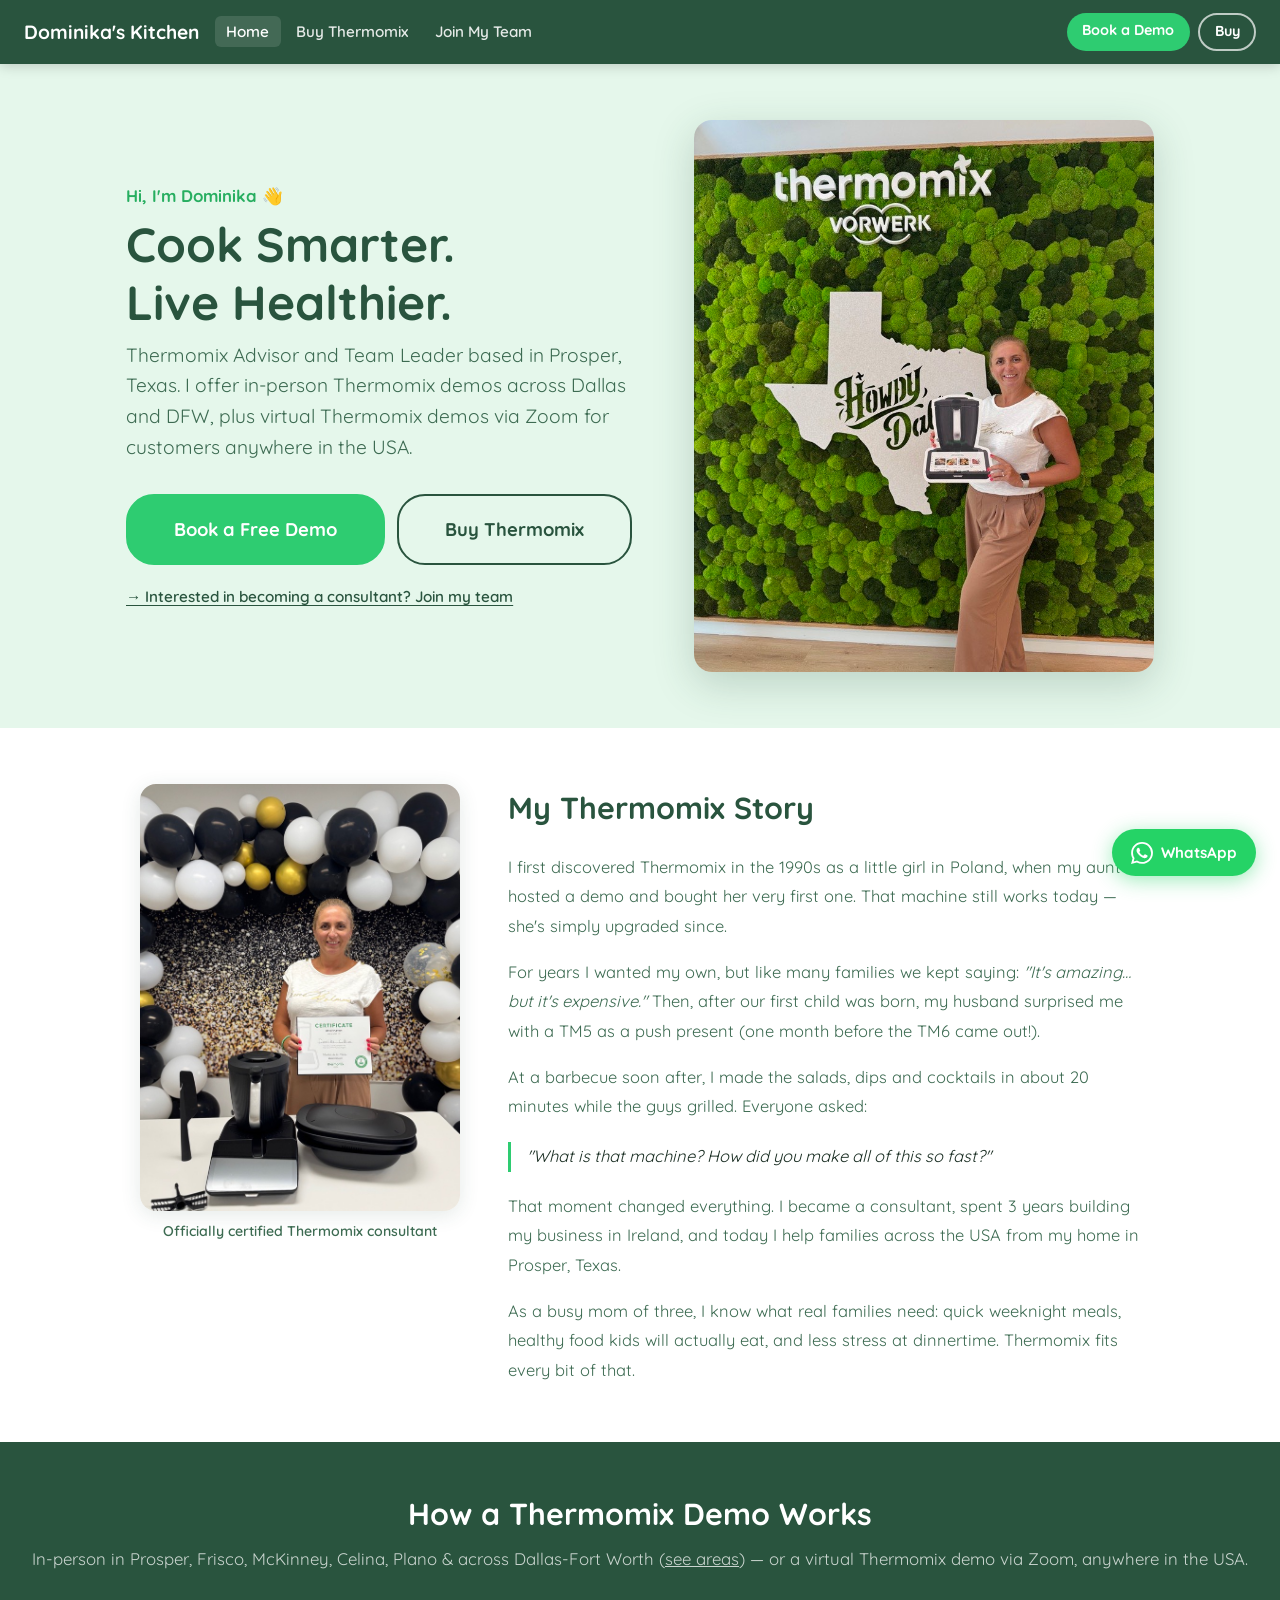
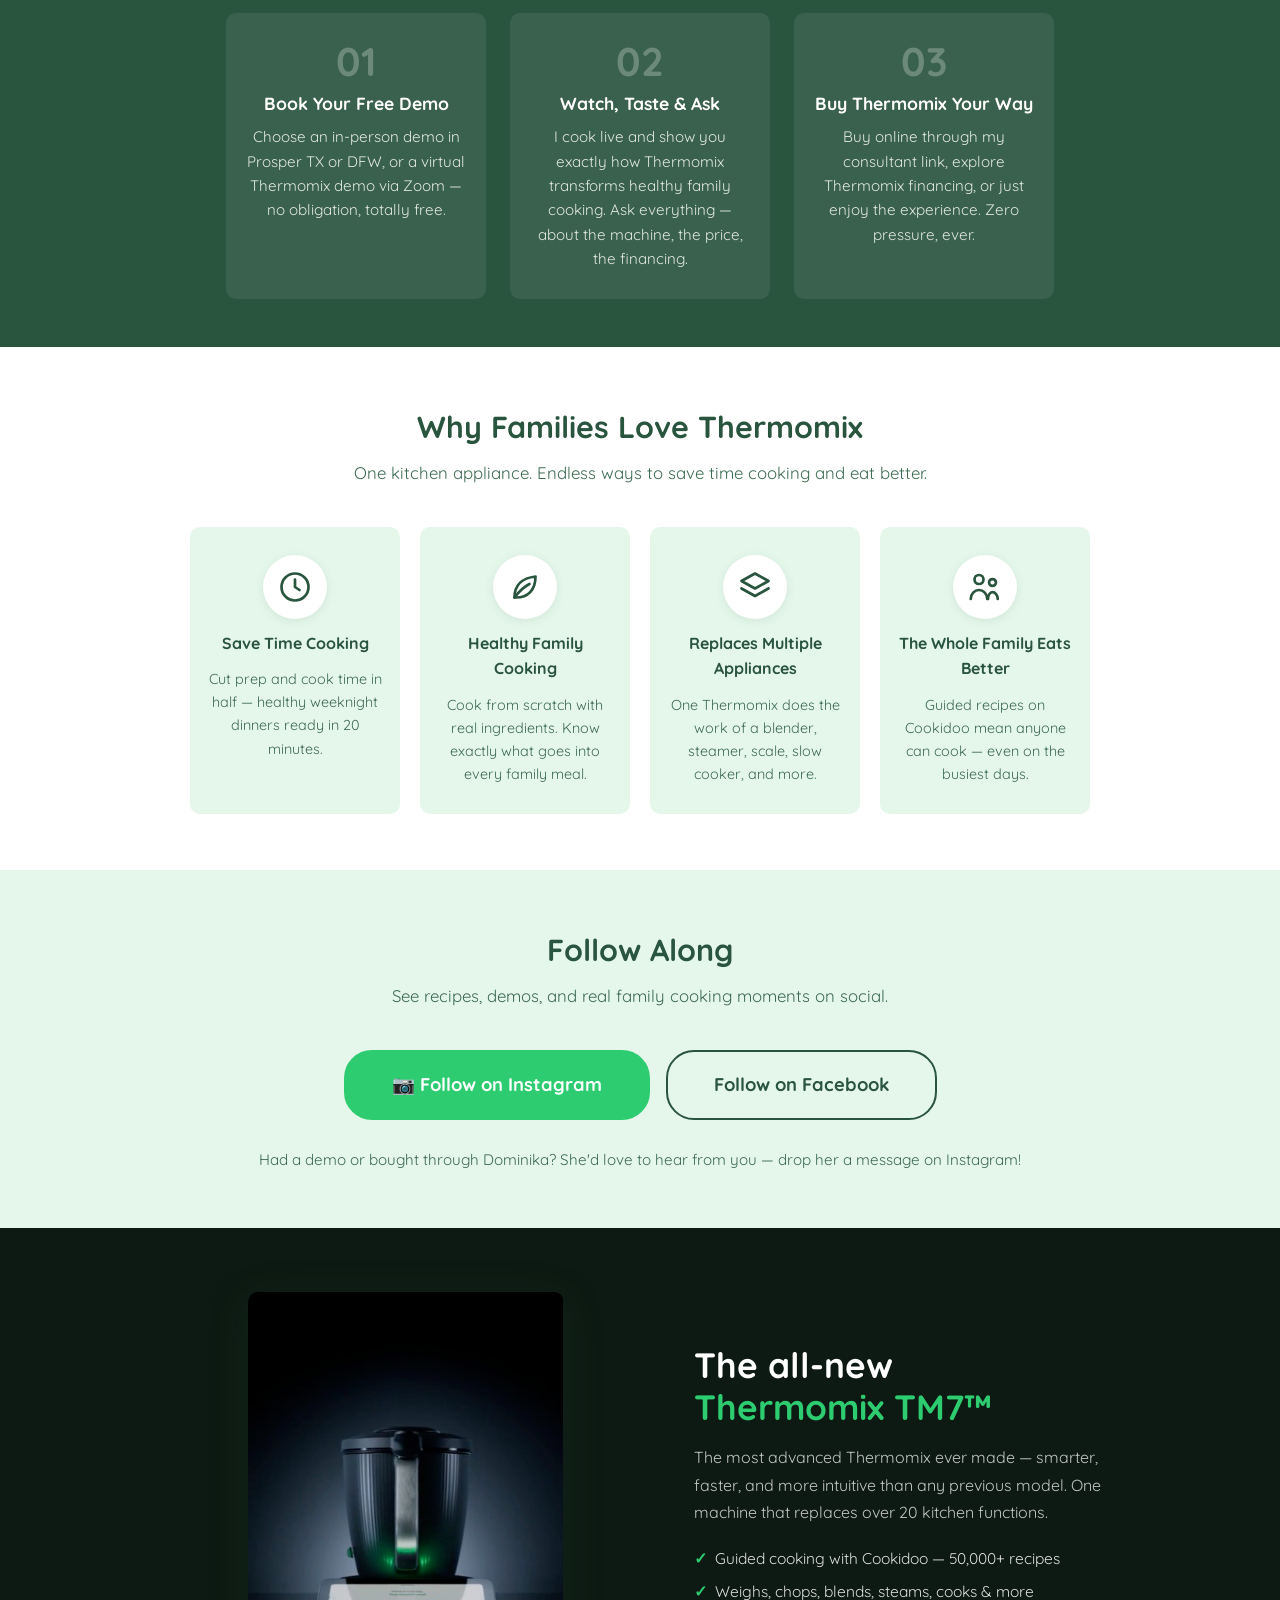
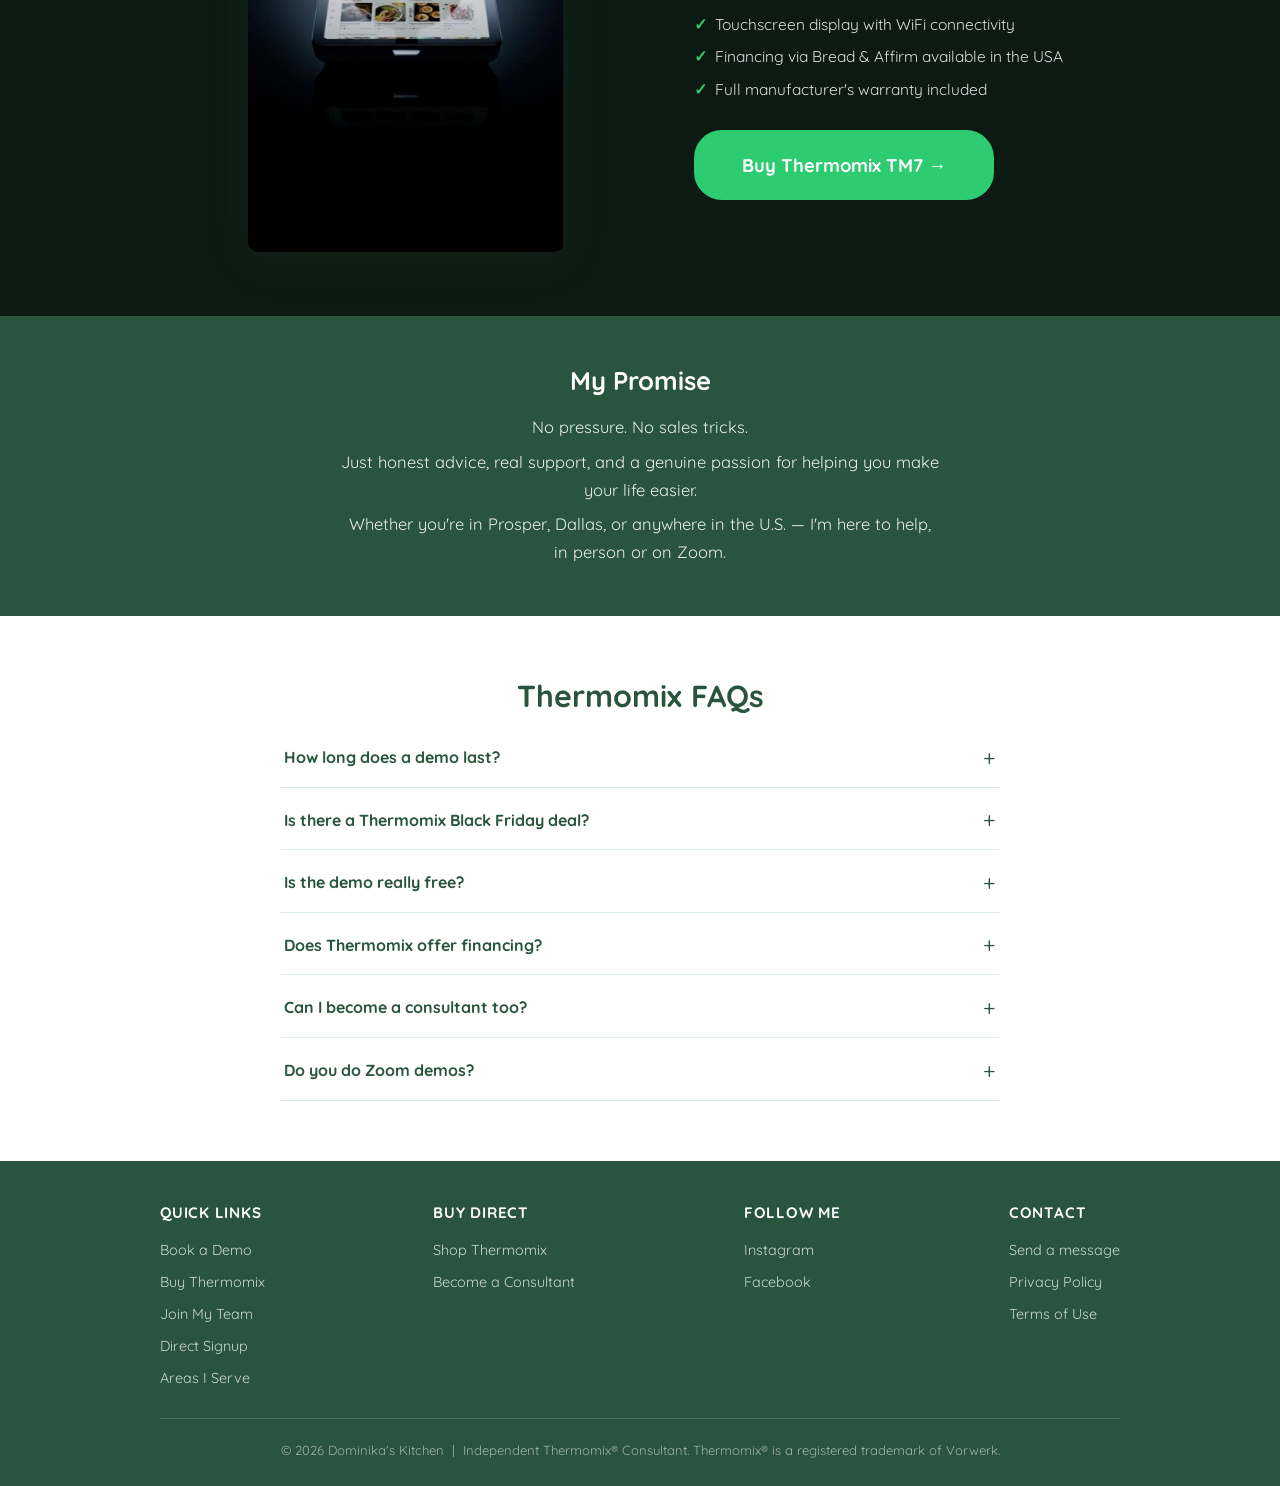
<file: index.html>
<!DOCTYPE html>
<html lang="en">
<head>
  <meta charset="UTF-8">
  <meta name="viewport" content="width=device-width, initial-scale=1">
  <title>Thermomix Advisor in Prosper TX &amp; Dallas | Free Demo | Dominika's Kitchen</title>
  <meta name="description" content="Looking for a Thermomix demo near you? Book a free in-person or virtual Thermomix demo with Dominika — Thermomix consultant based in Prosper, TX, serving Dallas, DFW, and all of the USA via Zoom.">
  <link rel="canonical" href="https://dominikas-kitchen.com/">

  <!-- Open Graph -->
  <meta property="og:type" content="website">
  <meta property="og:url" content="https://dominikas-kitchen.com/">
  <meta property="og:title" content="Dominika's Kitchen | Thermomix Advisor in Prosper TX &amp; DFW">
  <meta property="og:description" content="Book a free Thermomix TM7 demo with Dominika — healthy cooking, family dinners, and kitchen appliance expert. Serving Prosper, Dallas, DFW, and nationwide via Zoom.">
  <meta property="og:image" content="https://dominikas-kitchen.com/img1.jpg">
  <meta property="og:site_name" content="Dominika's Kitchen">
  <meta property="og:locale" content="en_US">

  <!-- Twitter Card -->
  <meta name="twitter:card" content="summary_large_image">
  <meta name="twitter:title" content="Dominika's Kitchen | Thermomix Advisor Prosper TX &amp; DFW">
  <meta name="twitter:description" content="Book a free Thermomix TM7 demo with Dominika — healthy cooking, family dinners, and kitchen appliance expert in Dallas-Fort Worth.">
  <meta name="twitter:image" content="https://dominikas-kitchen.com/img1.jpg">

  <!-- Structured Data -->
  <script type="application/ld+json">
  {
    "@context": "https://schema.org",
    "@graph": [
      {
        "@type": "LocalBusiness",
        "name": "Dominika's Kitchen",
        "description": "Independent Thermomix Advisor and Team Leader offering free TM7 and TM6 cooking demos, healthy family recipes, Thermomix sales, and consultant training in Prosper TX, Dallas-Fort Worth, and nationwide via Zoom.",
        "url": "https://dominikas-kitchen.com/",
        "image": "https://dominikas-kitchen.com/img1.jpg",
        "address": {
          "@type": "PostalAddress",
          "addressLocality": "Prosper",
          "addressRegion": "TX",
          "postalCode": "75078",
          "addressCountry": "US"
        },
        "areaServed": [
          "Prosper, TX", "Dallas, TX", "Dallas-Fort Worth", "Frisco, TX",
          "Plano, TX", "McKinney, TX", "Celina, TX", "Allen, TX", "Texas", "United States"
        ],
        "sameAs": [
          "https://www.instagram.com/dominikas_kitchen",
          "https://www.facebook.com/share/1LTe2RwdQE/"
        ],
        "serviceType": ["Thermomix Demo", "Thermomix Sales", "Healthy Cooking Classes", "Consultant Training"]
      },
      {
        "@type": "Person",
        "name": "Dominika Culliton",
        "jobTitle": "Thermomix Team Leader",
        "description": "Thermomix Team Leader based in Prosper, TX, serving DFW and customers across the United States. Specialist in healthy cooking, family meals, TM7 and TM6 demonstrations.",
        "address": {
          "@type": "PostalAddress",
          "addressLocality": "Prosper",
          "addressRegion": "TX",
          "addressCountry": "US"
        },
        "url": "https://dominikas-kitchen.com/",
        "sameAs": [
          "https://www.instagram.com/dominikas_kitchen",
          "https://www.facebook.com/share/1LTe2RwdQE/"
        ]
      }
    ]
  }
  </script>

  <link rel="preconnect" href="https://fonts.googleapis.com">
  <link rel="preconnect" href="https://fonts.gstatic.com" crossorigin>
  <link href="https://fonts.googleapis.com/css2?family=Quicksand:wght@400;500;600;700&display=swap" rel="stylesheet">
  <link rel="stylesheet" href="styles.css">

  <!-- Google tag (gtag.js) -->
  <script async src="https://www.googletagmanager.com/gtag/js?id=G-20V0VRV7GB"></script>
  <script>
    window.dataLayer = window.dataLayer || [];
    function gtag(){dataLayer.push(arguments);}
    gtag('js', new Date());
    gtag('config', 'G-20V0VRV7GB');
  </script>
</head>
<body>

  <!-- ===== STICKY NAV ===== -->
  <nav class="site-nav">
    <a class="nav-logo" href="index.html">Dominika's Kitchen</a>

    <input type="checkbox" id="nav-toggle" class="nav-toggle">
    <label for="nav-toggle" class="nav-hamburger" aria-label="Toggle menu">&#9776;</label>

    <div class="nav-menu">
      <ul class="nav-links">
        <li><a href="index.html" class="active">Home</a></li>
        <li><a href="buy.html">Buy Thermomix</a></li>
        <li><a href="join-team.html">Join My Team</a></li>
      </ul>
      <div class="nav-cta">
        <a href="book-demo.html" class="btn-primary">Book a Demo</a>
        <a href="buy.html" class="btn-outline">Buy</a>
      </div>
    </div>
  </nav>

  <!-- ===== HERO ===== -->
  <section class="hero hero-split">
    <div class="hero-photo">
      <img src="dominika-dallas.jpg" width="1000" height="750" fetchpriority="high" alt="Dominika Culliton holding a Thermomix TM7 in front of the Thermomix Howdy Dallas wall — Thermomix Advisor in Prosper, TX serving DFW and the USA">
    </div>
    <div class="hero-copy">
    <p class="hero-hello">Hi, I'm Dominika &#128075;</p>
    <h1>Cook Smarter.<br>Live Healthier.</h1>
    <p class="hero-sub">Thermomix Advisor and Team Leader based in Prosper, Texas. I offer in-person Thermomix demos across Dallas and DFW, plus virtual Thermomix demos via Zoom for customers anywhere in the USA.</p>
    <div class="hero-btns">
      <a href="book-demo.html" class="btn btn-green btn-lg">Book a Free Demo</a>
      <a href="buy.html" class="btn btn-green-outline btn-lg">Buy Thermomix</a>
    </div>
    <div class="hero-secondary">
      <a href="join-team.html">&#8594; Interested in becoming a consultant? Join my team</a>
    </div>
    </div>
  </section>

  <!-- ===== NOVEMBER OFFER (hidden automatically by offer.js after Nov 30) ===== -->
  <section class="offer-section" id="november-offer" data-offer="nov-2026">
    <p class="offer-eyebrow">Black Friday Deal &middot; November 1&ndash;30, 2026</p>
    <h2>Get a 2nd Mixing Bowl for Just $100 &mdash; Save $199</h2>
    <p>Order a Thermomix&reg; TM7&trade; ($1,699) this November and add a second Mixing Bowl for only $100 more. Cook two dishes back-to-back without washing up in between &mdash; perfect for holiday hosting.</p>
    <ul class="offer-points">
      <li>&#10003; 2nd TM7 Mixing Bowl for $100 (normally $299)</li>
      <li>&#10003; 0% APR financing on 3, 6, 12 &amp; 18-month plans*</li>
      <li>&#10003; Personal onboarding &amp; support from Dominika</li>
    </ul>
    <div class="hero-btns">
      <a href="https://shop.thermomix.com/consultant/104720" target="_blank" rel="noopener" class="btn btn-green btn-lg">Claim the Offer &#8594;</a>
      <a href="book-demo.html" class="btn btn-green-outline btn-lg">Book a Demo First</a>
    </div>
    <p class="offer-terms">Offer valid Nov 1, 2026 6:00am PT &ndash; Nov 30, 2026 11:59pm PT or while supplies last. Cannot be combined with other promotions. *0% APR for those who qualify, subject to credit approval. Full terms on thermomix.com.</p>
  </section>

  <!-- ===== MY STORY ===== -->
  <section class="story-strip">
    <div class="story-wrap story-split">
      <figure class="story-photo">
        <img src="dominika-certificate.jpg" width="675" height="900" loading="lazy" alt="Dominika Culliton holding her official Thermomix consultant certificate next to a Thermomix TM7">
        <figcaption>Officially certified Thermomix consultant</figcaption>
      </figure>
      <div class="story-text">
      <h2 class="section-title">My Thermomix Story</h2>
      <div class="story-body">
        <p>I first discovered Thermomix in the 1990s as a little girl in Poland, when my aunt hosted a demo and bought her very first one. That machine still works today &mdash; she's simply upgraded since.</p>
        <p>For years I wanted my own, but like many families we kept saying: <em>"It's amazing&hellip; but it's expensive."</em> Then, after our first child was born, my husband surprised me with a TM5 as a push present (one month before the TM6 came out!).</p>
        <p>At a barbecue soon after, I made the salads, dips and cocktails in about 20 minutes while the guys grilled. Everyone asked:</p>
        <blockquote>"What is that machine? How did you make all of this so fast?"</blockquote>
        <p>That moment changed everything. I became a consultant, spent 3 years building my business in Ireland, and today I help families across the USA from my home in Prosper, Texas.</p>
        <p>As a busy mom of three, I know what real families need: quick weeknight meals, healthy food kids will actually eat, and less stress at dinnertime. Thermomix fits every bit of that.</p>
      </div>
      </div>
    </div>
  </section>

  <!-- ===== HOW IT WORKS ===== -->
  <section class="steps-strip">
    <h2 class="section-title">How a Thermomix Demo Works</h2>
    <p class="section-sub">In-person in Prosper, Frisco, McKinney, Celina, Plano &amp; across Dallas-Fort Worth (<a href="areas.html" style="text-decoration:underline;">see areas</a>) — or a virtual Thermomix demo via Zoom, anywhere in the USA.</p>
    <div class="steps-grid">
      <div class="step-card">
        <div class="step-num">01</div>
        <h3>Book Your Free Demo</h3>
        <p>Choose an in-person demo in Prosper TX or DFW, or a virtual Thermomix demo via Zoom — no obligation, totally free.</p>
      </div>
      <div class="step-card">
        <div class="step-num">02</div>
        <h3>Watch, Taste &amp; Ask</h3>
        <p>I cook live and show you exactly how Thermomix transforms healthy family cooking. Ask everything — about the machine, the price, the financing.</p>
      </div>
      <div class="step-card">
        <div class="step-num">03</div>
        <h3>Buy Thermomix Your Way</h3>
        <p>Buy online through my consultant link, explore Thermomix financing, or just enjoy the experience. Zero pressure, ever.</p>
      </div>
    </div>
  </section>

  <!-- ===== BENEFITS ===== -->
  <section class="benefits-strip">
    <h2 class="section-title">Why Families Love Thermomix</h2>
    <p class="section-sub">One kitchen appliance. Endless ways to save time cooking and eat better.</p>
    <div class="benefits-grid">
      <div class="benefit-tile">
        <div class="benefit-icon"><svg viewBox="0 0 24 24" width="36" height="36" fill="none" stroke="currentColor" stroke-width="1.8" stroke-linecap="round" stroke-linejoin="round" aria-hidden="true"><circle cx="12" cy="12" r="9"/><path d="M12 7v5l3 2"/></svg></div>
        <h3>Save Time Cooking</h3>
        <p>Cut prep and cook time in half — healthy weeknight dinners ready in 20 minutes.</p>
      </div>
      <div class="benefit-tile">
        <div class="benefit-icon"><svg viewBox="0 0 24 24" width="36" height="36" fill="none" stroke="currentColor" stroke-width="1.8" stroke-linecap="round" stroke-linejoin="round" aria-hidden="true"><path d="M5 19c0-8 5-13 14-14 0 9-5 14-13 14"/><path d="M5 19c3-4 6-7 10-9"/></svg></div>
        <h3>Healthy Family Cooking</h3>
        <p>Cook from scratch with real ingredients. Know exactly what goes into every family meal.</p>
      </div>
      <div class="benefit-tile">
        <div class="benefit-icon"><svg viewBox="0 0 24 24" width="36" height="36" fill="none" stroke="currentColor" stroke-width="1.8" stroke-linecap="round" stroke-linejoin="round" aria-hidden="true"><path d="M12 3l9 5-9 5-9-5 9-5z"/><path d="M3 13l9 5 9-5"/></svg></div>
        <h3>Replaces Multiple Appliances</h3>
        <p>One Thermomix does the work of a blender, steamer, scale, slow cooker, and more.</p>
      </div>
      <div class="benefit-tile">
        <div class="benefit-icon"><svg viewBox="0 0 24 24" width="36" height="36" fill="none" stroke="currentColor" stroke-width="1.8" stroke-linecap="round" stroke-linejoin="round" aria-hidden="true"><circle cx="8" cy="7" r="3"/><circle cx="17" cy="9" r="2.3"/><path d="M2.5 20c0-3.3 2.5-6 5.5-6s5.5 2.7 5.5 6"/><path d="M14 20c0-2.5 1.3-4.6 3-4.6s3.5 2 3.5 4.6"/></svg></div>
        <h3>The Whole Family Eats Better</h3>
        <p>Guided recipes on Cookidoo mean anyone can cook — even on the busiest days.</p>
      </div>
    </div>
  </section>

  <!-- ===== SOCIAL PROOF ===== -->
  <section class="testimonials-strip">
    <h2 class="section-title">Follow Along</h2>
    <p class="section-sub">See recipes, demos, and real family cooking moments on social.</p>
    <div style="display:flex;flex-wrap:wrap;gap:1rem;justify-content:center;margin-top:0.5rem;">
      <a href="https://www.instagram.com/dominikas_kitchen?igsh=MXEwbjd0YnpvM283cw%3D%3D&utm_source=qr"
         target="_blank" rel="noopener" class="btn btn-green btn-lg">
        &#128247; Follow on Instagram
      </a>
      <a href="https://www.facebook.com/share/1LTe2RwdQE/?mibextid=wwXIfr"
         target="_blank" rel="noopener" class="btn btn-green-outline btn-lg">
        Follow on Facebook
      </a>
    </div>
    <p style="margin-top:1.75rem;font-size:0.95rem;color:var(--text-mid);">
      Had a demo or bought through Dominika? She'd love to hear from you — drop her a message on Instagram!
    </p>
  </section>

  <!-- ===== TM7 PRODUCT SECTION ===== -->
  <section class="tm7-section">
    <div class="tm7-image tm7-video">
      <video class="video-player" autoplay muted loop playsinline preload="metadata" poster="video-poster.jpg" aria-label="The all-new Thermomix TM7 in action">
        <source src="demo-video.mp4#t=4" type="video/mp4">
      </video>
    </div>
    <div class="tm7-text">
      <h2>The all-new<br><span>Thermomix TM7™</span></h2>
      <p>The most advanced Thermomix ever made — smarter, faster, and more intuitive than any previous model. One machine that replaces over 20 kitchen functions.</p>
      <ul>
        <li>Guided cooking with Cookidoo — 50,000+ recipes</li>
        <li>Weighs, chops, blends, steams, cooks &amp; more</li>
        <li>Touchscreen display with WiFi connectivity</li>
        <li>Financing via Bread &amp; Affirm available in the USA</li>
        <li>Full manufacturer's warranty included</li>
      </ul>
      <a href="buy.html" class="btn btn-green btn-lg">Buy Thermomix TM7 →</a>
    </div>
  </section>

  <!-- ===== MY PROMISE ===== -->
  <section class="promise-strip">
    <h2>My Promise</h2>
    <p>No pressure. No sales tricks.</p>
    <p>Just honest advice, real support, and a genuine passion for helping you make your life easier.</p>
    <p>Whether you're in Prosper, Dallas, or anywhere in the U.S. — I'm here to help, in person or on Zoom.</p>
  </section>

  <!-- ===== FAQ ===== -->
  <section class="faq-strip">
    <h2 class="section-title">Thermomix FAQs</h2>
    <div class="faq-wrap">

      <details class="faq-item">
        <summary>How long does a demo last?</summary>
        <div class="faq-answer">
          Most demos run about 60–90 minutes. We cook a couple of dishes together, I walk you through the features, and you get to ask as many questions as you like. No rush, no pressure.
        </div>
      </details>

      <details class="faq-item">
        <summary>Is there a Thermomix Black Friday deal?</summary>
        <div class="faq-answer">
          Yes! From November 1&ndash;30, 2026, when you order a Thermomix TM7 you can add a second Mixing Bowl for just $100 (a $199 saving), plus 0% APR financing for up to 18 months for those who qualify. <a href="buy.html#november-offer" style="color:var(--green-dark);font-weight:600;">See the November offer</a>.
        </div>
      </details>

      <details class="faq-item">
        <summary>Is the demo really free?</summary>
        <div class="faq-answer">
          Absolutely. There is zero cost and zero obligation. I love showing off Thermomix — whether you buy or not, I hope you leave inspired!
        </div>
      </details>

      <details class="faq-item">
        <summary>Does Thermomix offer financing?</summary>
        <div class="faq-answer">
          Yes! Thermomix partners with third-party financing providers <strong>Bread</strong> and <strong>Affirm</strong> to offer flexible payment plans, so you can spread the cost comfortably. Options are shown at checkout on the official Thermomix site. <strong>Through November 30, 2026, 0% APR is available on 3, 6, 12 and 18-month plans</strong> for those who qualify. Ask me during your demo and I'll walk you through it.
        </div>
      </details>

      <details class="faq-item">
        <summary>Can I become a consultant too?</summary>
        <div class="faq-answer">
          Yes, and I'd love to have you on my team! Visit the <a href="join-team.html" style="color:var(--green-dark);font-weight:600;">Join My Team</a> page to learn more about the opportunity and how I support every person I bring on board.
        </div>
      </details>

      <details class="faq-item">
        <summary>Do you do Zoom demos?</summary>
        <div class="faq-answer">
          Yes! Zoom demos are a great option if you're not local or prefer to watch from home. They're just as interactive — and I'll still be cooking live on camera.
        </div>
      </details>

    </div>
  </section>

  <!-- ===== FOOTER ===== -->
  <footer class="site-footer">
    <div class="footer-grid">
      <div class="footer-col">
        <h4>Quick Links</h4>
        <ul>
          <li><a href="book-demo.html">Book a Demo</a></li>
          <li><a href="buy.html">Buy Thermomix</a></li>
          <li><a href="join-team.html">Join My Team</a></li>
          <li><a href="direct-signup.html">Direct Signup</a></li>
          <li><a href="areas.html">Areas I Serve</a></li>
        </ul>
      </div>
      <div class="footer-col">
        <h4>Buy Direct</h4>
        <ul>
          <li><a href="https://shop.thermomix.com/consultant/104720" target="_blank" rel="noopener">Shop Thermomix</a></li>
          <li><a href="https://register.thermomix.com/104720" target="_blank" rel="noopener">Become a Consultant</a></li>
        </ul>
      </div>
      <div class="footer-col">
        <h4>Follow Me</h4>
        <ul>
          <li><a href="https://www.instagram.com/dominikas_kitchen?igsh=MXEwbjd0YnpvM283cw%3D%3D&utm_source=qr" target="_blank" rel="noopener">Instagram</a></li>
          <li><a href="https://www.facebook.com/share/1LTe2RwdQE/?mibextid=wwXIfr" target="_blank" rel="noopener">Facebook</a></li>
        </ul>
      </div>
      <div class="footer-col">
        <h4>Contact</h4>
        <ul>
          <li><a href="book-demo.html">Send a message</a></li>
          <li><a href="privacy.html">Privacy Policy</a></li>
          <li><a href="terms.html">Terms of Use</a></li>
        </ul>
      </div>
    </div>
    <div class="footer-bottom">
      <p>&copy; 2026 Dominika's Kitchen &nbsp;|&nbsp; Independent Thermomix&reg; Consultant. Thermomix&reg; is a registered trademark of Vorwerk.</p>
    </div>
  </footer>

  <a href="https://wa.me/19452746679" class="whatsapp-float" target="_blank" rel="noopener" aria-label="Chat with Dominika on WhatsApp">
    <svg xmlns="http://www.w3.org/2000/svg" width="22" height="22" viewBox="0 0 24 24" fill="white"><path d="M17.472 14.382c-.297-.149-1.758-.867-2.03-.967-.273-.099-.471-.148-.67.15-.197.297-.767.966-.94 1.164-.173.199-.347.223-.644.075-.297-.15-1.255-.463-2.39-1.475-.883-.788-1.48-1.761-1.653-2.059-.173-.297-.018-.458.13-.606.134-.133.298-.347.446-.52.149-.174.198-.298.298-.497.099-.198.05-.371-.025-.52-.075-.149-.669-1.612-.916-2.207-.242-.579-.487-.5-.669-.51-.173-.008-.371-.01-.57-.01-.198 0-.52.074-.792.372-.272.297-1.04 1.016-1.04 2.479 0 1.462 1.065 2.875 1.213 3.074.149.198 2.096 3.2 5.077 4.487.709.306 1.262.489 1.694.625.712.227 1.36.195 1.871.118.571-.085 1.758-.719 2.006-1.413.248-.694.248-1.289.173-1.413-.074-.124-.272-.198-.57-.347m-5.421 7.403h-.004a9.87 9.87 0 01-5.031-1.378l-.361-.214-3.741.982.998-3.648-.235-.374a9.86 9.86 0 01-1.51-5.26c.001-5.45 4.436-9.884 9.888-9.884 2.64 0 5.122 1.03 6.988 2.898a9.825 9.825 0 012.893 6.994c-.003 5.45-4.437 9.884-9.885 9.884m8.413-18.297A11.815 11.815 0 0012.05 0C5.495 0 .16 5.335.157 11.892c0 2.096.547 4.142 1.588 5.945L.057 24l6.305-1.654a11.882 11.882 0 005.683 1.448h.005c6.554 0 11.89-5.335 11.893-11.893a11.821 11.821 0 00-3.48-8.413z"/></svg>
    <span>WhatsApp</span>
  </a>
  <script src="offer.js" defer></script>
</body>
</html>
</file>
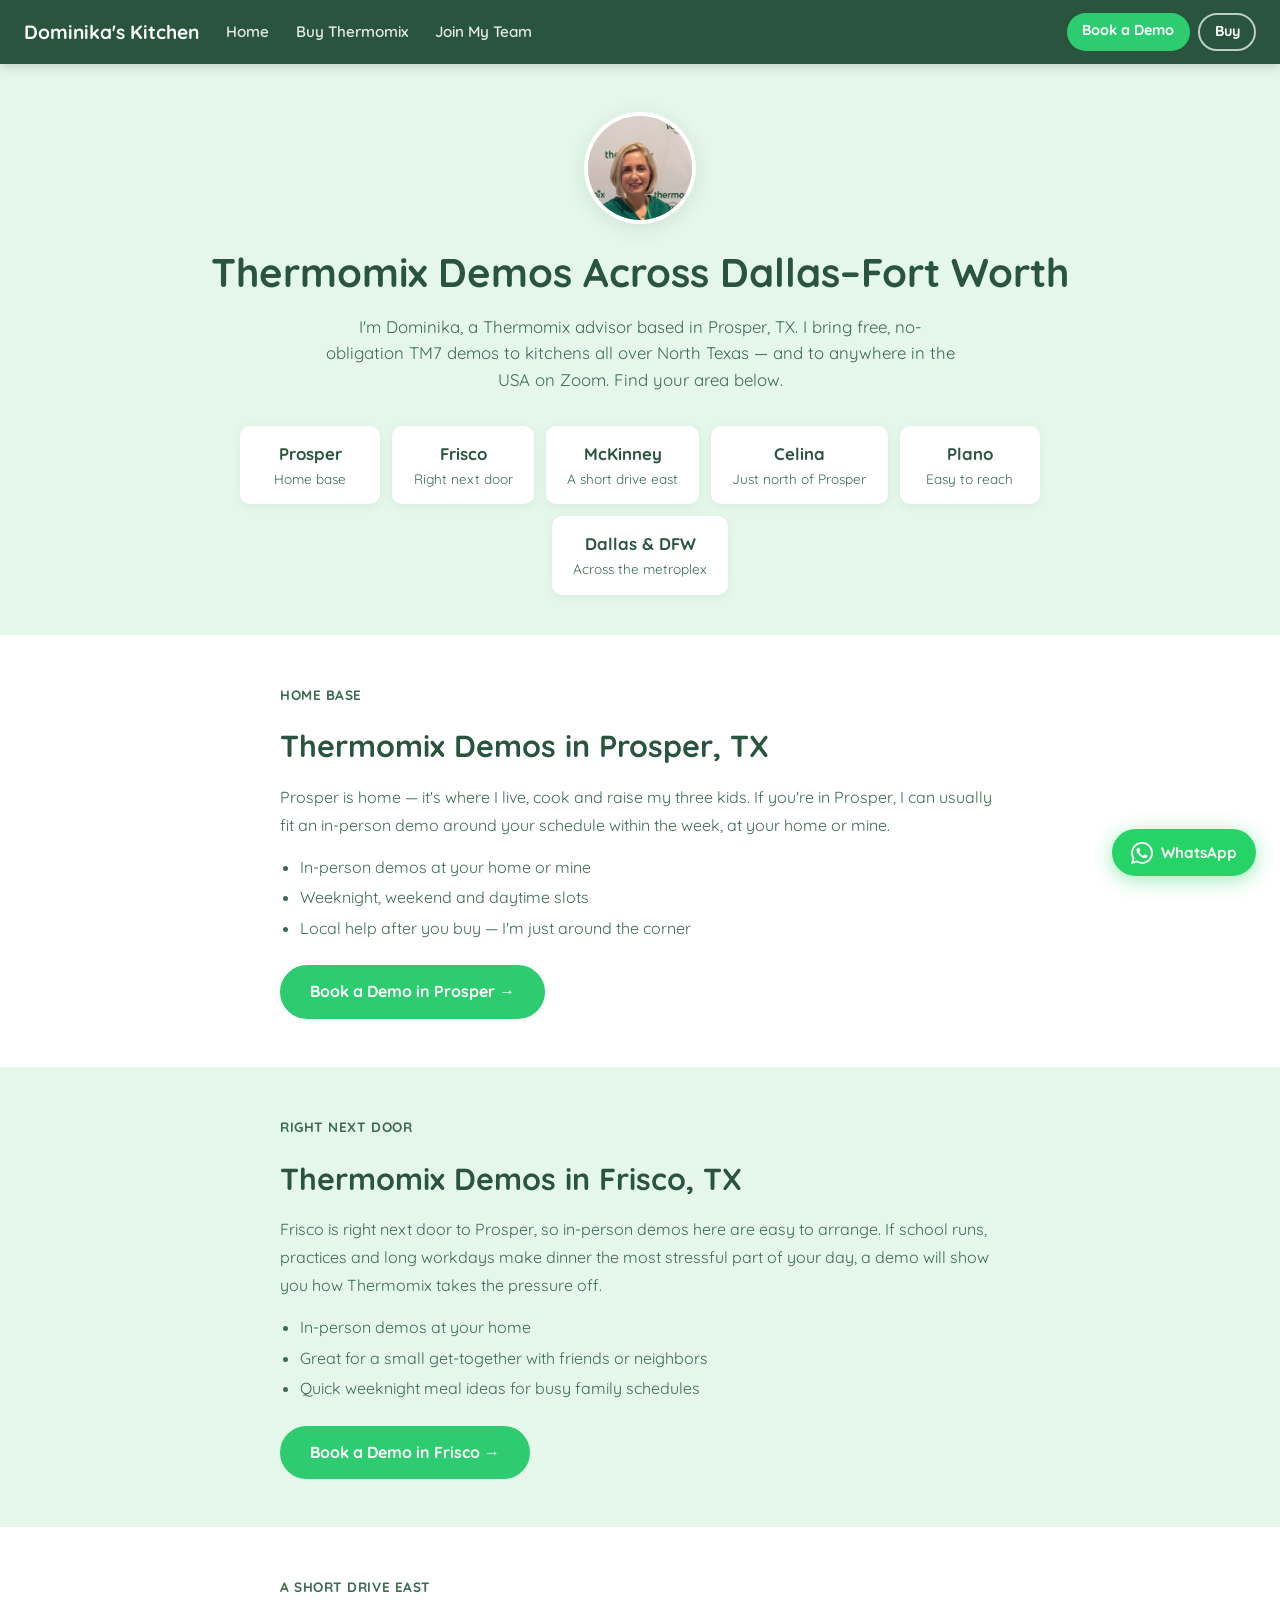
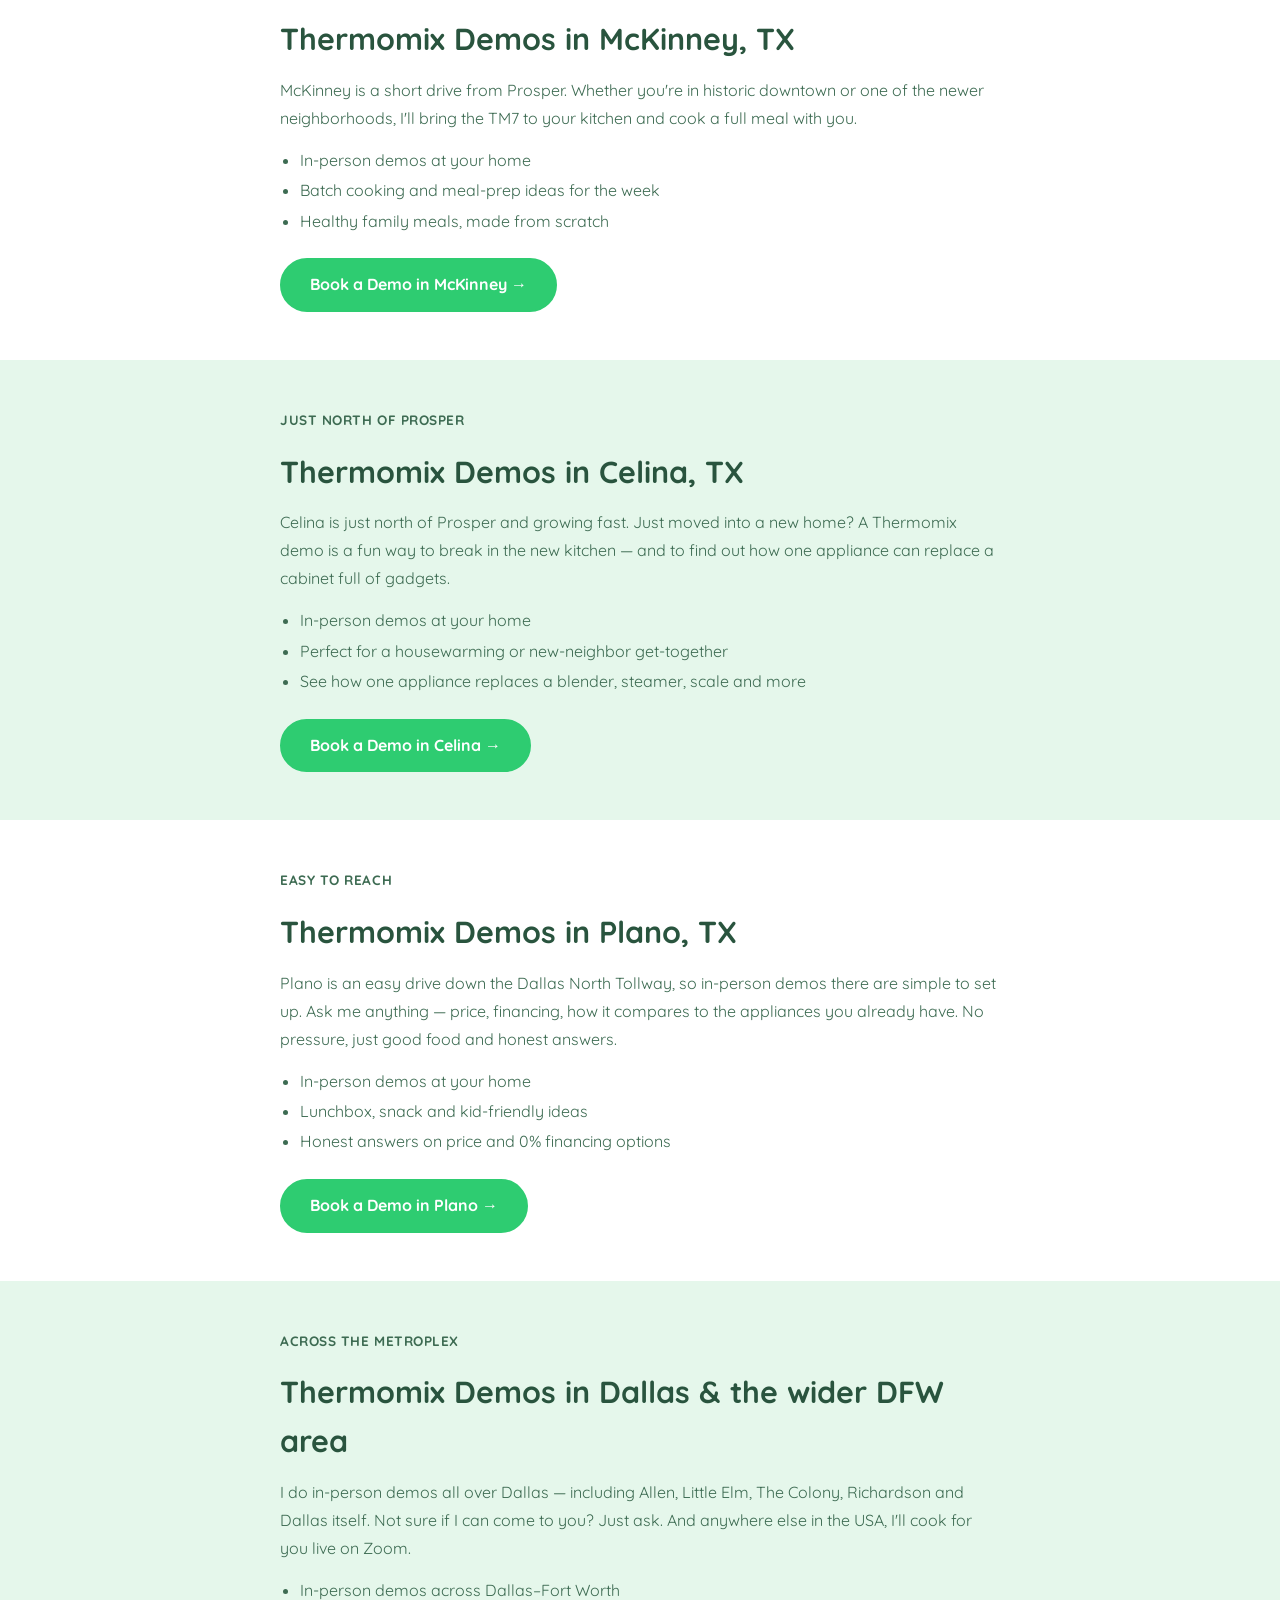
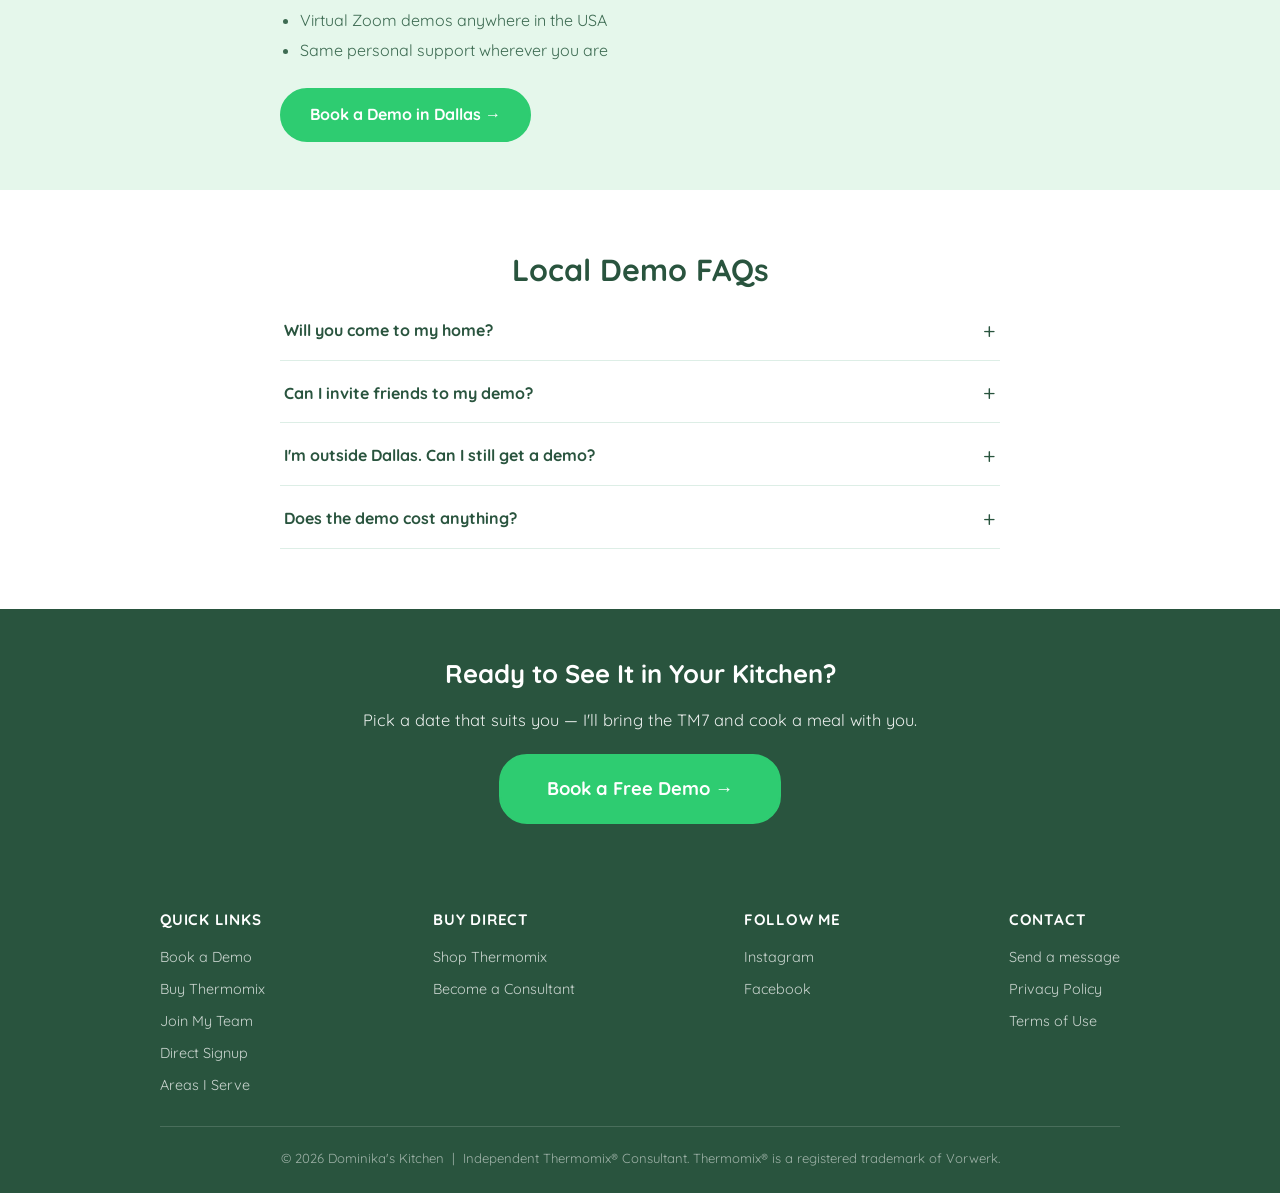
<file: areas.html>
<!DOCTYPE html>
<html lang="en">
<head>
  <meta charset="UTF-8">
  <meta name="viewport" content="width=device-width, initial-scale=1">
  <title>Thermomix Demo Near Me | Prosper, Frisco, McKinney, Celina &amp; Plano TX</title>
  <meta name="description" content="Free in-person Thermomix TM7 demos in Prosper, Frisco, McKinney, Celina, Plano and across Dallas–Fort Worth with Dominika, your local Thermomix advisor. Zoom demos USA-wide.">
  <link rel="canonical" href="https://dominikas-kitchen.com/areas.html">

  <!-- Open Graph -->
  <meta property="og:type" content="website">
  <meta property="og:url" content="https://dominikas-kitchen.com/areas.html">
  <meta property="og:title" content="Thermomix Demos Across Dallas–Fort Worth | Dominika's Kitchen">
  <meta property="og:description" content="Free in-person Thermomix TM7 demos in Prosper, Frisco, McKinney, Celina, Plano and across Dallas–Fort Worth with Dominika, your local Thermomix advisor. Zoom demos USA-wide.">
  <meta property="og:image" content="https://dominikas-kitchen.com/img1.jpg">
  <meta property="og:site_name" content="Dominika's Kitchen">
  <meta property="og:locale" content="en_US">

  <!-- Structured Data -->
  <script type="application/ld+json">
{
  "@context": "https://schema.org",
  "@type": "Service",
  "name": "Free Thermomix TM7 Demo",
  "serviceType": "Thermomix Demo",
  "provider": {
    "@type": "LocalBusiness",
    "name": "Dominika's Kitchen",
    "url": "https://dominikas-kitchen.com/",
    "address": {
      "@type": "PostalAddress",
      "addressLocality": "Prosper",
      "addressRegion": "TX",
      "postalCode": "75078",
      "addressCountry": "US"
    }
  },
  "areaServed": [
    {
      "@type": "City",
      "name": "Prosper, TX"
    },
    {
      "@type": "City",
      "name": "Frisco, TX"
    },
    {
      "@type": "City",
      "name": "McKinney, TX"
    },
    {
      "@type": "City",
      "name": "Celina, TX"
    },
    {
      "@type": "City",
      "name": "Plano, TX"
    },
    {
      "@type": "City",
      "name": "Dallas, TX"
    },
    {
      "@type": "City",
      "name": "Allen, TX"
    },
    {
      "@type": "City",
      "name": "Little Elm, TX"
    },
    {
      "@type": "Country",
      "name": "United States"
    }
  ],
  "offers": {
    "@type": "Offer",
    "price": "0",
    "priceCurrency": "USD",
    "description": "Free, no-obligation in-person or Zoom demo"
  }
}
  </script>

  <link rel="preconnect" href="https://fonts.googleapis.com">
  <link rel="preconnect" href="https://fonts.gstatic.com" crossorigin>
  <link href="https://fonts.googleapis.com/css2?family=Quicksand:wght@400;500;600;700&display=swap" rel="stylesheet">
  <link rel="stylesheet" href="styles.css">

  <!-- Google tag (gtag.js) -->
  <script async src="https://www.googletagmanager.com/gtag/js?id=G-20V0VRV7GB"></script>
  <script>
    window.dataLayer = window.dataLayer || [];
    function gtag(){dataLayer.push(arguments);}
    gtag('js', new Date());
    gtag('config', 'G-20V0VRV7GB');
  </script>
</head>
<body>

  <!-- ===== STICKY NAV ===== -->
  <nav class="site-nav">
    <a class="nav-logo" href="index.html">Dominika's Kitchen</a>

    <input type="checkbox" id="nav-toggle" class="nav-toggle">
    <label for="nav-toggle" class="nav-hamburger" aria-label="Toggle menu">&#9776;</label>

    <div class="nav-menu">
      <ul class="nav-links">
        <li><a href="index.html">Home</a></li>
        <li><a href="buy.html">Buy Thermomix</a></li>
        <li><a href="join-team.html">Join My Team</a></li>
      </ul>
      <div class="nav-cta">
        <a href="book-demo.html" class="btn-primary">Book a Demo</a>
        <a href="buy.html" class="btn-outline">Buy</a>
      </div>
    </div>
  </nav>

  <!-- ===== PAGE HERO ===== -->
  <div class="page-hero">
    <img class="hero-avatar" src="dominika-avatar.jpg" width="120" height="120" alt="Dominika Culliton, Thermomix Advisor in Prosper, TX">
    <h1>Thermomix Demos Across Dallas&ndash;Fort Worth</h1>
    <p>I'm Dominika, a Thermomix advisor based in Prosper, TX. I bring free, no-obligation TM7 demos to kitchens all over North Texas &mdash; and to anywhere in the USA on Zoom. Find your area below.</p>
    <nav class="area-cards" aria-label="Areas served">
      <a class="area-card" href="#prosper"><strong>Prosper</strong><span>Home base</span></a>
      <a class="area-card" href="#frisco"><strong>Frisco</strong><span>Right next door</span></a>
      <a class="area-card" href="#mckinney"><strong>McKinney</strong><span>A short drive east</span></a>
      <a class="area-card" href="#celina"><strong>Celina</strong><span>Just north of Prosper</span></a>
      <a class="area-card" href="#plano"><strong>Plano</strong><span>Easy to reach</span></a>
      <a class="area-card" href="#dallas"><strong>Dallas &amp; DFW</strong><span>Across the metroplex</span></a>
    </nav>
  </div>

  <section class="area-section" id="prosper">
    <div class="area-wrap">
      <p class="area-tag">Home base</p>
      <h2>Thermomix Demos in Prosper, TX</h2>
      <p>Prosper is home &mdash; it's where I live, cook and raise my three kids. If you're in Prosper, I can usually fit an in-person demo around your schedule within the week, at your home or mine.</p>
      <ul>
          <li>In-person demos at your home or mine</li>
          <li>Weeknight, weekend and daytime slots</li>
          <li>Local help after you buy &mdash; I'm just around the corner</li>
      </ul>
      <a href="book-demo.html?city=Prosper" class="btn btn-green">Book a Demo in Prosper &#8594;</a>
    </div>
  </section>
  <section class="area-section area-alt" id="frisco">
    <div class="area-wrap">
      <p class="area-tag">Right next door</p>
      <h2>Thermomix Demos in Frisco, TX</h2>
      <p>Frisco is right next door to Prosper, so in-person demos here are easy to arrange. If school runs, practices and long workdays make dinner the most stressful part of your day, a demo will show you how Thermomix takes the pressure off.</p>
      <ul>
          <li>In-person demos at your home</li>
          <li>Great for a small get-together with friends or neighbors</li>
          <li>Quick weeknight meal ideas for busy family schedules</li>
      </ul>
      <a href="book-demo.html?city=Frisco" class="btn btn-green">Book a Demo in Frisco &#8594;</a>
    </div>
  </section>
  <section class="area-section" id="mckinney">
    <div class="area-wrap">
      <p class="area-tag">A short drive east</p>
      <h2>Thermomix Demos in McKinney, TX</h2>
      <p>McKinney is a short drive from Prosper. Whether you're in historic downtown or one of the newer neighborhoods, I'll bring the TM7 to your kitchen and cook a full meal with you.</p>
      <ul>
          <li>In-person demos at your home</li>
          <li>Batch cooking and meal-prep ideas for the week</li>
          <li>Healthy family meals, made from scratch</li>
      </ul>
      <a href="book-demo.html?city=McKinney" class="btn btn-green">Book a Demo in McKinney &#8594;</a>
    </div>
  </section>
  <section class="area-section area-alt" id="celina">
    <div class="area-wrap">
      <p class="area-tag">Just north of Prosper</p>
      <h2>Thermomix Demos in Celina, TX</h2>
      <p>Celina is just north of Prosper and growing fast. Just moved into a new home? A Thermomix demo is a fun way to break in the new kitchen &mdash; and to find out how one appliance can replace a cabinet full of gadgets.</p>
      <ul>
          <li>In-person demos at your home</li>
          <li>Perfect for a housewarming or new-neighbor get-together</li>
          <li>See how one appliance replaces a blender, steamer, scale and more</li>
      </ul>
      <a href="book-demo.html?city=Celina" class="btn btn-green">Book a Demo in Celina &#8594;</a>
    </div>
  </section>
  <section class="area-section" id="plano">
    <div class="area-wrap">
      <p class="area-tag">Easy to reach</p>
      <h2>Thermomix Demos in Plano, TX</h2>
      <p>Plano is an easy drive down the Dallas North Tollway, so in-person demos there are simple to set up. Ask me anything &mdash; price, financing, how it compares to the appliances you already have. No pressure, just good food and honest answers.</p>
      <ul>
          <li>In-person demos at your home</li>
          <li>Lunchbox, snack and kid-friendly ideas</li>
          <li>Honest answers on price and 0% financing options</li>
      </ul>
      <a href="book-demo.html?city=Plano" class="btn btn-green">Book a Demo in Plano &#8594;</a>
    </div>
  </section>
  <section class="area-section area-alt" id="dallas">
    <div class="area-wrap">
      <p class="area-tag">Across the metroplex</p>
      <h2>Thermomix Demos in Dallas &amp; the wider DFW area</h2>
      <p>I do in-person demos all over Dallas &mdash; including Allen, Little Elm, The Colony, Richardson and Dallas itself. Not sure if I can come to you? Just ask. And anywhere else in the USA, I'll cook for you live on Zoom.</p>
      <ul>
          <li>In-person demos across Dallas&ndash;Fort Worth</li>
          <li>Virtual Zoom demos anywhere in the USA</li>
          <li>Same personal support wherever you are</li>
      </ul>
      <a href="book-demo.html?city=Dallas" class="btn btn-green">Book a Demo in Dallas &#8594;</a>
    </div>
  </section>

  <!-- ===== FAQ ===== -->
  <section class="faq-strip">
    <h2 class="section-title">Local Demo FAQs</h2>
    <div class="faq-wrap">
      <details class="faq-item">
        <summary>Will you come to my home?</summary>
        <div class="faq-answer">Yes! I do in-person demos in homes across Prosper, Frisco, McKinney, Celina, Plano and the wider Dallas area. Tell me your city or ZIP when you book and I'll confirm.</div>
      </details>
      <details class="faq-item">
        <summary>Can I invite friends to my demo?</summary>
        <div class="faq-answer">Absolutely &mdash; demos are even more fun with a few friends or neighbors. Just let me know roughly how many people when you book.</div>
      </details>
      <details class="faq-item">
        <summary>I'm outside Dallas. Can I still get a demo?</summary>
        <div class="faq-answer">Yes. I cook live on Zoom for customers anywhere in the USA, and you'll get the same personal support after you buy.</div>
      </details>
      <details class="faq-item">
        <summary>Does the demo cost anything?</summary>
        <div class="faq-answer">No. Demos are completely free with zero obligation to buy.</div>
      </details>
    </div>
  </section>

  <section class="promise-strip">
    <h2>Ready to See It in Your Kitchen?</h2>
    <p>Pick a date that suits you &mdash; I'll bring the TM7 and cook a meal with you.</p>
    <div style="margin-top:1.25rem;"><a href="book-demo.html" class="btn btn-green btn-lg">Book a Free Demo &#8594;</a></div>
  </section>

  <!-- ===== FOOTER ===== -->
  <footer class="site-footer">
    <div class="footer-grid">
      <div class="footer-col">
        <h4>Quick Links</h4>
        <ul>
          <li><a href="book-demo.html">Book a Demo</a></li>
          <li><a href="buy.html">Buy Thermomix</a></li>
          <li><a href="join-team.html">Join My Team</a></li>
          <li><a href="direct-signup.html">Direct Signup</a></li>
          <li><a href="areas.html">Areas I Serve</a></li>
        </ul>
      </div>
      <div class="footer-col">
        <h4>Buy Direct</h4>
        <ul>
          <li><a href="https://shop.thermomix.com/consultant/104720" target="_blank" rel="noopener">Shop Thermomix</a></li>
          <li><a href="https://register.thermomix.com/104720" target="_blank" rel="noopener">Become a Consultant</a></li>
        </ul>
      </div>
      <div class="footer-col">
        <h4>Follow Me</h4>
        <ul>
          <li><a href="https://www.instagram.com/dominikas_kitchen?igsh=MXEwbjd0YnpvM283cw%3D%3D&utm_source=qr" target="_blank" rel="noopener">Instagram</a></li>
          <li><a href="https://www.facebook.com/share/1LTe2RwdQE/?mibextid=wwXIfr" target="_blank" rel="noopener">Facebook</a></li>
        </ul>
      </div>
      <div class="footer-col">
        <h4>Contact</h4>
        <ul>
          <li><a href="book-demo.html">Send a message</a></li>
          <li><a href="privacy.html">Privacy Policy</a></li>
          <li><a href="terms.html">Terms of Use</a></li>
        </ul>
      </div>
    </div>
    <div class="footer-bottom">
      <p>&copy; 2026 Dominika's Kitchen &nbsp;|&nbsp; Independent Thermomix&reg; Consultant. Thermomix&reg; is a registered trademark of Vorwerk.</p>
    </div>
  </footer>

  <a href="https://wa.me/19452746679" class="whatsapp-float" target="_blank" rel="noopener" aria-label="Chat with Dominika on WhatsApp">
    <svg xmlns="http://www.w3.org/2000/svg" width="22" height="22" viewBox="0 0 24 24" fill="white"><path d="M17.472 14.382c-.297-.149-1.758-.867-2.03-.967-.273-.099-.471-.148-.67.15-.197.297-.767.966-.94 1.164-.173.199-.347.223-.644.075-.297-.15-1.255-.463-2.39-1.475-.883-.788-1.48-1.761-1.653-2.059-.173-.297-.018-.458.13-.606.134-.133.298-.347.446-.52.149-.174.198-.298.298-.497.099-.198.05-.371-.025-.52-.075-.149-.669-1.612-.916-2.207-.242-.579-.487-.5-.669-.51-.173-.008-.371-.01-.57-.01-.198 0-.52.074-.792.372-.272.297-1.04 1.016-1.04 2.479 0 1.462 1.065 2.875 1.213 3.074.149.198 2.096 3.2 5.077 4.487.709.306 1.262.489 1.694.625.712.227 1.36.195 1.871.118.571-.085 1.758-.719 2.006-1.413.248-.694.248-1.289.173-1.413-.074-.124-.272-.198-.57-.347m-5.421 7.403h-.004a9.87 9.87 0 01-5.031-1.378l-.361-.214-3.741.982.998-3.648-.235-.374a9.86 9.86 0 01-1.51-5.26c.001-5.45 4.436-9.884 9.888-9.884 2.64 0 5.122 1.03 6.988 2.898a9.825 9.825 0 012.893 6.994c-.003 5.45-4.437 9.884-9.885 9.884m8.413-18.297A11.815 11.815 0 0012.05 0C5.495 0 .16 5.335.157 11.892c0 2.096.547 4.142 1.588 5.945L.057 24l6.305-1.654a11.882 11.882 0 005.683 1.448h.005c6.554 0 11.89-5.335 11.893-11.893a11.821 11.821 0 00-3.48-8.413z"/></svg>
    <span>WhatsApp</span>
  </a>
  <script src="offer.js" defer></script>
</body>
</html>
</file>
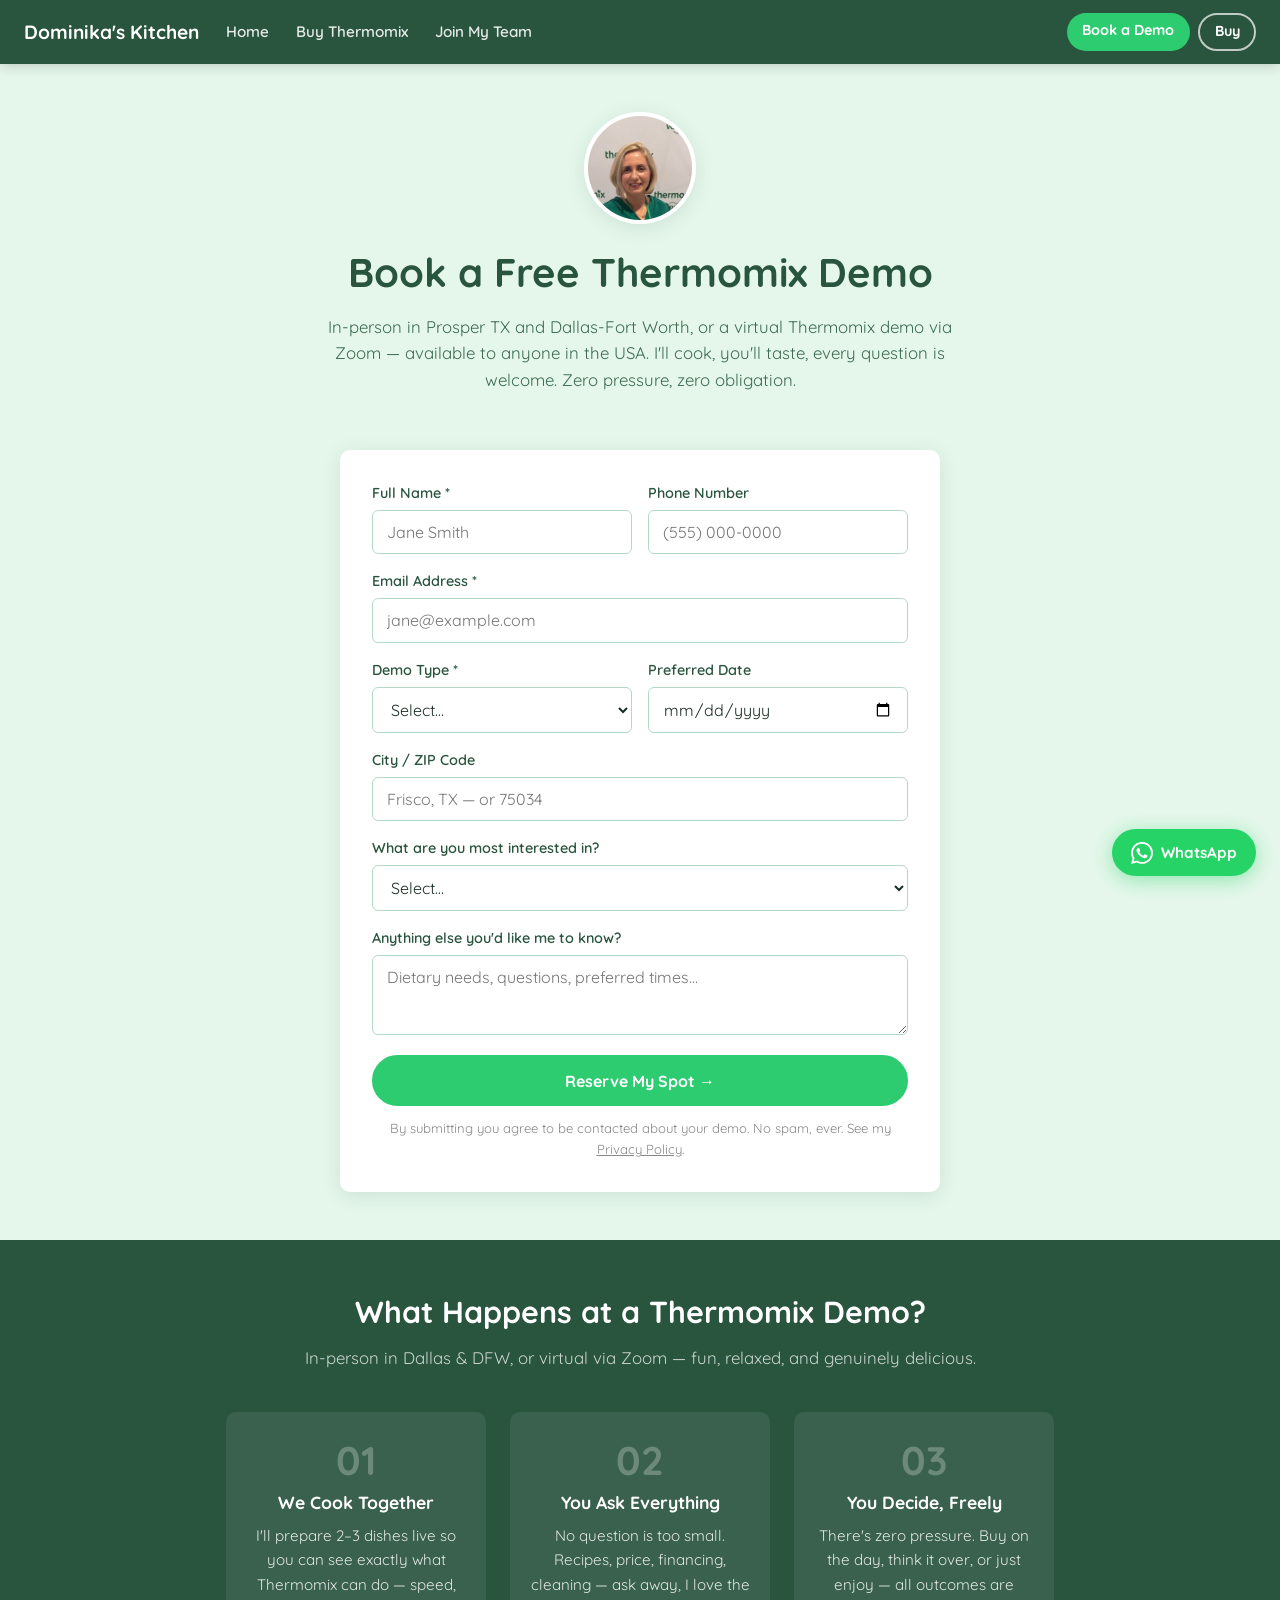
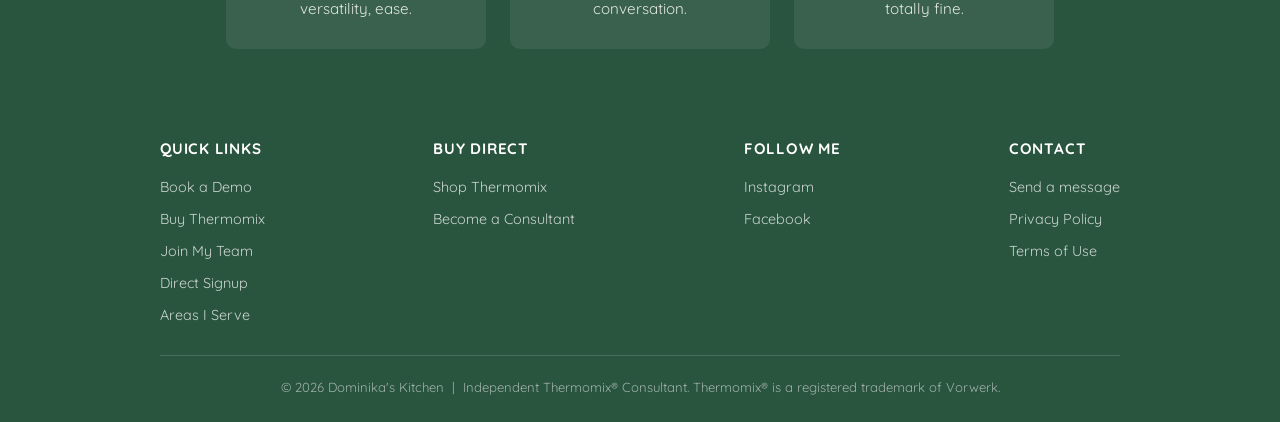
<file: book-demo.html>
<!DOCTYPE html>
<html lang="en">
<head>
  <meta charset="UTF-8">
  <meta name="viewport" content="width=device-width, initial-scale=1">
  <title>Free Thermomix Demo | Virtual &amp; In-Person | Prosper TX, Dallas, DFW</title>
  <meta name="description" content="Book a free Thermomix demo — in-person in Prosper TX and Dallas-Fort Worth, or a virtual Thermomix demo via Zoom anywhere in the USA. No obligation. Healthy family cooking starts here.">
  <link rel="canonical" href="https://dominikas-kitchen.com/book-demo.html">

  <!-- Open Graph -->
  <meta property="og:type" content="website">
  <meta property="og:url" content="https://dominikas-kitchen.com/book-demo.html">
  <meta property="og:title" content="Book a Free Thermomix Demo | Prosper TX, DFW &amp; Zoom">
  <meta property="og:description" content="See the Thermomix TM7 in action — book a free in-person or Zoom demo with Dominika. Healthy cooking, family meals, no pressure.">
  <meta property="og:image" content="https://dominikas-kitchen.com/img1.jpg">
  <meta property="og:site_name" content="Dominika's Kitchen">
  <meta property="og:locale" content="en_US">

  <!-- Twitter Card -->
  <meta name="twitter:card" content="summary_large_image">
  <meta name="twitter:title" content="Book a Free Thermomix Demo | DFW &amp; Zoom">
  <meta name="twitter:description" content="Free Thermomix TM7 cooking demo with Dominika — in Prosper TX, DFW, or via Zoom. No obligation.">
  <meta name="twitter:image" content="https://dominikas-kitchen.com/img1.jpg">

  <!-- Structured Data -->
  <script type="application/ld+json">
  {
    "@context": "https://schema.org",
    "@type": "Service",
    "name": "Free Thermomix Cooking Demo",
    "description": "A free, no-obligation Thermomix TM7 cooking demonstration hosted by Dominika Culliton, Thermomix Team Leader in Prosper, TX. Available in-person in the Dallas-Fort Worth area or via Zoom nationwide.",
    "provider": {
      "@type": "Person",
      "name": "Dominika Culliton",
      "url": "https://dominikas-kitchen.com/"
    },
    "areaServed": ["Prosper, TX", "Dallas, TX", "Dallas-Fort Worth", "Texas", "United States"],
    "url": "https://dominikas-kitchen.com/book-demo.html",
    "offers": {
      "@type": "Offer",
      "price": "0",
      "priceCurrency": "USD",
      "description": "Free Thermomix cooking demonstration"
    }
  }
  </script>

  <link rel="preconnect" href="https://fonts.googleapis.com">
  <link rel="preconnect" href="https://fonts.gstatic.com" crossorigin>
  <link href="https://fonts.googleapis.com/css2?family=Quicksand:wght@400;500;600;700&display=swap" rel="stylesheet">
  <link rel="stylesheet" href="styles.css">

  <!-- Google tag (gtag.js) -->
  <script async src="https://www.googletagmanager.com/gtag/js?id=G-20V0VRV7GB"></script>
  <script>
    window.dataLayer = window.dataLayer || [];
    function gtag(){dataLayer.push(arguments);}
    gtag('js', new Date());
    gtag('config', 'G-20V0VRV7GB');
  </script>
</head>
<body>

  <!-- ===== STICKY NAV ===== -->
  <nav class="site-nav">
    <a class="nav-logo" href="index.html">Dominika's Kitchen</a>

    <input type="checkbox" id="nav-toggle" class="nav-toggle">
    <label for="nav-toggle" class="nav-hamburger" aria-label="Toggle menu">&#9776;</label>

    <div class="nav-menu">
      <ul class="nav-links">
        <li><a href="index.html">Home</a></li>
        <li><a href="buy.html">Buy Thermomix</a></li>
        <li><a href="join-team.html">Join My Team</a></li>
      </ul>
      <div class="nav-cta">
        <a href="book-demo.html" class="btn-primary" aria-current="page">Book a Demo</a>
        <a href="buy.html" class="btn-outline">Buy</a>
      </div>
    </div>
  </nav>

  <!-- ===== PAGE HERO ===== -->
  <div class="page-hero">
    <img class="hero-avatar" src="dominika-avatar.jpg" width="120" height="120" alt="Dominika Culliton, Thermomix Advisor">
    <h1>Book a Free Thermomix Demo</h1>
    <p>In-person in Prosper TX and Dallas-Fort Worth, or a virtual Thermomix demo via Zoom — available to anyone in the USA. I'll cook, you'll taste, every question is welcome. Zero pressure, zero obligation.</p>
    <p class="offer-inline" data-offer="nov-2026">&#127873; <strong>Book in November:</strong> demo guests can still claim the Black Friday deal &mdash; a 2nd Mixing Bowl for $100 + 0% APR up to 18 months, until Nov 30. <a href="buy.html#november-offer">Details</a></p>
  </div>

  <!-- ===== BOOKING FORM ===== -->
  <section class="form-section">
    <div class="form-wrap">

      <!-- Thank-you state (hidden until submit) -->
      <div class="thank-you" id="thank-you">
        <div style="font-size:3rem;margin-bottom:0.5rem;">&#9989;</div>
        <h3>Request submitted!</h3>
        <p>Thank you for your interest! Dominika will review your request and get back to you shortly — usually within 24 hours.</p>
        <p><strong>What to expect next:</strong> Dominika will reach out to confirm the date, time, and format that works best for you.</p>
        <p style="margin-top:1.25rem;">In the meantime, follow along for recipes and tips:</p>
        <div style="display:flex;gap:1rem;justify-content:center;margin-top:0.75rem;flex-wrap:wrap;">
          <a href="https://www.instagram.com/dominikas_kitchen?igsh=MXEwbjd0YnpvM283cw%3D%3D&utm_source=qr" class="btn btn-green" target="_blank" rel="noopener">Instagram</a>
          <a href="https://www.facebook.com/share/1LTe2RwdQE/?mibextid=wwXIfr" class="btn btn-green-outline" target="_blank" rel="noopener">Facebook</a>
        </div>
      </div>

      <!-- Booking Form -->
      <form id="book-form"
            action="https://api.web3forms.com/submit"
            method="POST">
        <input type="hidden" name="access_key" value="f3735acd-8509-4ec0-9644-85bd108948ff">
        <input type="hidden" name="subject" value="New Thermomix Demo Booking">
        <input type="hidden" name="redirect" value="false">
        <input type="hidden" name="source_page" id="source-page" value="">

        <div class="form-group">
          <div class="form-row">
            <div class="form-field">
              <label for="name">Full Name *</label>
              <input type="text" id="name" name="name" placeholder="Jane Smith" required>
            </div>
            <div class="form-field">
              <label for="phone">Phone Number</label>
              <input type="tel" id="phone" name="phone" placeholder="(555) 000-0000">
            </div>
          </div>

          <div class="form-field">
            <label for="email">Email Address *</label>
            <input type="email" id="email" name="email" placeholder="jane@example.com" required>
          </div>

          <div class="form-row">
            <div class="form-field">
              <label for="demo-type">Demo Type *</label>
              <select id="demo-type" name="demo_type" required>
                <option value="" disabled selected>Select…</option>
                <option value="zoom">Zoom (online)</option>
                <option value="inperson">In-Person (DFW area)</option>
                <option value="unsure">Not sure yet</option>
              </select>
            </div>
            <div class="form-field">
              <label for="pref-date">Preferred Date</label>
              <input type="date" id="pref-date" name="preferred_date">
            </div>
          </div>

          <div class="form-field">
            <label for="city">City / ZIP Code</label>
            <input type="text" id="city" name="city_zip" placeholder="Frisco, TX — or 75034">
          </div>

          <div class="form-field">
            <label for="interest">What are you most interested in?</label>
            <select id="interest" name="interest">
              <option value="" disabled selected>Select…</option>
              <option value="save_time">Save time in the kitchen</option>
              <option value="save_money">Save money on food &amp; appliances</option>
              <option value="cook_healthier">Cook healthier meals for my family</option>
              <option value="weight_loss">Weight management &amp; diet goals</option>
              <option value="baby_food">Baby &amp; toddler food</option>
              <option value="meal_prep">Meal prep &amp; batch cooking</option>
              <option value="variety">Cook more variety &amp; new recipes</option>
              <option value="less_stress">Less stress around dinner time</option>
              <option value="business">Explore the consultant opportunity</option>
              <option value="november_offer">The November Black Friday offer</option>
              <option value="general">Just curious about Thermomix!</option>
            </select>
          </div>

          <div class="form-field">
            <label for="message">Anything else you'd like me to know?</label>
            <textarea id="message" name="message" placeholder="Dietary needs, questions, preferred times…"></textarea>
          </div>
        </div>

        <div class="form-submit">
          <button type="submit" class="btn btn-green" style="width:100%;padding:0.85em;">Reserve My Spot &#8594;</button>
        </div>

        <p style="font-size:0.82rem;color:#888;text-align:center;margin-top:0.75rem;">
          By submitting you agree to be contacted about your demo. No spam, ever. See my <a href="privacy.html" style="text-decoration:underline;">Privacy Policy</a>.
        </p>
      </form>
    </div>
  </section>

  <!-- ===== WHAT TO EXPECT ===== -->
  <section class="steps-strip">
    <h2 class="section-title">What Happens at a Thermomix Demo?</h2>
    <p class="section-sub">In-person in Dallas &amp; DFW, or virtual via Zoom — fun, relaxed, and genuinely delicious.</p>
    <div class="steps-grid">
      <div class="step-card">
        <div class="step-num">01</div>
        <h3>We Cook Together</h3>
        <p>I'll prepare 2–3 dishes live so you can see exactly what Thermomix can do — speed, versatility, ease.</p>
      </div>
      <div class="step-card">
        <div class="step-num">02</div>
        <h3>You Ask Everything</h3>
        <p>No question is too small. Recipes, price, financing, cleaning — ask away, I love the conversation.</p>
      </div>
      <div class="step-card">
        <div class="step-num">03</div>
        <h3>You Decide, Freely</h3>
        <p>There's zero pressure. Buy on the day, think it over, or just enjoy — all outcomes are totally fine.</p>
      </div>
    </div>
  </section>

  <!-- ===== FOOTER ===== -->
  <footer class="site-footer">
    <div class="footer-grid">
      <div class="footer-col">
        <h4>Quick Links</h4>
        <ul>
          <li><a href="book-demo.html">Book a Demo</a></li>
          <li><a href="buy.html">Buy Thermomix</a></li>
          <li><a href="join-team.html">Join My Team</a></li>
          <li><a href="direct-signup.html">Direct Signup</a></li>
          <li><a href="areas.html">Areas I Serve</a></li>
        </ul>
      </div>
      <div class="footer-col">
        <h4>Buy Direct</h4>
        <ul>
          <li><a href="https://shop.thermomix.com/consultant/104720" target="_blank" rel="noopener">Shop Thermomix</a></li>
          <li><a href="https://register.thermomix.com/104720" target="_blank" rel="noopener">Become a Consultant</a></li>
        </ul>
      </div>
      <div class="footer-col">
        <h4>Follow Me</h4>
        <ul>
          <li><a href="https://www.instagram.com/dominikas_kitchen?igsh=MXEwbjd0YnpvM283cw%3D%3D&utm_source=qr" target="_blank" rel="noopener">Instagram</a></li>
          <li><a href="https://www.facebook.com/share/1LTe2RwdQE/?mibextid=wwXIfr" target="_blank" rel="noopener">Facebook</a></li>
        </ul>
      </div>
      <div class="footer-col">
        <h4>Contact</h4>
        <ul>
          <li><a href="book-demo.html">Send a message</a></li>
          <li><a href="privacy.html">Privacy Policy</a></li>
          <li><a href="terms.html">Terms of Use</a></li>
        </ul>
      </div>
    </div>
    <div class="footer-bottom">
      <p>&copy; 2026 Dominika's Kitchen &nbsp;|&nbsp; Independent Thermomix&reg; Consultant. Thermomix&reg; is a registered trademark of Vorwerk.</p>
    </div>
  </footer>

  <!-- ===== FORM JS (inline thank-you) ===== -->
  <script>
    // Pre-fill the city when coming from the Areas page (book-demo.html?city=Frisco)
    const params = new URLSearchParams(location.search);
    const cityParam = params.get('city');
    if (cityParam) document.getElementById('city').value = cityParam + ', TX';
    document.getElementById('source-page').value = document.referrer || 'direct';

    const form = document.getElementById('book-form');
    const thankYou = document.getElementById('thank-you');

    form.addEventListener('submit', async function(e) {
      e.preventDefault();
      const data = new FormData(form);
      const action = form.getAttribute('action');


      try {
        const res = await fetch(action, {
          method: 'POST',
          body: data,
          headers: { 'Accept': 'application/json' }
        });
        if (res.ok) {
          showThankYou();
        } else {
          alert('Something went wrong. Please try again or contact me directly.');
        }
      } catch(err) {
        showThankYou(); // Still show thank-you if offline/test
      }
    });

    function showThankYou() {
      form.style.display = 'none';
      thankYou.style.display = 'block';
      thankYou.scrollIntoView({ behavior: 'smooth', block: 'center' });
    }
  </script>

  <a href="https://wa.me/19452746679" class="whatsapp-float" target="_blank" rel="noopener" aria-label="Chat with Dominika on WhatsApp">
    <svg xmlns="http://www.w3.org/2000/svg" width="22" height="22" viewBox="0 0 24 24" fill="white"><path d="M17.472 14.382c-.297-.149-1.758-.867-2.03-.967-.273-.099-.471-.148-.67.15-.197.297-.767.966-.94 1.164-.173.199-.347.223-.644.075-.297-.15-1.255-.463-2.39-1.475-.883-.788-1.48-1.761-1.653-2.059-.173-.297-.018-.458.13-.606.134-.133.298-.347.446-.52.149-.174.198-.298.298-.497.099-.198.05-.371-.025-.52-.075-.149-.669-1.612-.916-2.207-.242-.579-.487-.5-.669-.51-.173-.008-.371-.01-.57-.01-.198 0-.52.074-.792.372-.272.297-1.04 1.016-1.04 2.479 0 1.462 1.065 2.875 1.213 3.074.149.198 2.096 3.2 5.077 4.487.709.306 1.262.489 1.694.625.712.227 1.36.195 1.871.118.571-.085 1.758-.719 2.006-1.413.248-.694.248-1.289.173-1.413-.074-.124-.272-.198-.57-.347m-5.421 7.403h-.004a9.87 9.87 0 01-5.031-1.378l-.361-.214-3.741.982.998-3.648-.235-.374a9.86 9.86 0 01-1.51-5.26c.001-5.45 4.436-9.884 9.888-9.884 2.64 0 5.122 1.03 6.988 2.898a9.825 9.825 0 012.893 6.994c-.003 5.45-4.437 9.884-9.885 9.884m8.413-18.297A11.815 11.815 0 0012.05 0C5.495 0 .16 5.335.157 11.892c0 2.096.547 4.142 1.588 5.945L.057 24l6.305-1.654a11.882 11.882 0 005.683 1.448h.005c6.554 0 11.89-5.335 11.893-11.893a11.821 11.821 0 00-3.48-8.413z"/></svg>
    <span>WhatsApp</span>
  </a>
  <script src="offer.js" defer></script>
</body>
</html>
</file>
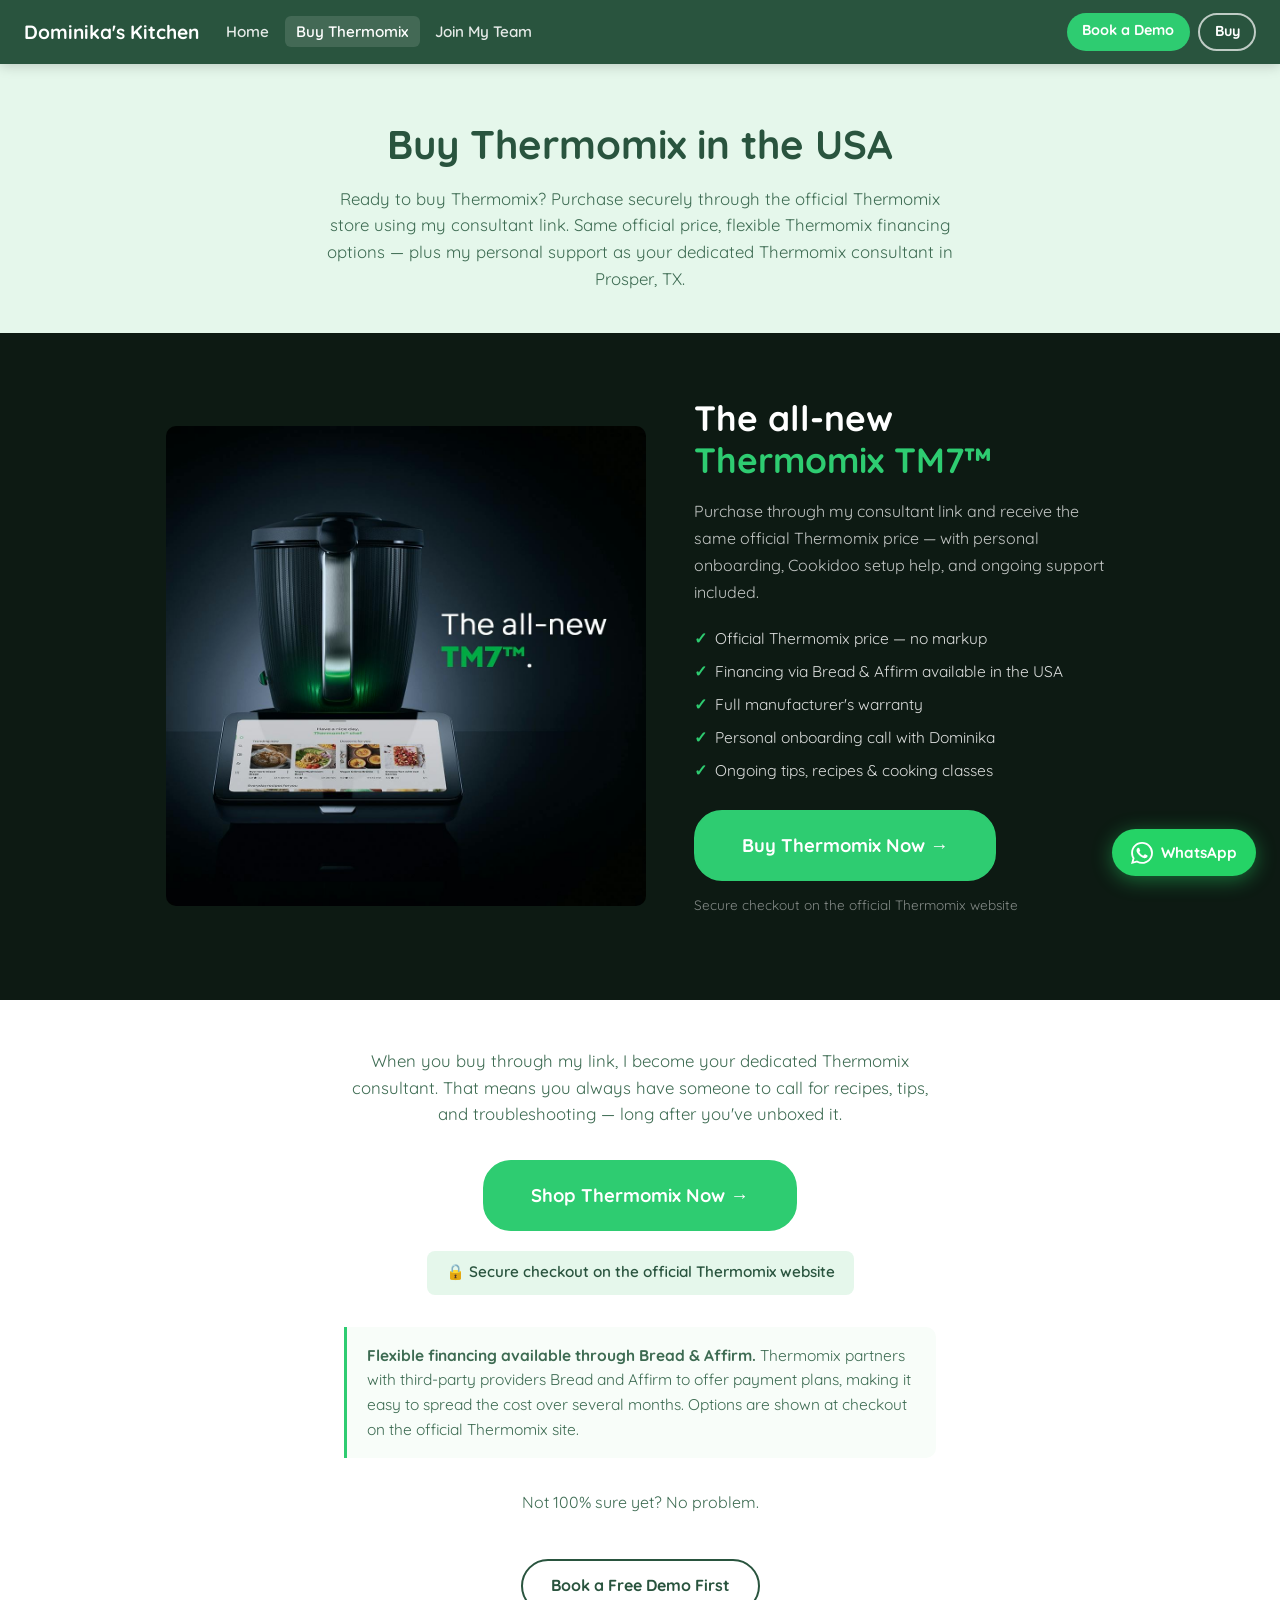
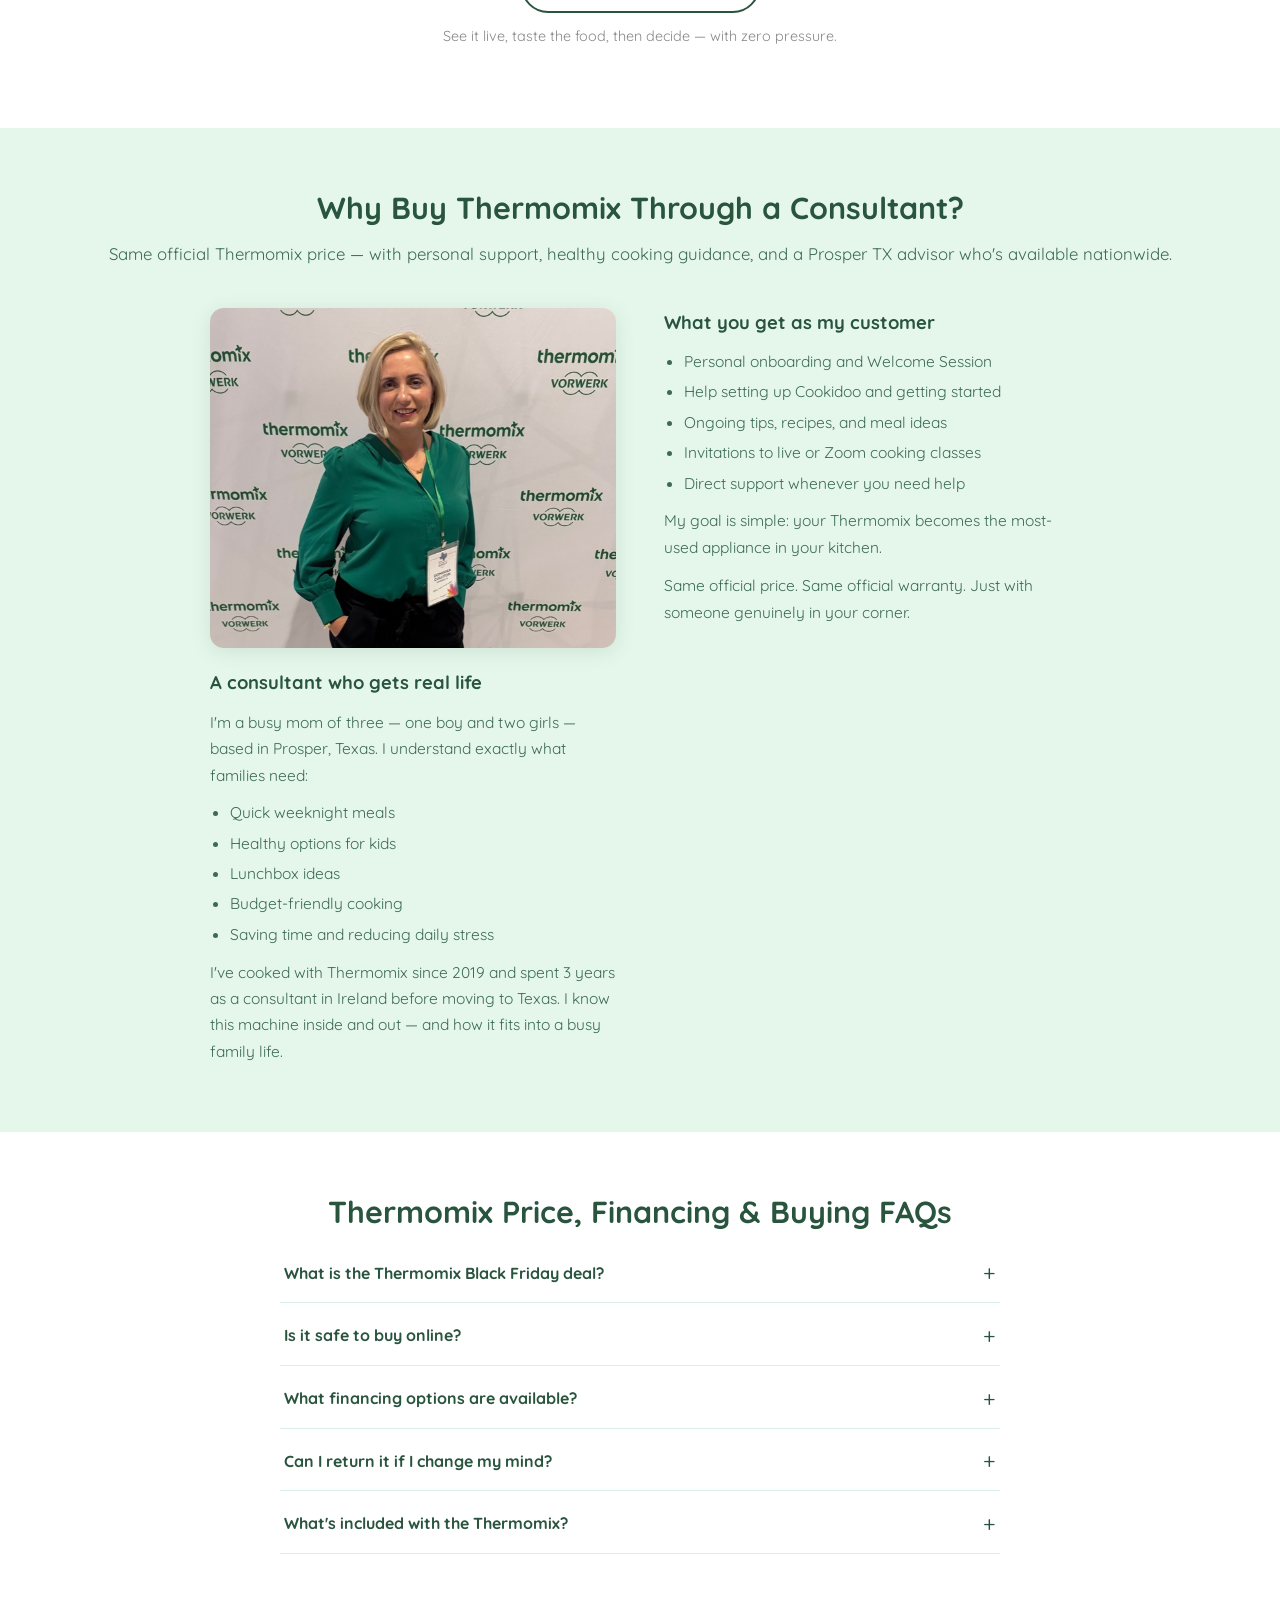
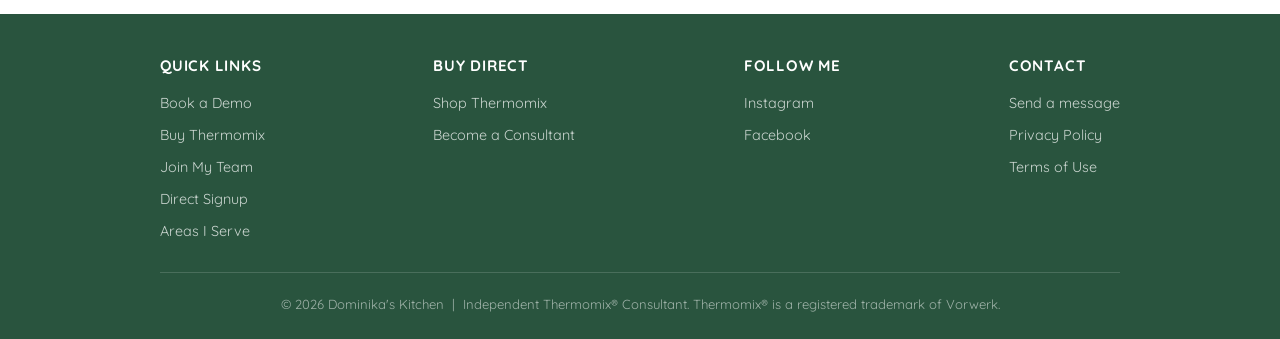
<file: buy.html>
<!DOCTYPE html>
<html lang="en">
<head>
  <meta charset="UTF-8">
  <meta name="viewport" content="width=device-width, initial-scale=1">
  <title>Buy Thermomix TM7 USA | Black Friday Deal &amp; 0% Financing | Prosper TX</title>
  <meta name="description" content="Thermomix Black Friday deal: add a 2nd TM7 Mixing Bowl for $100 (save $199) + 0% APR for up to 18 months, through Nov 30. Get official Thermomix pricing and financing options through Dominika — Thermomix consultant in Prosper, TX, serving Dallas, DFW, and all of the United States.">
  <link rel="canonical" href="https://dominikas-kitchen.com/buy.html">

  <!-- Open Graph -->
  <meta property="og:type" content="website">
  <meta property="og:url" content="https://dominikas-kitchen.com/buy.html">
  <meta property="og:title" content="Buy Thermomix TM7 | Official Consultant in Prosper TX &amp; DFW">
  <meta property="og:description" content="Purchase your Thermomix TM7 through Dominika's official link. Flexible financing, personal support, and healthy cooking expertise for families in Dallas-Fort Worth and across the US.">
  <meta property="og:image" content="https://dominikas-kitchen.com/img1.jpg">
  <meta property="og:site_name" content="Dominika's Kitchen">
  <meta property="og:locale" content="en_US">

  <!-- Twitter Card -->
  <meta name="twitter:card" content="summary_large_image">
  <meta name="twitter:title" content="Buy Thermomix TM7 | Prosper TX &amp; DFW Consultant">
  <meta name="twitter:description" content="Official Thermomix TM7 purchase through Dominika's consultant link. Financing available. Personal support included.">
  <meta name="twitter:image" content="https://dominikas-kitchen.com/img1.jpg">

  <!-- Structured Data -->
  <script type="application/ld+json">
  {
    "@context": "https://schema.org",
    "@type": "Product",
    "name": "Thermomix TM7",
    "description": "The Thermomix TM7 is an all-in-one smart cooking appliance and kitchen aid that replaces multiple devices. Buy through Dominika's consultant link and receive personal onboarding, Cookidoo setup, healthy recipe guidance, and ongoing support.",
    "brand": {
      "@type": "Brand",
      "name": "Thermomix by Vorwerk"
    },
    "offers": {
      "@type": "Offer",
      "url": "https://shop.thermomix.com/consultant/104720",
      "price": "1699.00",
      "priceCurrency": "USD",
      "availability": "https://schema.org/InStock",
      "seller": {
        "@type": "Person",
        "name": "Dominika Culliton",
        "url": "https://dominikas-kitchen.com/"
      }
    }
  }
  </script>

  <link rel="preconnect" href="https://fonts.googleapis.com">
  <link rel="preconnect" href="https://fonts.gstatic.com" crossorigin>
  <link href="https://fonts.googleapis.com/css2?family=Quicksand:wght@400;500;600;700&display=swap" rel="stylesheet">
  <link rel="stylesheet" href="styles.css">

  <!-- Google tag (gtag.js) -->
  <script async src="https://www.googletagmanager.com/gtag/js?id=G-20V0VRV7GB"></script>
  <script>
    window.dataLayer = window.dataLayer || [];
    function gtag(){dataLayer.push(arguments);}
    gtag('js', new Date());
    gtag('config', 'G-20V0VRV7GB');
  </script>
</head>
<body>

  <!-- ===== STICKY NAV ===== -->
  <nav class="site-nav">
    <a class="nav-logo" href="index.html">Dominika's Kitchen</a>

    <input type="checkbox" id="nav-toggle" class="nav-toggle">
    <label for="nav-toggle" class="nav-hamburger" aria-label="Toggle menu">&#9776;</label>

    <div class="nav-menu">
      <ul class="nav-links">
        <li><a href="index.html">Home</a></li>
        <li><a href="buy.html" class="active">Buy Thermomix</a></li>
        <li><a href="join-team.html">Join My Team</a></li>
      </ul>
      <div class="nav-cta">
        <a href="book-demo.html" class="btn-primary">Book a Demo</a>
        <a href="buy.html" class="btn-outline">Buy</a>
      </div>
    </div>
  </nav>

  <!-- ===== PAGE HERO ===== -->
  <div class="page-hero">
    <h1>Buy Thermomix in the USA</h1>
    <p>Ready to buy Thermomix? Purchase securely through the official Thermomix store using my consultant link. Same official price, flexible Thermomix financing options — plus my personal support as your dedicated Thermomix consultant in Prosper, TX.</p>
  </div>

  <!-- ===== NOVEMBER OFFER (hidden automatically by offer.js after Nov 30) ===== -->
  <section class="offer-section" id="november-offer" data-offer="nov-2026">
    <p class="offer-eyebrow">Black Friday Deal &middot; November 1&ndash;30, 2026</p>
    <h2>Get a 2nd Mixing Bowl for Just $100 &mdash; Save $199</h2>
    <p>Order a Thermomix&reg; TM7&trade; ($1,699) this November and add a second Mixing Bowl for only $100 more. Cook two dishes back-to-back without washing up in between &mdash; perfect for holiday hosting.</p>
    <ul class="offer-points">
      <li>&#10003; 2nd TM7 Mixing Bowl for $100 (normally $299)</li>
      <li>&#10003; 0% APR financing on 3, 6, 12 &amp; 18-month plans*</li>
      <li>&#10003; Personal onboarding &amp; support from Dominika</li>
    </ul>
    <div class="hero-btns">
      <a href="https://shop.thermomix.com/consultant/104720" target="_blank" rel="noopener" class="btn btn-green btn-lg">Claim the Offer &#8594;</a>
      <a href="book-demo.html" class="btn btn-green-outline btn-lg">Book a Demo First</a>
    </div>
    <p class="offer-terms">Offer valid Nov 1, 2026 6:00am PT &ndash; Nov 30, 2026 11:59pm PT or while supplies last. Cannot be combined with other promotions. *0% APR for those who qualify, subject to credit approval. Full terms on thermomix.com.</p>
  </section>

  <!-- ===== TM7 IMAGE + BUY CTA ===== -->
  <section class="tm7-section">
    <div class="tm7-image">
      <img src="Image-1.jpg" alt="The all-new Thermomix TM7 — buy through Dominika's consultant link in Prosper TX, Dallas, DFW" loading="lazy">
    </div>
    <div class="tm7-text">
      <h2>The all-new<br><span>Thermomix TM7™</span></h2>
      <p>Purchase through my consultant link and receive the same official Thermomix price — with personal onboarding, Cookidoo setup help, and ongoing support included.</p>
      <ul>
        <li>Official Thermomix price — no markup</li>
        <li>Financing via Bread &amp; Affirm available in the USA</li>
        <li>Full manufacturer's warranty</li>
        <li>Personal onboarding call with Dominika</li>
        <li>Ongoing tips, recipes &amp; cooking classes</li>
      </ul>
      <a href="https://shop.thermomix.com/consultant/104720" target="_blank" rel="noopener" class="btn btn-green btn-lg">Buy Thermomix Now →</a>
      <p style="margin-top:0.75rem;font-size:0.85rem;opacity:0.65;">Secure checkout on the official Thermomix website</p>
    </div>
  </section>

  <!-- ===== BUY BLOCK ===== -->
  <div class="buy-block">
    <p>When you buy through my link, I become your dedicated Thermomix consultant. That means you always have someone to call for recipes, tips, and troubleshooting — long after you've unboxed it.</p>

    <a href="https://shop.thermomix.com/consultant/104720"
       target="_blank"
       rel="noopener"
       class="btn btn-green btn-lg">
      Shop Thermomix Now &#8594;
    </a>

    <div>
      <span class="trust-badge">&#128274; Secure checkout on the official Thermomix website</span>
    </div>

    <div class="financing-note">
      <strong>Flexible financing available through Bread &amp; Affirm.</strong> Thermomix partners with third-party providers Bread and Affirm to offer payment plans, making it easy to spread the cost over several months. Options are shown at checkout on the official Thermomix site.
    </div>

    <div class="spacer"></div>

    <p style="color:var(--text-mid);font-size:1rem;">Not 100% sure yet? No problem.</p>
    <a href="book-demo.html" class="btn btn-green-outline" style="margin-top:0.75rem;">
      Book a Free Demo First
    </a>
    <p style="margin-top:0.75rem;font-size:0.9rem;color:#888;">See it live, taste the food, then decide — with zero pressure.</p>
  </div>

  <!-- ===== WHY BUY WITH ME ===== -->
  <section class="why-buy-section">
    <h2 class="section-title">Why Buy Thermomix Through a Consultant?</h2>
    <p class="section-sub" style="margin-bottom:2.5rem;">Same official Thermomix price — with personal support, healthy cooking guidance, and a Prosper TX advisor who's available nationwide.</p>
    <div class="why-buy-wrap">
      <div class="why-buy-col">
        <img class="why-buy-photo" src="dominika-portrait.jpg" width="629" height="900" loading="lazy" alt="Dominika Culliton, Thermomix Team Leader, at a Thermomix event">
        <h3>A consultant who gets real life</h3>
        <p>I'm a busy mom of three — one boy and two girls — based in Prosper, Texas. I understand exactly what families need:</p>
        <ul>
          <li>Quick weeknight meals</li>
          <li>Healthy options for kids</li>
          <li>Lunchbox ideas</li>
          <li>Budget-friendly cooking</li>
          <li>Saving time and reducing daily stress</li>
        </ul>
        <p style="margin-top:0.75rem;">I've cooked with Thermomix since 2019 and spent 3 years as a consultant in Ireland before moving to Texas. I know this machine inside and out &mdash; and how it fits into a busy family life.</p>
      </div>
      <div class="why-buy-col">
        <h3>What you get as my customer</h3>
        <ul>
          <li>Personal onboarding and Welcome Session</li>
          <li>Help setting up Cookidoo and getting started</li>
          <li>Ongoing tips, recipes, and meal ideas</li>
          <li>Invitations to live or Zoom cooking classes</li>
          <li>Direct support whenever you need help</li>
        </ul>
        <p style="margin-top:0.75rem;">My goal is simple: your Thermomix becomes the most-used appliance in your kitchen.</p>
        <p>Same official price. Same official warranty. Just with someone genuinely in your corner.</p>
      </div>
    </div>
  </section>

  <!-- ===== FAQ ===== -->
  <section class="faq-strip">
    <h2 class="section-title">Thermomix Price, Financing &amp; Buying FAQs</h2>
    <div class="faq-wrap">

      <details class="faq-item">
        <summary>What is the Thermomix Black Friday deal?</summary>
        <div class="faq-answer">
          From November 1&ndash;30, 2026, order a Thermomix TM7 ($1,699) and add a second Mixing Bowl for only $100 &mdash; a $199 saving. It can't be combined with other promotions and runs while supplies last.
        </div>
      </details>

      <details class="faq-item">
        <summary>Is it safe to buy online?</summary>
        <div class="faq-answer">
          Yes. My link goes directly to the official Thermomix shop (thermomix.com), which uses industry-standard encryption and secure payment processing. Your details are in safe hands.
        </div>
      </details>

      <details class="faq-item">
        <summary>What financing options are available?</summary>
        <div class="faq-answer">
          Thermomix partners with <strong>Bread</strong> and <strong>Affirm</strong> — two trusted third-party financing providers — to offer flexible payment plans. Options are shown at checkout on the official site. <strong>Through November 30, 2026, 0% APR is available on 3, 6, 12 and 18-month plans</strong> for those who qualify (rates 0&ndash;36% APR based on credit). Book a demo and I'll walk you through what's currently available.
        </div>
      </details>

      <details class="faq-item">
        <summary>Can I return it if I change my mind?</summary>
        <div class="faq-answer">
          Thermomix offers a return policy in line with consumer protection law. Full details are on the official site. That said, most customers are converts from day one!
        </div>
      </details>

      <details class="faq-item">
        <summary>What's included with the Thermomix?</summary>
        <div class="faq-answer">
          The TM7 (current model) comes with the main unit, blade cover, measuring cup, spatula, Varoma steamer, and access to the Cookidoo recipe platform. Book a demo and I'll show you everything in detail.
        </div>
      </details>

    </div>
  </section>

  <!-- ===== FOOTER ===== -->
  <footer class="site-footer">
    <div class="footer-grid">
      <div class="footer-col">
        <h4>Quick Links</h4>
        <ul>
          <li><a href="book-demo.html">Book a Demo</a></li>
          <li><a href="buy.html">Buy Thermomix</a></li>
          <li><a href="join-team.html">Join My Team</a></li>
          <li><a href="direct-signup.html">Direct Signup</a></li>
          <li><a href="areas.html">Areas I Serve</a></li>
        </ul>
      </div>
      <div class="footer-col">
        <h4>Buy Direct</h4>
        <ul>
          <li><a href="https://shop.thermomix.com/consultant/104720" target="_blank" rel="noopener">Shop Thermomix</a></li>
          <li><a href="https://register.thermomix.com/104720" target="_blank" rel="noopener">Become a Consultant</a></li>
        </ul>
      </div>
      <div class="footer-col">
        <h4>Follow Me</h4>
        <ul>
          <li><a href="https://www.instagram.com/dominikas_kitchen?igsh=MXEwbjd0YnpvM283cw%3D%3D&utm_source=qr" target="_blank" rel="noopener">Instagram</a></li>
          <li><a href="https://www.facebook.com/share/1LTe2RwdQE/?mibextid=wwXIfr" target="_blank" rel="noopener">Facebook</a></li>
        </ul>
      </div>
      <div class="footer-col">
        <h4>Contact</h4>
        <ul>
          <li><a href="book-demo.html">Send a message</a></li>
          <li><a href="privacy.html">Privacy Policy</a></li>
          <li><a href="terms.html">Terms of Use</a></li>
        </ul>
      </div>
    </div>
    <div class="footer-bottom">
      <p>&copy; 2026 Dominika's Kitchen &nbsp;|&nbsp; Independent Thermomix&reg; Consultant. Thermomix&reg; is a registered trademark of Vorwerk.</p>
    </div>
  </footer>

  <a href="https://wa.me/19452746679" class="whatsapp-float" target="_blank" rel="noopener" aria-label="Chat with Dominika on WhatsApp">
    <svg xmlns="http://www.w3.org/2000/svg" width="22" height="22" viewBox="0 0 24 24" fill="white"><path d="M17.472 14.382c-.297-.149-1.758-.867-2.03-.967-.273-.099-.471-.148-.67.15-.197.297-.767.966-.94 1.164-.173.199-.347.223-.644.075-.297-.15-1.255-.463-2.39-1.475-.883-.788-1.48-1.761-1.653-2.059-.173-.297-.018-.458.13-.606.134-.133.298-.347.446-.52.149-.174.198-.298.298-.497.099-.198.05-.371-.025-.52-.075-.149-.669-1.612-.916-2.207-.242-.579-.487-.5-.669-.51-.173-.008-.371-.01-.57-.01-.198 0-.52.074-.792.372-.272.297-1.04 1.016-1.04 2.479 0 1.462 1.065 2.875 1.213 3.074.149.198 2.096 3.2 5.077 4.487.709.306 1.262.489 1.694.625.712.227 1.36.195 1.871.118.571-.085 1.758-.719 2.006-1.413.248-.694.248-1.289.173-1.413-.074-.124-.272-.198-.57-.347m-5.421 7.403h-.004a9.87 9.87 0 01-5.031-1.378l-.361-.214-3.741.982.998-3.648-.235-.374a9.86 9.86 0 01-1.51-5.26c.001-5.45 4.436-9.884 9.888-9.884 2.64 0 5.122 1.03 6.988 2.898a9.825 9.825 0 012.893 6.994c-.003 5.45-4.437 9.884-9.885 9.884m8.413-18.297A11.815 11.815 0 0012.05 0C5.495 0 .16 5.335.157 11.892c0 2.096.547 4.142 1.588 5.945L.057 24l6.305-1.654a11.882 11.882 0 005.683 1.448h.005c6.554 0 11.89-5.335 11.893-11.893a11.821 11.821 0 00-3.48-8.413z"/></svg>
    <span>WhatsApp</span>
  </a>
  <script src="offer.js" defer></script>
</body>
</html>
</file>
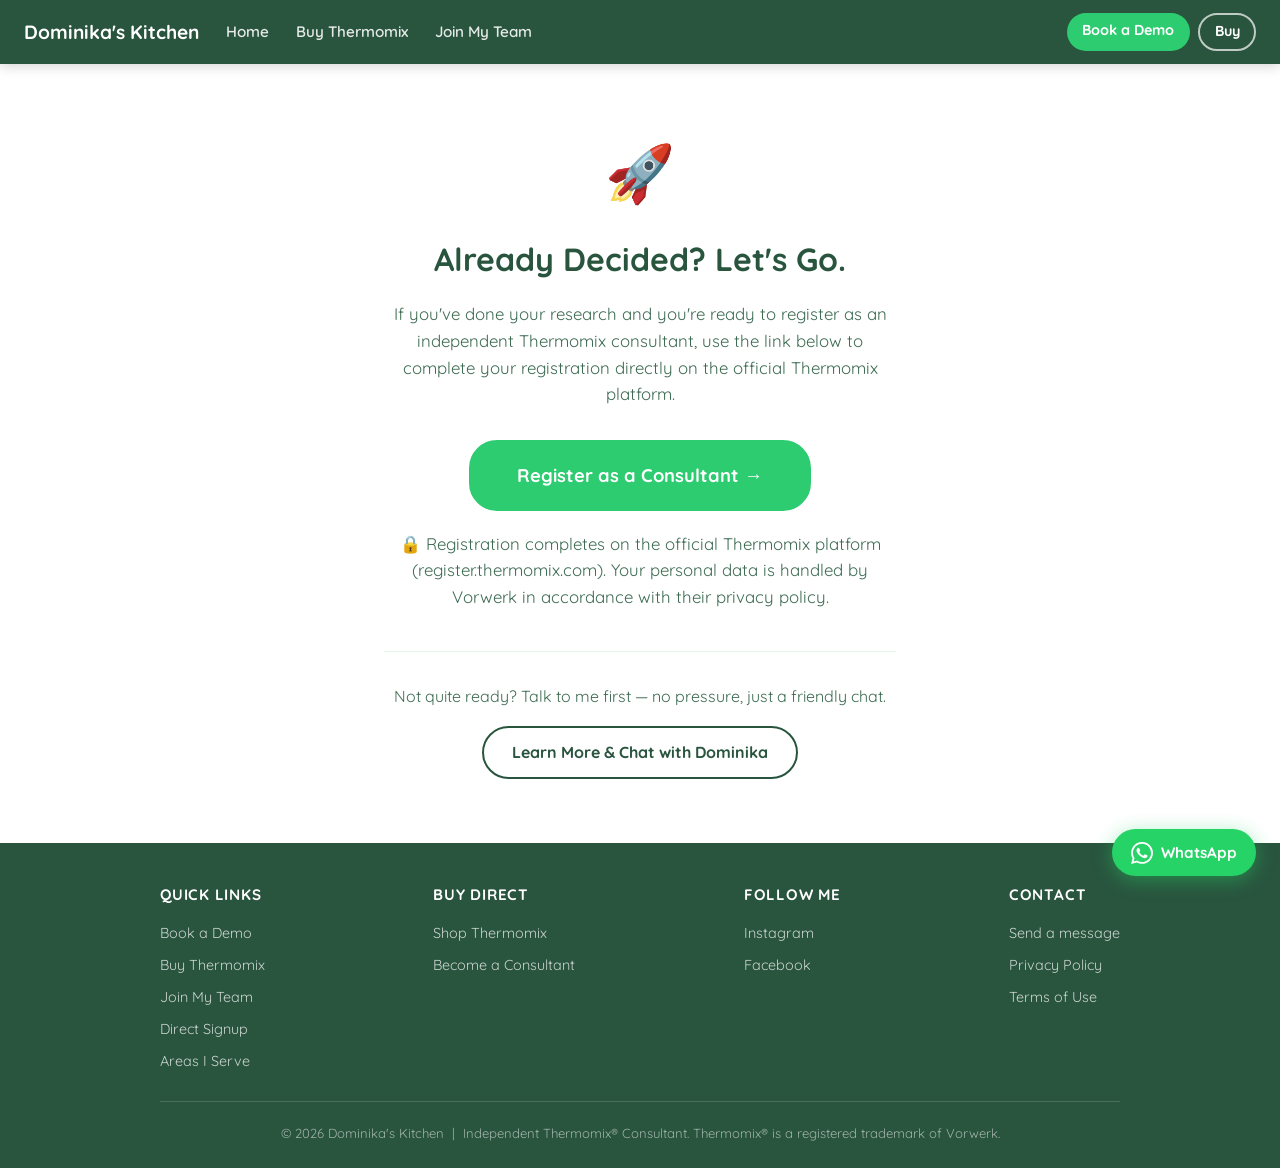
<file: direct-signup.html>
<!DOCTYPE html>
<html lang="en">
<head>
  <meta charset="UTF-8">
  <meta name="viewport" content="width=device-width, initial-scale=1">
  <title>Become a Thermomix Consultant | Direct Signup | Dominika's Kitchen</title>
  <meta name="description" content="Already decided to become a Thermomix consultant? Register directly through Dominika's official link. Prosper TX — serving the whole USA.">
  <link rel="canonical" href="https://dominikas-kitchen.com/direct-signup.html">

  <!-- Open Graph -->
  <meta property="og:type" content="website">
  <meta property="og:url" content="https://dominikas-kitchen.com/direct-signup.html">
  <meta property="og:title" content="Thermomix Consultant Registration | Dominika's Kitchen">
  <meta property="og:description" content="Register as a Thermomix consultant through Dominika's official link. Fast, easy, and done on the official Thermomix platform.">
  <meta property="og:image" content="https://dominikas-kitchen.com/img1.jpg">
  <meta property="og:site_name" content="Dominika's Kitchen">
  <meta property="og:locale" content="en_US">

  <!-- Twitter Card -->
  <meta name="twitter:card" content="summary_large_image">
  <meta name="twitter:title" content="Thermomix Consultant Registration | Direct Signup">
  <meta name="twitter:description" content="Register as a Thermomix consultant through Dominika's official link. Prosper TX — serving the whole US.">
  <meta name="twitter:image" content="https://dominikas-kitchen.com/img1.jpg">

  <link rel="preconnect" href="https://fonts.googleapis.com">
  <link rel="preconnect" href="https://fonts.gstatic.com" crossorigin>
  <link href="https://fonts.googleapis.com/css2?family=Quicksand:wght@400;500;600;700&display=swap" rel="stylesheet">
  <link rel="stylesheet" href="styles.css">

  <!-- Google tag (gtag.js) -->
  <script async src="https://www.googletagmanager.com/gtag/js?id=G-20V0VRV7GB"></script>
  <script>
    window.dataLayer = window.dataLayer || [];
    function gtag(){dataLayer.push(arguments);}
    gtag('js', new Date());
    gtag('config', 'G-20V0VRV7GB');
  </script>
</head>
<body>

  <!-- ===== STICKY NAV ===== -->
  <nav class="site-nav">
    <a class="nav-logo" href="index.html">Dominika's Kitchen</a>

    <input type="checkbox" id="nav-toggle" class="nav-toggle">
    <label for="nav-toggle" class="nav-hamburger" aria-label="Toggle menu">&#9776;</label>

    <div class="nav-menu">
      <ul class="nav-links">
        <li><a href="index.html">Home</a></li>
        <li><a href="buy.html">Buy Thermomix</a></li>
        <li><a href="join-team.html">Join My Team</a></li>
      </ul>
      <div class="nav-cta">
        <a href="book-demo.html" class="btn-primary">Book a Demo</a>
        <a href="buy.html" class="btn-outline">Buy</a>
      </div>
    </div>
  </nav>

  <!-- ===== DIRECT SIGNUP BLOCK ===== -->
  <div class="direct-block">
    <div style="font-size:3.5rem;margin-bottom:1rem;">&#128640;</div>
    <h1>Already Decided? Let's Go.</h1>
    <p>If you've done your research and you're ready to register as an independent Thermomix consultant, use the link below to complete your registration directly on the official Thermomix platform.</p>

    <a href="https://register.thermomix.com/104720"
       target="_blank"
       rel="noopener"
       class="btn btn-green btn-lg">
      Register as a Consultant &#8594;
    </a>

    <p class="trust-note">
      &#128274; Registration completes on the official Thermomix platform (register.thermomix.com). Your personal data is handled by Vorwerk in accordance with their privacy policy.
    </p>

    <div style="margin-top:2.5rem;padding-top:2rem;border-top:1px solid var(--green-light);">
      <p style="color:var(--text-mid);font-size:1rem;margin-bottom:1rem;">Not quite ready? Talk to me first — no pressure, just a friendly chat.</p>
      <a href="join-team.html" class="btn btn-green-outline">
        Learn More &amp; Chat with Dominika
      </a>
    </div>
  </div>

  <!-- ===== FOOTER ===== -->
  <footer class="site-footer">
    <div class="footer-grid">
      <div class="footer-col">
        <h4>Quick Links</h4>
        <ul>
          <li><a href="book-demo.html">Book a Demo</a></li>
          <li><a href="buy.html">Buy Thermomix</a></li>
          <li><a href="join-team.html">Join My Team</a></li>
          <li><a href="direct-signup.html">Direct Signup</a></li>
          <li><a href="areas.html">Areas I Serve</a></li>
        </ul>
      </div>
      <div class="footer-col">
        <h4>Buy Direct</h4>
        <ul>
          <li><a href="https://shop.thermomix.com/consultant/104720" target="_blank" rel="noopener">Shop Thermomix</a></li>
          <li><a href="https://register.thermomix.com/104720" target="_blank" rel="noopener">Become a Consultant</a></li>
        </ul>
      </div>
      <div class="footer-col">
        <h4>Follow Me</h4>
        <ul>
          <li><a href="https://www.instagram.com/dominikas_kitchen?igsh=MXEwbjd0YnpvM283cw%3D%3D&utm_source=qr" target="_blank" rel="noopener">Instagram</a></li>
          <li><a href="https://www.facebook.com/share/1LTe2RwdQE/?mibextid=wwXIfr" target="_blank" rel="noopener">Facebook</a></li>
        </ul>
      </div>
      <div class="footer-col">
        <h4>Contact</h4>
        <ul>
          <li><a href="book-demo.html">Send a message</a></li>
          <li><a href="privacy.html">Privacy Policy</a></li>
          <li><a href="terms.html">Terms of Use</a></li>
        </ul>
      </div>
    </div>
    <div class="footer-bottom">
      <p>&copy; 2026 Dominika's Kitchen &nbsp;|&nbsp; Independent Thermomix&reg; Consultant. Thermomix&reg; is a registered trademark of Vorwerk.</p>
    </div>
  </footer>

  <a href="https://wa.me/19452746679" class="whatsapp-float" target="_blank" rel="noopener" aria-label="Chat with Dominika on WhatsApp">
    <svg xmlns="http://www.w3.org/2000/svg" width="22" height="22" viewBox="0 0 24 24" fill="white"><path d="M17.472 14.382c-.297-.149-1.758-.867-2.03-.967-.273-.099-.471-.148-.67.15-.197.297-.767.966-.94 1.164-.173.199-.347.223-.644.075-.297-.15-1.255-.463-2.39-1.475-.883-.788-1.48-1.761-1.653-2.059-.173-.297-.018-.458.13-.606.134-.133.298-.347.446-.52.149-.174.198-.298.298-.497.099-.198.05-.371-.025-.52-.075-.149-.669-1.612-.916-2.207-.242-.579-.487-.5-.669-.51-.173-.008-.371-.01-.57-.01-.198 0-.52.074-.792.372-.272.297-1.04 1.016-1.04 2.479 0 1.462 1.065 2.875 1.213 3.074.149.198 2.096 3.2 5.077 4.487.709.306 1.262.489 1.694.625.712.227 1.36.195 1.871.118.571-.085 1.758-.719 2.006-1.413.248-.694.248-1.289.173-1.413-.074-.124-.272-.198-.57-.347m-5.421 7.403h-.004a9.87 9.87 0 01-5.031-1.378l-.361-.214-3.741.982.998-3.648-.235-.374a9.86 9.86 0 01-1.51-5.26c.001-5.45 4.436-9.884 9.888-9.884 2.64 0 5.122 1.03 6.988 2.898a9.825 9.825 0 012.893 6.994c-.003 5.45-4.437 9.884-9.885 9.884m8.413-18.297A11.815 11.815 0 0012.05 0C5.495 0 .16 5.335.157 11.892c0 2.096.547 4.142 1.588 5.945L.057 24l6.305-1.654a11.882 11.882 0 005.683 1.448h.005c6.554 0 11.89-5.335 11.893-11.893a11.821 11.821 0 00-3.48-8.413z"/></svg>
    <span>WhatsApp</span>
  </a>
  <script src="offer.js" defer></script>
</body>
</html>
</file>
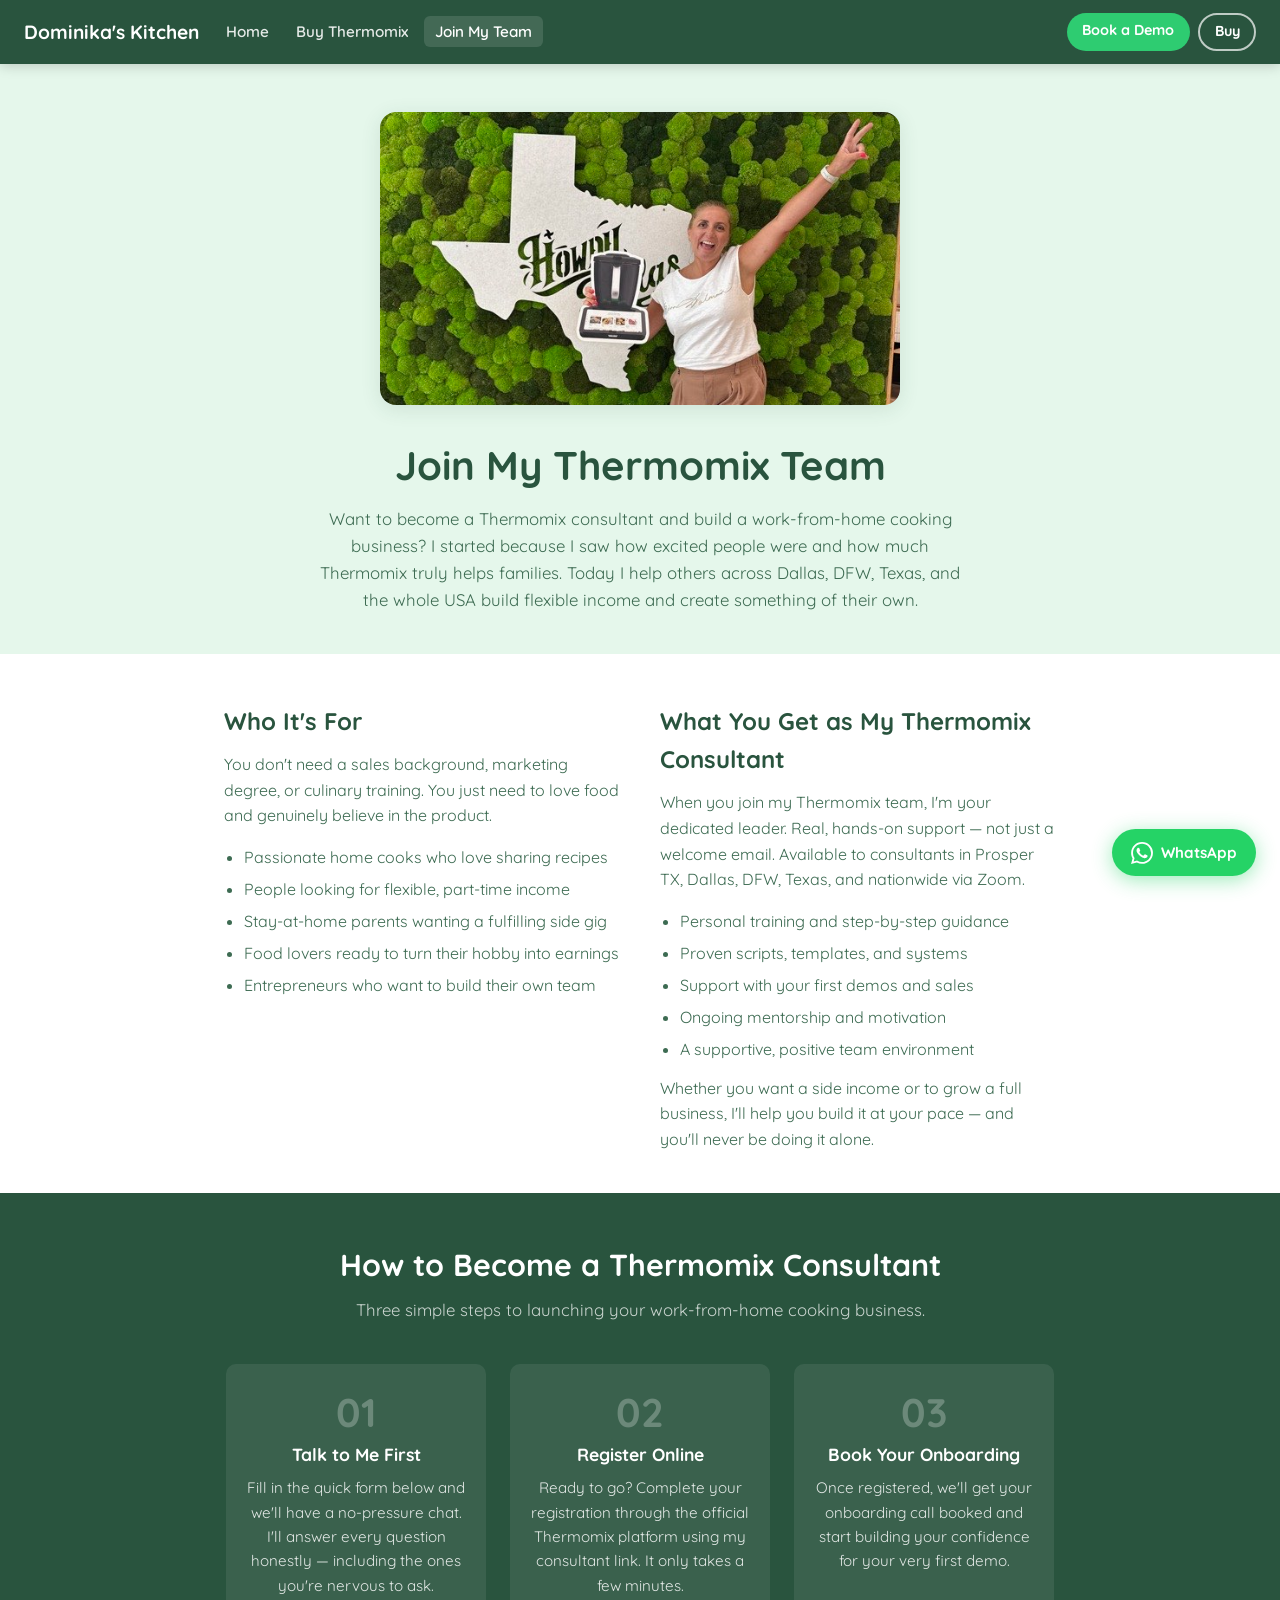
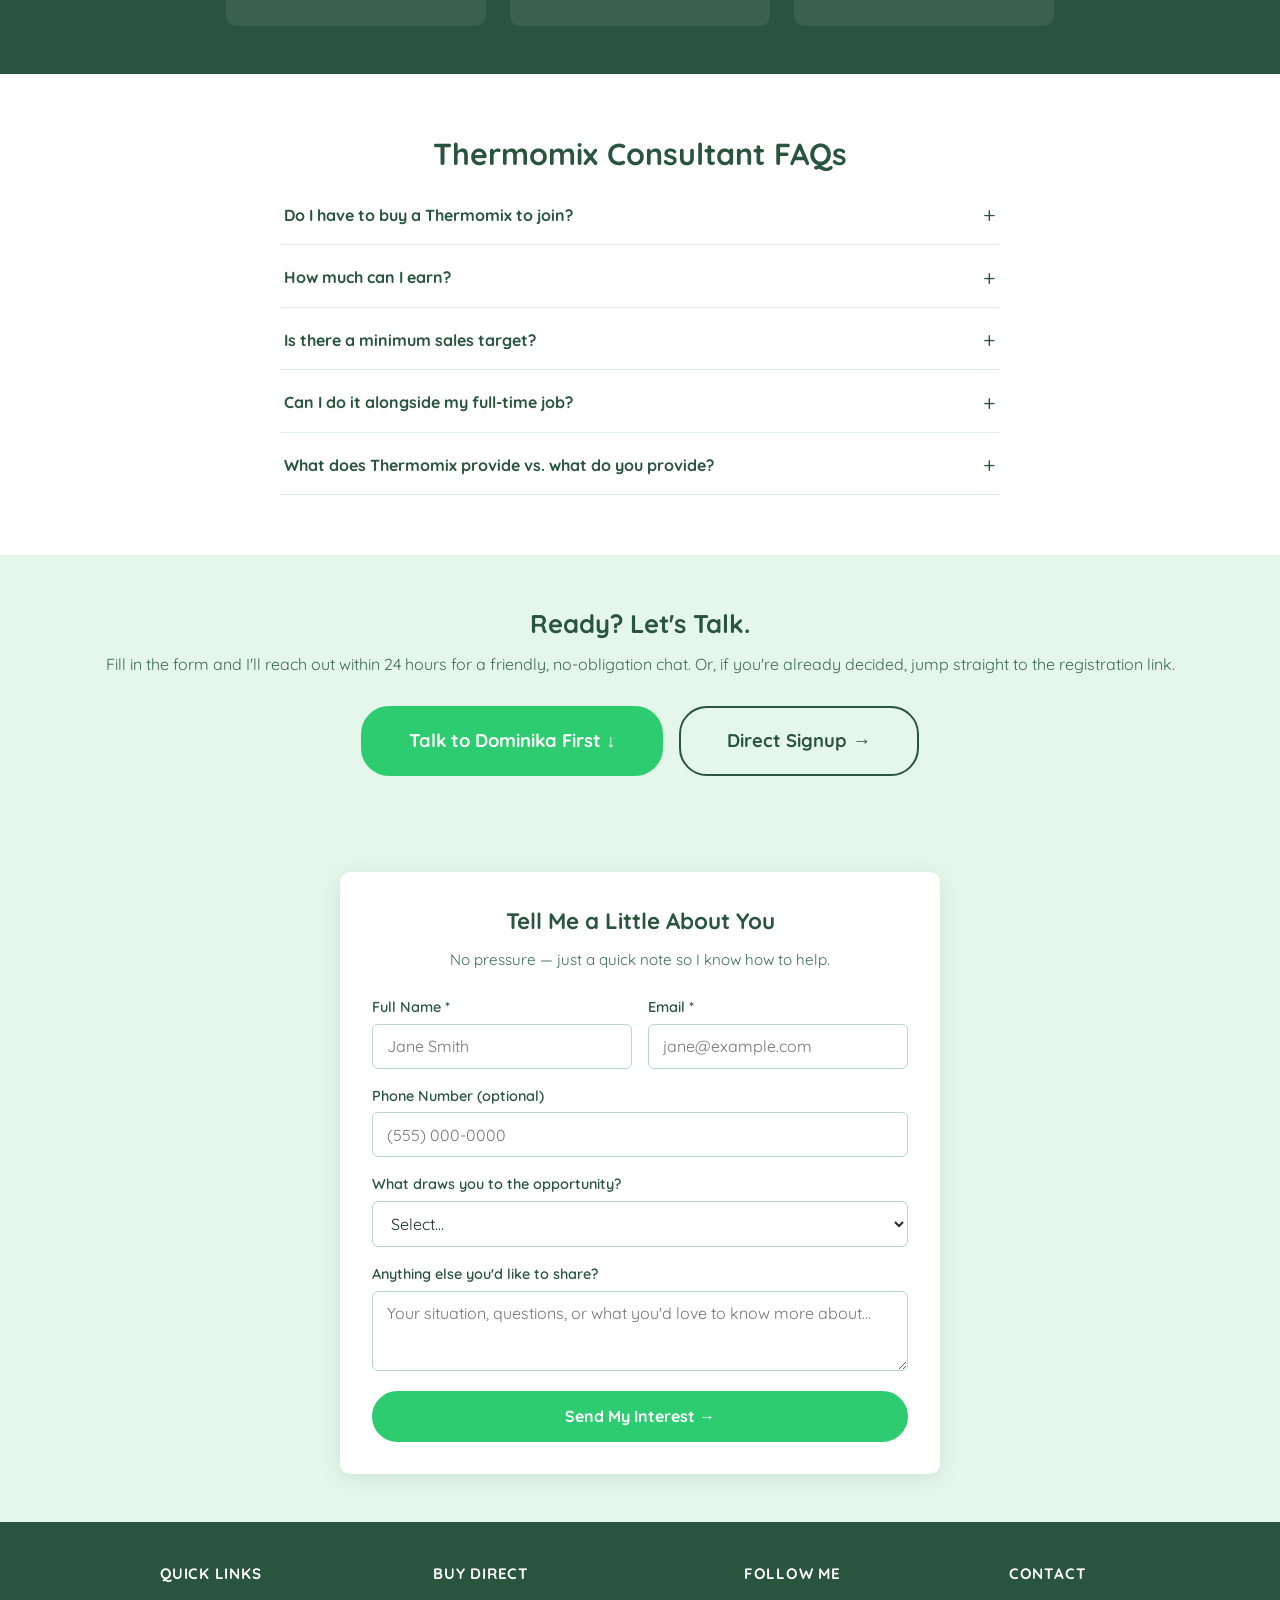
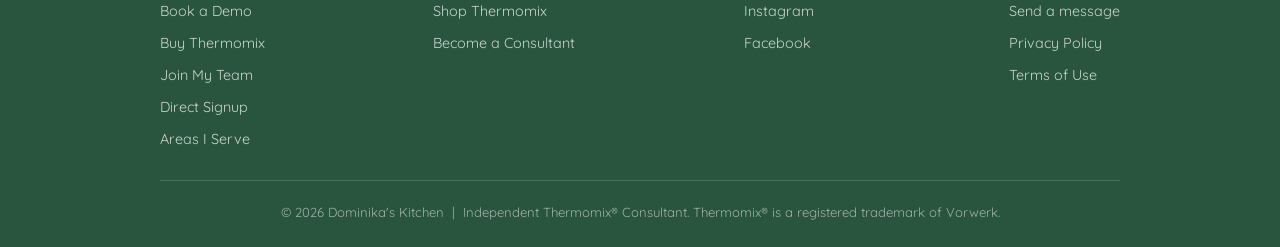
<file: join-team.html>
<!DOCTYPE html>
<html lang="en">
<head>
  <meta charset="UTF-8">
  <meta name="viewport" content="width=device-width, initial-scale=1">
  <title>Join Thermomix Team | Become a Thermomix Consultant | Work From Home USA</title>
  <meta name="description" content="Want to become a Thermomix consultant and build a work-from-home cooking business? Join Dominika's team in Prosper TX, Dallas, DFW — or anywhere in the USA. Personal training and mentorship included.">
  <link rel="canonical" href="https://dominikas-kitchen.com/join-team.html">

  <!-- Open Graph -->
  <meta property="og:type" content="website">
  <meta property="og:url" content="https://dominikas-kitchen.com/join-team.html">
  <meta property="og:title" content="Become a Thermomix Consultant | Join Dominika's Team in DFW">
  <meta property="og:description" content="Start your Thermomix business with Dominika's mentorship. Flexible income, scripts, templates, and ongoing support. Prosper TX and nationwide.">
  <meta property="og:image" content="https://dominikas-kitchen.com/img1.jpg">
  <meta property="og:site_name" content="Dominika's Kitchen">
  <meta property="og:locale" content="en_US">

  <!-- Twitter Card -->
  <meta name="twitter:card" content="summary_large_image">
  <meta name="twitter:title" content="Become a Thermomix Consultant | DFW &amp; TX">
  <meta name="twitter:description" content="Join Dominika's Thermomix team. Flexible income, personal training, supportive community. Based in Prosper TX, open to all US locations.">
  <meta name="twitter:image" content="https://dominikas-kitchen.com/img1.jpg">

  <!-- Structured Data -->
  <script type="application/ld+json">
  {
    "@context": "https://schema.org",
    "@type": "JobPosting",
    "title": "Independent Thermomix Consultant",
    "description": "Join Dominika Culliton's Thermomix team as an independent consultant. Receive personal training, proven scripts and templates, mentorship, and ongoing support to build your own flexible income selling Thermomix TM7 and TM6 cooking appliances.",
    "employmentType": "CONTRACTOR",
    "jobLocationType": "TELECOMMUTE",
    "hiringOrganization": {
      "@type": "Person",
      "name": "Dominika Culliton",
      "url": "https://dominikas-kitchen.com/"
    },
    "jobLocation": {
      "@type": "Place",
      "address": {
        "@type": "PostalAddress",
        "addressLocality": "Prosper",
        "addressRegion": "TX",
        "addressCountry": "US"
      }
    },
    "applicantLocationRequirements": {
      "@type": "Country",
      "name": "United States"
    }
  }
  </script>

  <link rel="preconnect" href="https://fonts.googleapis.com">
  <link rel="preconnect" href="https://fonts.gstatic.com" crossorigin>
  <link href="https://fonts.googleapis.com/css2?family=Quicksand:wght@400;500;600;700&display=swap" rel="stylesheet">
  <link rel="stylesheet" href="styles.css">

  <!-- Google tag (gtag.js) -->
  <script async src="https://www.googletagmanager.com/gtag/js?id=G-20V0VRV7GB"></script>
  <script>
    window.dataLayer = window.dataLayer || [];
    function gtag(){dataLayer.push(arguments);}
    gtag('js', new Date());
    gtag('config', 'G-20V0VRV7GB');
  </script>
</head>
<body>

  <!-- ===== STICKY NAV ===== -->
  <nav class="site-nav">
    <a class="nav-logo" href="index.html">Dominika's Kitchen</a>

    <input type="checkbox" id="nav-toggle" class="nav-toggle">
    <label for="nav-toggle" class="nav-hamburger" aria-label="Toggle menu">&#9776;</label>

    <div class="nav-menu">
      <ul class="nav-links">
        <li><a href="index.html">Home</a></li>
        <li><a href="buy.html">Buy Thermomix</a></li>
        <li><a href="join-team.html" class="active">Join My Team</a></li>
      </ul>
      <div class="nav-cta">
        <a href="book-demo.html" class="btn-primary">Book a Demo</a>
        <a href="buy.html" class="btn-outline">Buy</a>
      </div>
    </div>
  </nav>

  <!-- ===== PAGE HERO ===== -->
  <div class="page-hero page-hero-photo">
    <img src="dominika-team.jpg" width="800" height="600" alt="Dominika Culliton celebrating with a Thermomix TM7 at the Thermomix Howdy Dallas wall">
    <h1>Join My Thermomix Team</h1>
    <p>Want to become a Thermomix consultant and build a work-from-home cooking business? I started because I saw how excited people were and how much Thermomix truly helps families. Today I help others across Dallas, DFW, Texas, and the whole USA build flexible income and create something of their own.</p>
  </div>

  <!-- ===== WHO IT'S FOR + WHAT YOU GET ===== -->
  <div class="two-col" style="padding-top:3rem;">
    <div class="two-col-text">
      <h2>Who It's For</h2>
      <p style="margin-bottom:1rem;">You don't need a sales background, marketing degree, or culinary training. You just need to love food and genuinely believe in the product.</p>
      <ul>
        <li>Passionate home cooks who love sharing recipes</li>
        <li>People looking for flexible, part-time income</li>
        <li>Stay-at-home parents wanting a fulfilling side gig</li>
        <li>Food lovers ready to turn their hobby into earnings</li>
        <li>Entrepreneurs who want to build their own team</li>
      </ul>
    </div>
    <div class="two-col-text">
      <h2>What You Get as My Thermomix Consultant</h2>
      <p style="margin-bottom:1rem;">When you join my Thermomix team, I'm your dedicated leader. Real, hands-on support — not just a welcome email. Available to consultants in Prosper TX, Dallas, DFW, Texas, and nationwide via Zoom.</p>
      <ul>
        <li>Personal training and step-by-step guidance</li>
        <li>Proven scripts, templates, and systems</li>
        <li>Support with your first demos and sales</li>
        <li>Ongoing mentorship and motivation</li>
        <li>A supportive, positive team environment</li>
      </ul>
      <p style="margin-top:0.85rem;">Whether you want a side income or to grow a full business, I'll help you build it at your pace — and you'll never be doing it alone.</p>
    </div>
  </div>

  <!-- ===== HOW IT WORKS ===== -->
  <section class="join-steps-strip">
    <h2 class="section-title">How to Become a Thermomix Consultant</h2>
    <p class="section-sub">Three simple steps to launching your work-from-home cooking business.</p>
    <div class="steps-grid">
      <div class="step-card">
        <div class="step-num">01</div>
        <h3>Talk to Me First</h3>
        <p>Fill in the quick form below and we'll have a no-pressure chat. I'll answer every question honestly — including the ones you're nervous to ask.</p>
      </div>
      <div class="step-card">
        <div class="step-num">02</div>
        <h3>Register Online</h3>
        <p>Ready to go? Complete your registration through the official Thermomix platform using my consultant link. It only takes a few minutes.</p>
      </div>
      <div class="step-card">
        <div class="step-num">03</div>
        <h3>Book Your Onboarding</h3>
        <p>Once registered, we'll get your onboarding call booked and start building your confidence for your very first demo.</p>
      </div>
    </div>
  </section>

  <!-- ===== FAQ ===== -->
  <section class="faq-strip">
    <h2 class="section-title">Thermomix Consultant FAQs</h2>
    <div class="faq-wrap">

      <details class="faq-item">
        <summary>Do I have to buy a Thermomix to join?</summary>
        <div class="faq-answer">
          Thermomix consultants typically need a personal unit to demo from — you can purchase one at a reduced consultant price when you sign up. Ask me for the current details.
        </div>
      </details>

      <details class="faq-item">
        <summary>How much can I earn?</summary>
        <div class="faq-answer">
          Earnings vary based on the number of demos you host and sales you make. Thermomix offers a transparent commission structure. I'm happy to share what I earn personally when we chat — no fluff, just real numbers.
        </div>
      </details>

      <details class="faq-item">
        <summary>Is there a minimum sales target?</summary>
        <div class="faq-answer">
          There's no aggressive quota system. You work your business at your own pace. I'll always give you honest guidance about what's realistic.
        </div>
      </details>

      <details class="faq-item">
        <summary>Can I do it alongside my full-time job?</summary>
        <div class="faq-answer">
          Absolutely. Many consultants run their Thermomix business in evenings and weekends. It's fully flexible — you set your own schedule.
        </div>
      </details>

      <details class="faq-item">
        <summary>What does Thermomix provide vs. what do you provide?</summary>
        <div class="faq-answer">
          Thermomix provides the official training, Cookidoo access, marketing materials, and commission structure. I provide personal mentorship, real-world demo tips, community, and ongoing day-to-day support.
        </div>
      </details>

    </div>
  </section>

  <!-- ===== INTEREST FORM + DIRECT SIGNUP ===== -->
  <section class="join-cta-strip">
    <h2>Ready? Let's Talk.</h2>
    <p>Fill in the form and I'll reach out within 24 hours for a friendly, no-obligation chat. Or, if you're already decided, jump straight to the registration link.</p>
    <div class="join-cta-btns">
      <a href="#interest-form" class="btn btn-green btn-lg">Talk to Dominika First &#8595;</a>
      <a href="https://register.thermomix.com/104720"
         target="_blank"
         rel="noopener"
         class="btn btn-green-outline btn-lg">Direct Signup &#8594;</a>
    </div>
  </section>

  <!-- ===== INTEREST FORM ===== -->
  <section class="form-section" id="interest-form">
    <div class="form-wrap">

      <h2 style="font-size:1.4rem;color:var(--green-dark);margin-bottom:0.5rem;text-align:center;">Tell Me a Little About You</h2>
      <p style="text-align:center;color:var(--text-mid);margin-bottom:1.5rem;font-size:0.95rem;">No pressure — just a quick note so I know how to help.</p>

      <!-- Thank-you state -->
      <div class="thank-you" id="thank-you-join">
        <div style="font-size:3rem;margin-bottom:0.5rem;">&#127775;</div>
        <h3>Got it — I'll be in touch!</h3>
        <p>Thanks for your interest! I'll reach out within 24 hours to set up a chat. Looking forward to meeting you.</p>
        <p style="margin-top:1rem;">Follow me on social while you wait:</p>
        <div style="display:flex;gap:1rem;justify-content:center;margin-top:0.75rem;flex-wrap:wrap;">
          <a href="https://www.instagram.com/dominikas_kitchen?igsh=MXEwbjd0YnpvM283cw%3D%3D&utm_source=qr" class="btn btn-green" target="_blank" rel="noopener">Instagram</a>
          <a href="https://www.facebook.com/share/1LTe2RwdQE/?mibextid=wwXIfr" class="btn btn-green-outline" target="_blank" rel="noopener">Facebook</a>
        </div>
      </div>

      <!-- Interest Form -->
      <form id="join-form"
            action="https://api.web3forms.com/submit"
            method="POST">
        <input type="hidden" name="access_key" value="f3735acd-8509-4ec0-9644-85bd108948ff">
        <input type="hidden" name="subject" value="New Thermomix Team Enquiry">
        <input type="hidden" name="redirect" value="false">

        <div class="form-group">
          <div class="form-row">
            <div class="form-field">
              <label for="join-name">Full Name *</label>
              <input type="text" id="join-name" name="name" placeholder="Jane Smith" required>
            </div>
            <div class="form-field">
              <label for="join-email">Email *</label>
              <input type="email" id="join-email" name="email" placeholder="jane@example.com" required>
            </div>
          </div>

          <div class="form-field">
            <label for="join-phone">Phone Number (optional)</label>
            <input type="tel" id="join-phone" name="phone" placeholder="(555) 000-0000">
          </div>

          <div class="form-field">
            <label for="join-why">What draws you to the opportunity?</label>
            <select id="join-why" name="reason">
              <option value="" disabled selected>Select…</option>
              <option value="income">Extra income</option>
              <option value="flexibility">Flexible schedule</option>
              <option value="passion">Love of cooking</option>
              <option value="community">Building a business</option>
              <option value="curious">Just curious</option>
            </select>
          </div>

          <div class="form-field">
            <label for="join-message">Anything else you'd like to share?</label>
            <textarea id="join-message" name="message" placeholder="Your situation, questions, or what you'd love to know more about…"></textarea>
          </div>
        </div>

        <div class="form-submit">
          <button type="submit" class="btn btn-green" style="width:100%;padding:0.85em;">Send My Interest &#8594;</button>
        </div>

      </form>
    </div>
  </section>

  <!-- ===== FOOTER ===== -->
  <footer class="site-footer">
    <div class="footer-grid">
      <div class="footer-col">
        <h4>Quick Links</h4>
        <ul>
          <li><a href="book-demo.html">Book a Demo</a></li>
          <li><a href="buy.html">Buy Thermomix</a></li>
          <li><a href="join-team.html">Join My Team</a></li>
          <li><a href="direct-signup.html">Direct Signup</a></li>
          <li><a href="areas.html">Areas I Serve</a></li>
        </ul>
      </div>
      <div class="footer-col">
        <h4>Buy Direct</h4>
        <ul>
          <li><a href="https://shop.thermomix.com/consultant/104720" target="_blank" rel="noopener">Shop Thermomix</a></li>
          <li><a href="https://register.thermomix.com/104720" target="_blank" rel="noopener">Become a Consultant</a></li>
        </ul>
      </div>
      <div class="footer-col">
        <h4>Follow Me</h4>
        <ul>
          <li><a href="https://www.instagram.com/dominikas_kitchen?igsh=MXEwbjd0YnpvM283cw%3D%3D&utm_source=qr" target="_blank" rel="noopener">Instagram</a></li>
          <li><a href="https://www.facebook.com/share/1LTe2RwdQE/?mibextid=wwXIfr" target="_blank" rel="noopener">Facebook</a></li>
        </ul>
      </div>
      <div class="footer-col">
        <h4>Contact</h4>
        <ul>
          <li><a href="book-demo.html">Send a message</a></li>
          <li><a href="privacy.html">Privacy Policy</a></li>
          <li><a href="terms.html">Terms of Use</a></li>
        </ul>
      </div>
    </div>
    <div class="footer-bottom">
      <p>&copy; 2026 Dominika's Kitchen &nbsp;|&nbsp; Independent Thermomix&reg; Consultant. Thermomix&reg; is a registered trademark of Vorwerk.</p>
    </div>
  </footer>

  <!-- ===== JOIN FORM JS ===== -->
  <script>
    const joinForm = document.getElementById('join-form');
    const thankYouJoin = document.getElementById('thank-you-join');

    joinForm.addEventListener('submit', async function(e) {
      e.preventDefault();
      const data = new FormData(joinForm);
      const action = joinForm.getAttribute('action');


      try {
        const res = await fetch(action, {
          method: 'POST',
          body: data,
          headers: { 'Accept': 'application/json' }
        });
        if (res.ok) {
          showThankYouJoin();
        } else {
          alert('Something went wrong. Please try again.');
        }
      } catch(err) {
        showThankYouJoin();
      }
    });

    function showThankYouJoin() {
      joinForm.style.display = 'none';
      thankYouJoin.style.display = 'block';
      thankYouJoin.scrollIntoView({ behavior: 'smooth', block: 'center' });
    }
  </script>

  <a href="https://wa.me/19452746679" class="whatsapp-float" target="_blank" rel="noopener" aria-label="Chat with Dominika on WhatsApp">
    <svg xmlns="http://www.w3.org/2000/svg" width="22" height="22" viewBox="0 0 24 24" fill="white"><path d="M17.472 14.382c-.297-.149-1.758-.867-2.03-.967-.273-.099-.471-.148-.67.15-.197.297-.767.966-.94 1.164-.173.199-.347.223-.644.075-.297-.15-1.255-.463-2.39-1.475-.883-.788-1.48-1.761-1.653-2.059-.173-.297-.018-.458.13-.606.134-.133.298-.347.446-.52.149-.174.198-.298.298-.497.099-.198.05-.371-.025-.52-.075-.149-.669-1.612-.916-2.207-.242-.579-.487-.5-.669-.51-.173-.008-.371-.01-.57-.01-.198 0-.52.074-.792.372-.272.297-1.04 1.016-1.04 2.479 0 1.462 1.065 2.875 1.213 3.074.149.198 2.096 3.2 5.077 4.487.709.306 1.262.489 1.694.625.712.227 1.36.195 1.871.118.571-.085 1.758-.719 2.006-1.413.248-.694.248-1.289.173-1.413-.074-.124-.272-.198-.57-.347m-5.421 7.403h-.004a9.87 9.87 0 01-5.031-1.378l-.361-.214-3.741.982.998-3.648-.235-.374a9.86 9.86 0 01-1.51-5.26c.001-5.45 4.436-9.884 9.888-9.884 2.64 0 5.122 1.03 6.988 2.898a9.825 9.825 0 012.893 6.994c-.003 5.45-4.437 9.884-9.885 9.884m8.413-18.297A11.815 11.815 0 0012.05 0C5.495 0 .16 5.335.157 11.892c0 2.096.547 4.142 1.588 5.945L.057 24l6.305-1.654a11.882 11.882 0 005.683 1.448h.005c6.554 0 11.89-5.335 11.893-11.893a11.821 11.821 0 00-3.48-8.413z"/></svg>
    <span>WhatsApp</span>
  </a>
  <script src="offer.js" defer></script>
</body>
</html>
</file>
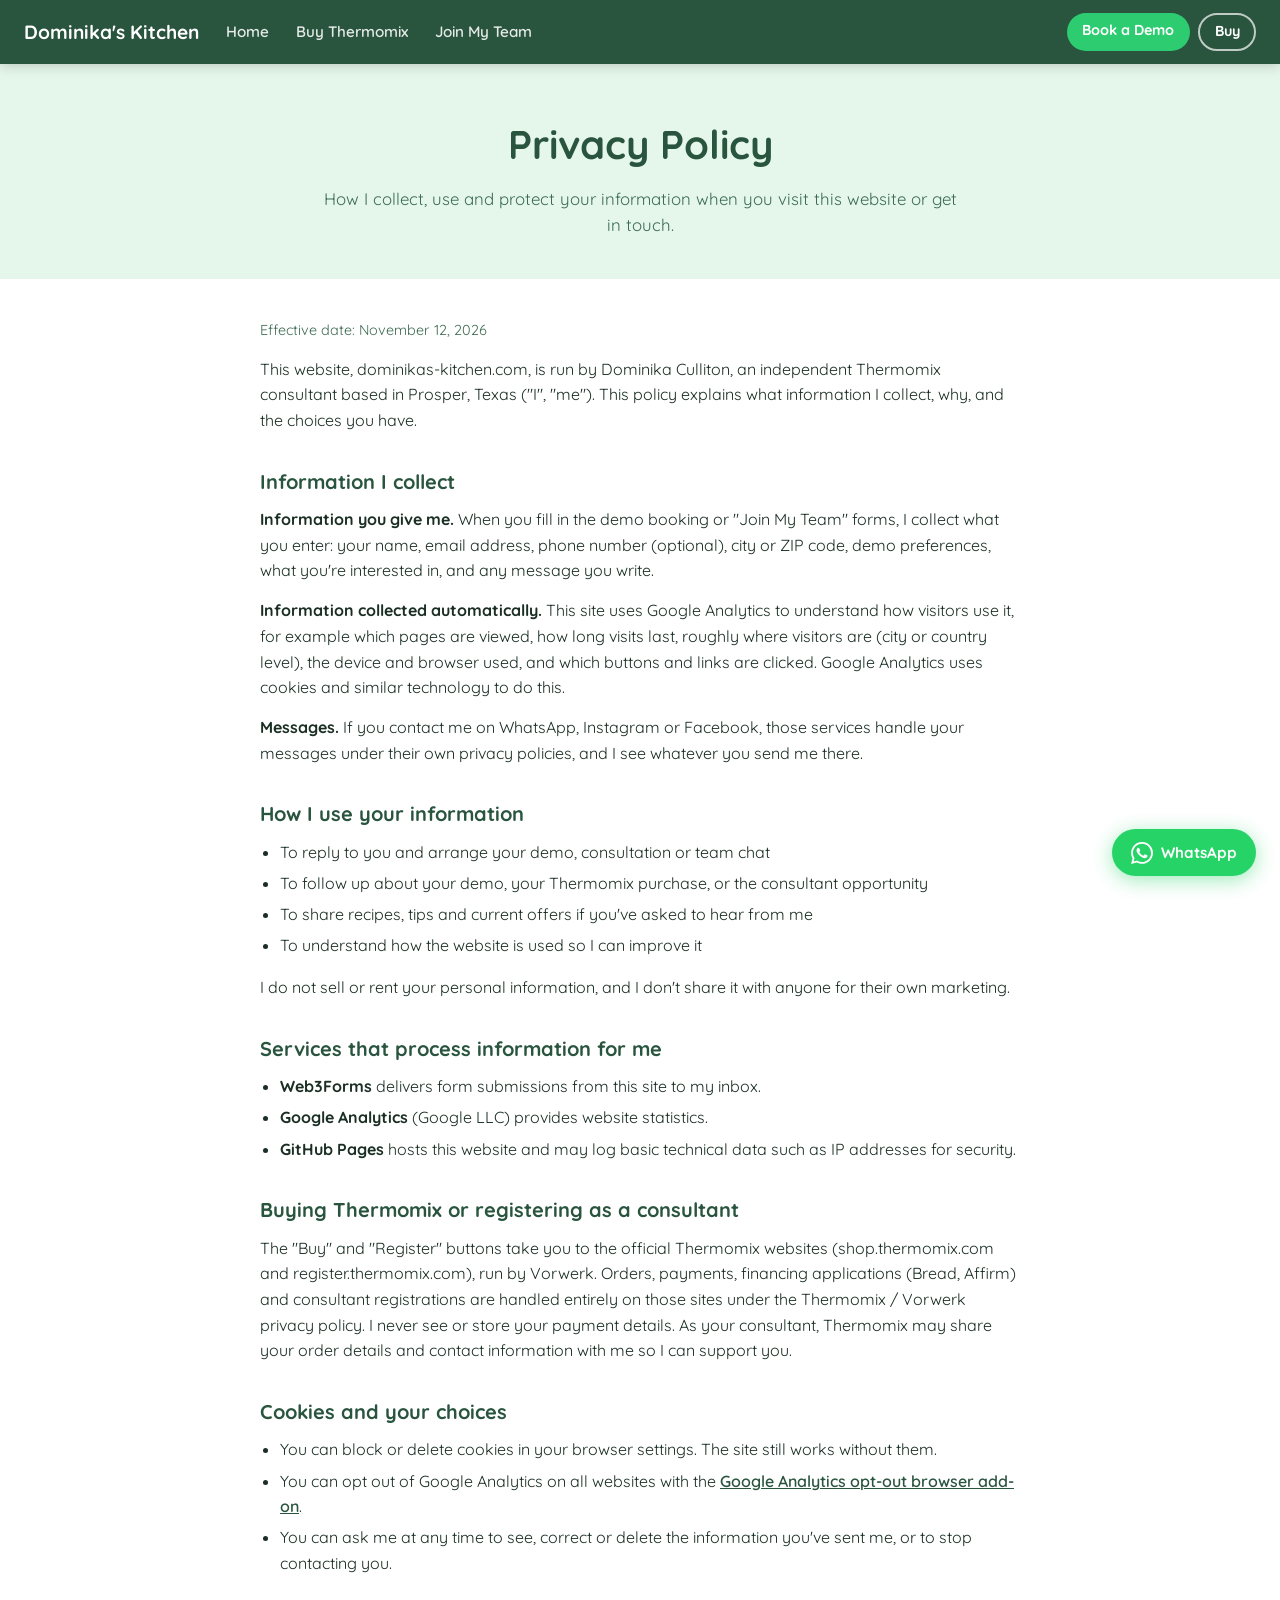
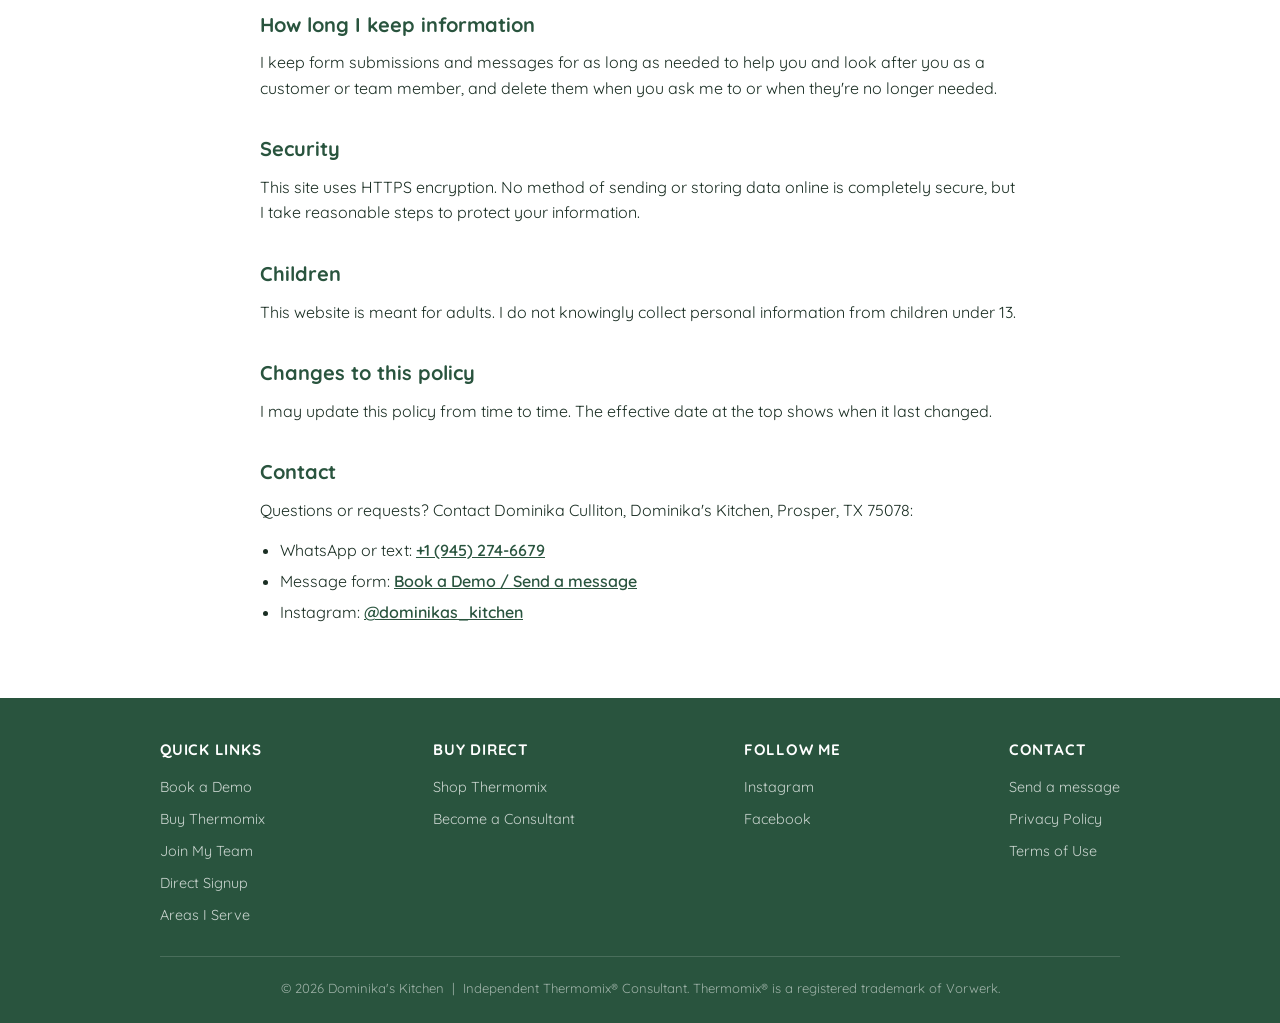
<file: privacy.html>
<!DOCTYPE html>
<html lang="en">
<head>
  <meta charset="UTF-8">
  <meta name="viewport" content="width=device-width, initial-scale=1">
  <title>Privacy Policy | Dominika's Kitchen</title>
  <meta name="description" content="How Dominika's Kitchen collects, uses and protects your information when you book a Thermomix demo, contact Dominika, or browse dominikas-kitchen.com.">
  <link rel="canonical" href="https://dominikas-kitchen.com/privacy.html">

  <link rel="preconnect" href="https://fonts.googleapis.com">
  <link rel="preconnect" href="https://fonts.gstatic.com" crossorigin>
  <link href="https://fonts.googleapis.com/css2?family=Quicksand:wght@400;500;600;700&display=swap" rel="stylesheet">
  <link rel="stylesheet" href="styles.css">

  <!-- Google tag (gtag.js) -->
  <script async src="https://www.googletagmanager.com/gtag/js?id=G-20V0VRV7GB"></script>
  <script>
    window.dataLayer = window.dataLayer || [];
    function gtag(){dataLayer.push(arguments);}
    gtag('js', new Date());
    gtag('config', 'G-20V0VRV7GB');
  </script>
</head>
<body>

  <!-- ===== STICKY NAV ===== -->
  <nav class="site-nav">
    <a class="nav-logo" href="index.html">Dominika's Kitchen</a>

    <input type="checkbox" id="nav-toggle" class="nav-toggle">
    <label for="nav-toggle" class="nav-hamburger" aria-label="Toggle menu">&#9776;</label>

    <div class="nav-menu">
      <ul class="nav-links">
        <li><a href="index.html">Home</a></li>
        <li><a href="buy.html">Buy Thermomix</a></li>
        <li><a href="join-team.html">Join My Team</a></li>
      </ul>
      <div class="nav-cta">
        <a href="book-demo.html" class="btn-primary">Book a Demo</a>
        <a href="buy.html" class="btn-outline">Buy</a>
      </div>
    </div>
  </nav>

  <!-- ===== PAGE HERO ===== -->
  <div class="page-hero">
    <h1>Privacy Policy</h1>
    <p>How I collect, use and protect your information when you visit this website or get in touch.</p>
  </div>

  <!-- ===== LEGAL CONTENT ===== -->
  <section class="legal-section">
    <div class="legal-wrap">

      <p class="legal-date">Effective date: November 12, 2026</p>

      <p>This website, dominikas-kitchen.com, is run by Dominika Culliton, an independent Thermomix consultant based in Prosper, Texas ("I", "me"). This policy explains what information I collect, why, and the choices you have.</p>

      <h2>Information I collect</h2>
      <p><strong>Information you give me.</strong> When you fill in the demo booking or "Join My Team" forms, I collect what you enter: your name, email address, phone number (optional), city or ZIP code, demo preferences, what you're interested in, and any message you write.</p>
      <p><strong>Information collected automatically.</strong> This site uses Google Analytics to understand how visitors use it, for example which pages are viewed, how long visits last, roughly where visitors are (city or country level), the device and browser used, and which buttons and links are clicked. Google Analytics uses cookies and similar technology to do this.</p>
      <p><strong>Messages.</strong> If you contact me on WhatsApp, Instagram or Facebook, those services handle your messages under their own privacy policies, and I see whatever you send me there.</p>

      <h2>How I use your information</h2>
      <ul>
        <li>To reply to you and arrange your demo, consultation or team chat</li>
        <li>To follow up about your demo, your Thermomix purchase, or the consultant opportunity</li>
        <li>To share recipes, tips and current offers if you've asked to hear from me</li>
        <li>To understand how the website is used so I can improve it</li>
      </ul>
      <p>I do not sell or rent your personal information, and I don't share it with anyone for their own marketing.</p>

      <h2>Services that process information for me</h2>
      <ul>
        <li><strong>Web3Forms</strong> delivers form submissions from this site to my inbox.</li>
        <li><strong>Google Analytics</strong> (Google LLC) provides website statistics.</li>
        <li><strong>GitHub Pages</strong> hosts this website and may log basic technical data such as IP addresses for security.</li>
      </ul>

      <h2>Buying Thermomix or registering as a consultant</h2>
      <p>The "Buy" and "Register" buttons take you to the official Thermomix websites (shop.thermomix.com and register.thermomix.com), run by Vorwerk. Orders, payments, financing applications (Bread, Affirm) and consultant registrations are handled entirely on those sites under the Thermomix / Vorwerk privacy policy. I never see or store your payment details. As your consultant, Thermomix may share your order details and contact information with me so I can support you.</p>

      <h2>Cookies and your choices</h2>
      <ul>
        <li>You can block or delete cookies in your browser settings. The site still works without them.</li>
        <li>You can opt out of Google Analytics on all websites with the <a href="https://tools.google.com/dlpage/gaoptout" target="_blank" rel="noopener">Google Analytics opt-out browser add-on</a>.</li>
        <li>You can ask me at any time to see, correct or delete the information you've sent me, or to stop contacting you.</li>
      </ul>

      <h2>How long I keep information</h2>
      <p>I keep form submissions and messages for as long as needed to help you and look after you as a customer or team member, and delete them when you ask me to or when they're no longer needed.</p>

      <h2>Security</h2>
      <p>This site uses HTTPS encryption. No method of sending or storing data online is completely secure, but I take reasonable steps to protect your information.</p>

      <h2>Children</h2>
      <p>This website is meant for adults. I do not knowingly collect personal information from children under 13.</p>

      <h2>Changes to this policy</h2>
      <p>I may update this policy from time to time. The effective date at the top shows when it last changed.</p>

      <h2>Contact</h2>
      <p>Questions or requests? Contact Dominika Culliton, Dominika's Kitchen, Prosper, TX 75078:</p>
      <ul>
        <li>WhatsApp or text: <a href="https://wa.me/19452746679" target="_blank" rel="noopener">+1 (945) 274-6679</a></li>
        <li>Message form: <a href="book-demo.html">Book a Demo / Send a message</a></li>
        <li>Instagram: <a href="https://www.instagram.com/dominikas_kitchen" target="_blank" rel="noopener">@dominikas_kitchen</a></li>
      </ul>
    </div>
  </section>

  <!-- ===== FOOTER ===== -->
  <footer class="site-footer">
    <div class="footer-grid">
      <div class="footer-col">
        <h4>Quick Links</h4>
        <ul>
          <li><a href="book-demo.html">Book a Demo</a></li>
          <li><a href="buy.html">Buy Thermomix</a></li>
          <li><a href="join-team.html">Join My Team</a></li>
          <li><a href="direct-signup.html">Direct Signup</a></li>
          <li><a href="areas.html">Areas I Serve</a></li>
        </ul>
      </div>
      <div class="footer-col">
        <h4>Buy Direct</h4>
        <ul>
          <li><a href="https://shop.thermomix.com/consultant/104720" target="_blank" rel="noopener">Shop Thermomix</a></li>
          <li><a href="https://register.thermomix.com/104720" target="_blank" rel="noopener">Become a Consultant</a></li>
        </ul>
      </div>
      <div class="footer-col">
        <h4>Follow Me</h4>
        <ul>
          <li><a href="https://www.instagram.com/dominikas_kitchen?igsh=MXEwbjd0YnpvM283cw%3D%3D&utm_source=qr" target="_blank" rel="noopener">Instagram</a></li>
          <li><a href="https://www.facebook.com/share/1LTe2RwdQE/?mibextid=wwXIfr" target="_blank" rel="noopener">Facebook</a></li>
        </ul>
      </div>
      <div class="footer-col">
        <h4>Contact</h4>
        <ul>
          <li><a href="book-demo.html">Send a message</a></li>
          <li><a href="privacy.html">Privacy Policy</a></li>
          <li><a href="terms.html">Terms of Use</a></li>
        </ul>
      </div>
    </div>
    <div class="footer-bottom">
      <p>&copy; 2026 Dominika's Kitchen &nbsp;|&nbsp; Independent Thermomix&reg; Consultant. Thermomix&reg; is a registered trademark of Vorwerk.</p>
    </div>
  </footer>

  <a href="https://wa.me/19452746679" class="whatsapp-float" target="_blank" rel="noopener" aria-label="Chat with Dominika on WhatsApp">
    <svg xmlns="http://www.w3.org/2000/svg" width="22" height="22" viewBox="0 0 24 24" fill="white"><path d="M17.472 14.382c-.297-.149-1.758-.867-2.03-.967-.273-.099-.471-.148-.67.15-.197.297-.767.966-.94 1.164-.173.199-.347.223-.644.075-.297-.15-1.255-.463-2.39-1.475-.883-.788-1.48-1.761-1.653-2.059-.173-.297-.018-.458.13-.606.134-.133.298-.347.446-.52.149-.174.198-.298.298-.497.099-.198.05-.371-.025-.52-.075-.149-.669-1.612-.916-2.207-.242-.579-.487-.5-.669-.51-.173-.008-.371-.01-.57-.01-.198 0-.52.074-.792.372-.272.297-1.04 1.016-1.04 2.479 0 1.462 1.065 2.875 1.213 3.074.149.198 2.096 3.2 5.077 4.487.709.306 1.262.489 1.694.625.712.227 1.36.195 1.871.118.571-.085 1.758-.719 2.006-1.413.248-.694.248-1.289.173-1.413-.074-.124-.272-.198-.57-.347m-5.421 7.403h-.004a9.87 9.87 0 01-5.031-1.378l-.361-.214-3.741.982.998-3.648-.235-.374a9.86 9.86 0 01-1.51-5.26c.001-5.45 4.436-9.884 9.888-9.884 2.64 0 5.122 1.03 6.988 2.898a9.825 9.825 0 012.893 6.994c-.003 5.45-4.437 9.884-9.885 9.884m8.413-18.297A11.815 11.815 0 0012.05 0C5.495 0 .16 5.335.157 11.892c0 2.096.547 4.142 1.588 5.945L.057 24l6.305-1.654a11.882 11.882 0 005.683 1.448h.005c6.554 0 11.89-5.335 11.893-11.893a11.821 11.821 0 00-3.48-8.413z"/></svg>
    <span>WhatsApp</span>
  </a>
  <script src="offer.js" defer></script>
</body>
</html>
</file>
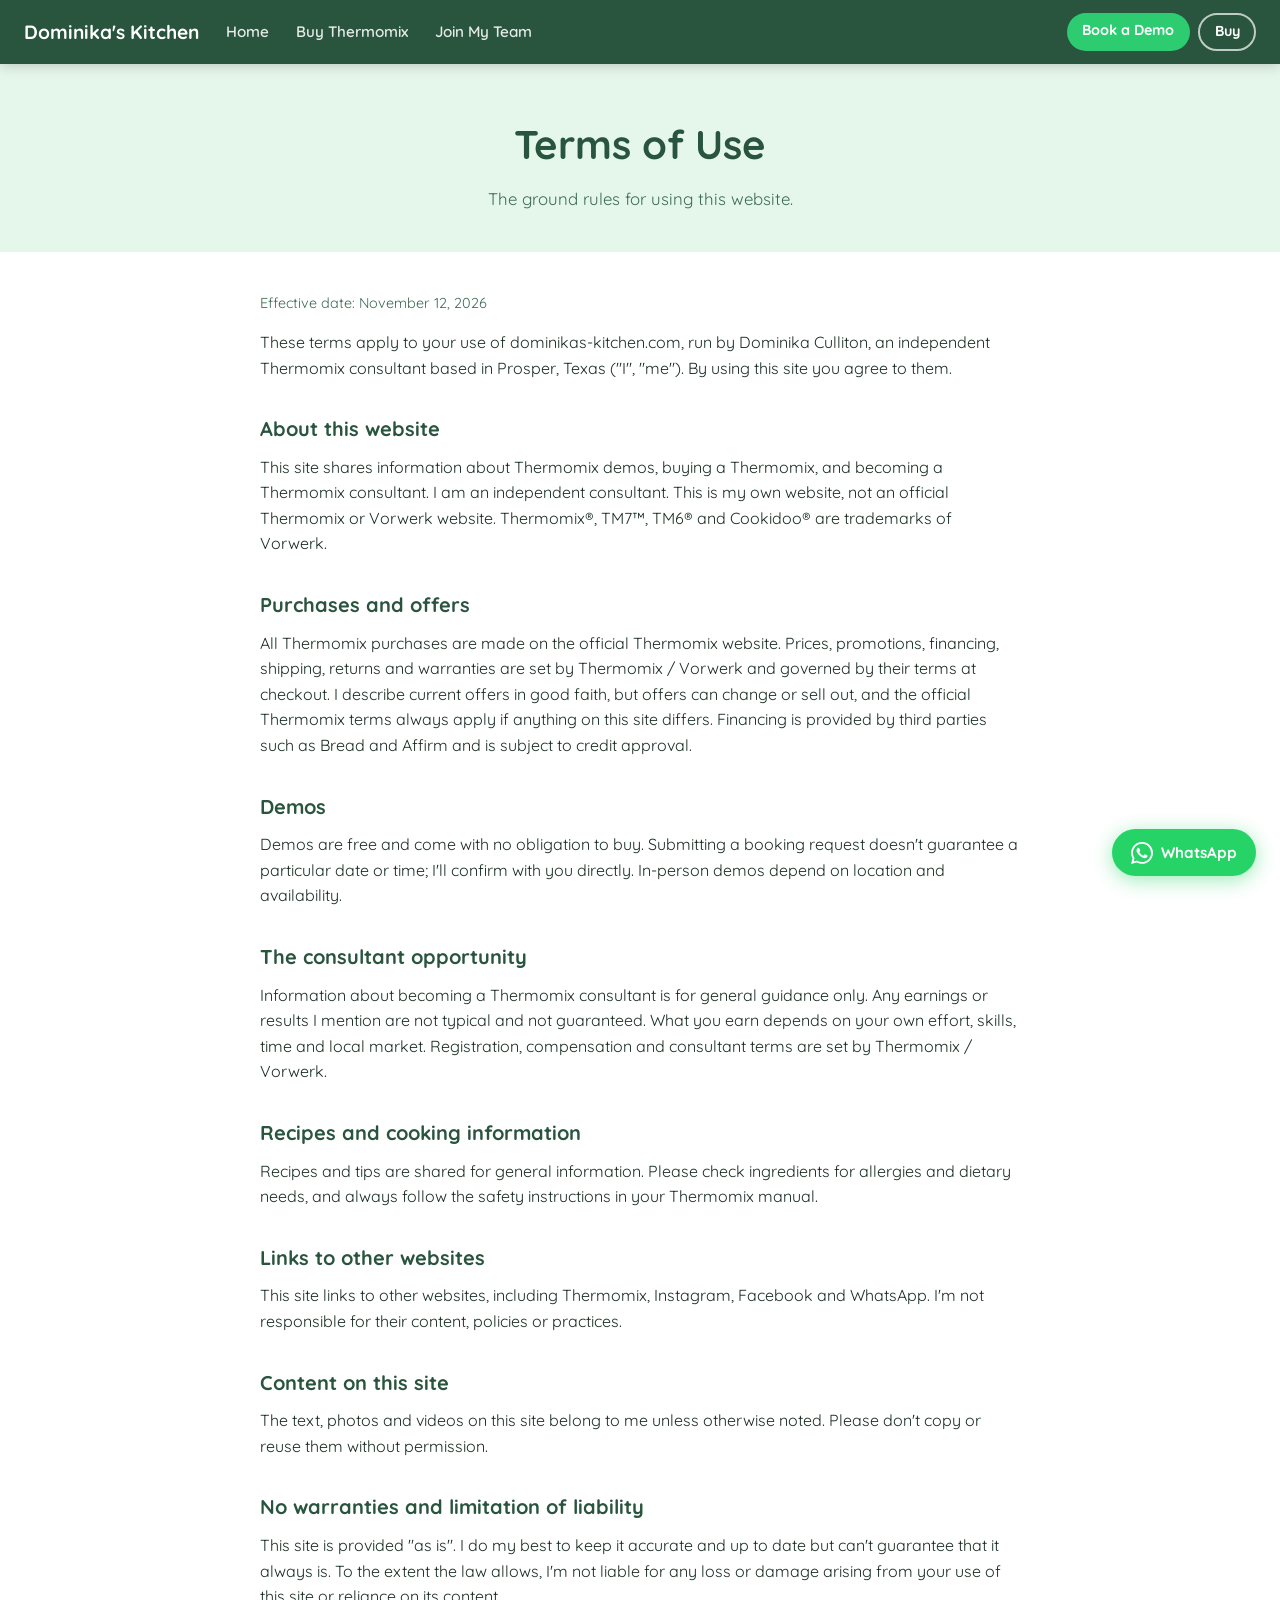
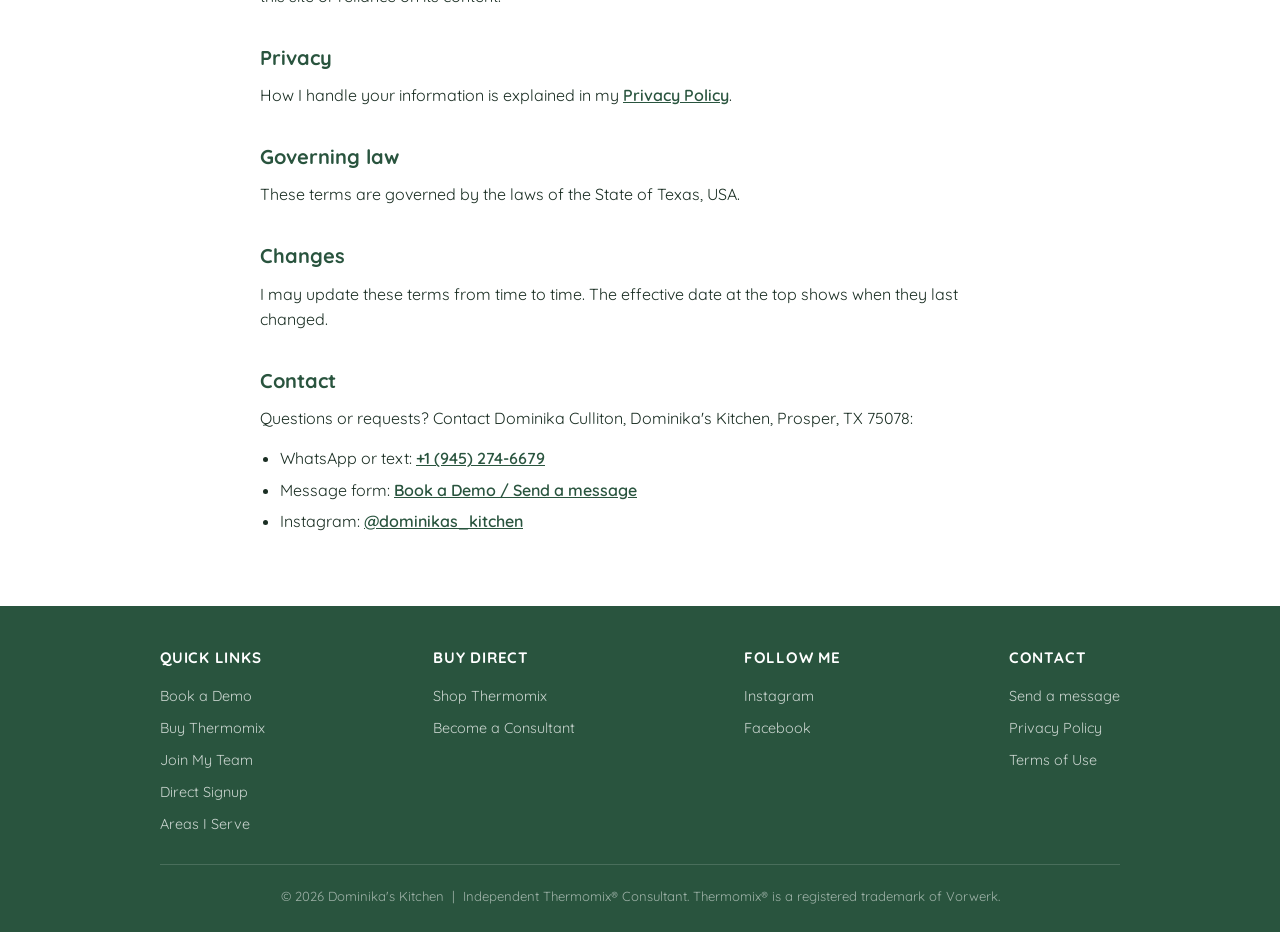
<file: terms.html>
<!DOCTYPE html>
<html lang="en">
<head>
  <meta charset="UTF-8">
  <meta name="viewport" content="width=device-width, initial-scale=1">
  <title>Terms of Use | Dominika's Kitchen</title>
  <meta name="description" content="Terms of use for dominikas-kitchen.com, the website of Dominika Culliton, independent Thermomix consultant in Prosper, TX.">
  <link rel="canonical" href="https://dominikas-kitchen.com/terms.html">

  <link rel="preconnect" href="https://fonts.googleapis.com">
  <link rel="preconnect" href="https://fonts.gstatic.com" crossorigin>
  <link href="https://fonts.googleapis.com/css2?family=Quicksand:wght@400;500;600;700&display=swap" rel="stylesheet">
  <link rel="stylesheet" href="styles.css">

  <!-- Google tag (gtag.js) -->
  <script async src="https://www.googletagmanager.com/gtag/js?id=G-20V0VRV7GB"></script>
  <script>
    window.dataLayer = window.dataLayer || [];
    function gtag(){dataLayer.push(arguments);}
    gtag('js', new Date());
    gtag('config', 'G-20V0VRV7GB');
  </script>
</head>
<body>

  <!-- ===== STICKY NAV ===== -->
  <nav class="site-nav">
    <a class="nav-logo" href="index.html">Dominika's Kitchen</a>

    <input type="checkbox" id="nav-toggle" class="nav-toggle">
    <label for="nav-toggle" class="nav-hamburger" aria-label="Toggle menu">&#9776;</label>

    <div class="nav-menu">
      <ul class="nav-links">
        <li><a href="index.html">Home</a></li>
        <li><a href="buy.html">Buy Thermomix</a></li>
        <li><a href="join-team.html">Join My Team</a></li>
      </ul>
      <div class="nav-cta">
        <a href="book-demo.html" class="btn-primary">Book a Demo</a>
        <a href="buy.html" class="btn-outline">Buy</a>
      </div>
    </div>
  </nav>

  <!-- ===== PAGE HERO ===== -->
  <div class="page-hero">
    <h1>Terms of Use</h1>
    <p>The ground rules for using this website.</p>
  </div>

  <!-- ===== LEGAL CONTENT ===== -->
  <section class="legal-section">
    <div class="legal-wrap">

      <p class="legal-date">Effective date: November 12, 2026</p>

      <p>These terms apply to your use of dominikas-kitchen.com, run by Dominika Culliton, an independent Thermomix consultant based in Prosper, Texas ("I", "me"). By using this site you agree to them.</p>

      <h2>About this website</h2>
      <p>This site shares information about Thermomix demos, buying a Thermomix, and becoming a Thermomix consultant. I am an independent consultant. This is my own website, not an official Thermomix or Vorwerk website. Thermomix&reg;, TM7&trade;, TM6&reg; and Cookidoo&reg; are trademarks of Vorwerk.</p>

      <h2>Purchases and offers</h2>
      <p>All Thermomix purchases are made on the official Thermomix website. Prices, promotions, financing, shipping, returns and warranties are set by Thermomix / Vorwerk and governed by their terms at checkout. I describe current offers in good faith, but offers can change or sell out, and the official Thermomix terms always apply if anything on this site differs. Financing is provided by third parties such as Bread and Affirm and is subject to credit approval.</p>

      <h2>Demos</h2>
      <p>Demos are free and come with no obligation to buy. Submitting a booking request doesn't guarantee a particular date or time; I'll confirm with you directly. In-person demos depend on location and availability.</p>

      <h2>The consultant opportunity</h2>
      <p>Information about becoming a Thermomix consultant is for general guidance only. Any earnings or results I mention are not typical and not guaranteed. What you earn depends on your own effort, skills, time and local market. Registration, compensation and consultant terms are set by Thermomix / Vorwerk.</p>

      <h2>Recipes and cooking information</h2>
      <p>Recipes and tips are shared for general information. Please check ingredients for allergies and dietary needs, and always follow the safety instructions in your Thermomix manual.</p>

      <h2>Links to other websites</h2>
      <p>This site links to other websites, including Thermomix, Instagram, Facebook and WhatsApp. I'm not responsible for their content, policies or practices.</p>

      <h2>Content on this site</h2>
      <p>The text, photos and videos on this site belong to me unless otherwise noted. Please don't copy or reuse them without permission.</p>

      <h2>No warranties and limitation of liability</h2>
      <p>This site is provided "as is". I do my best to keep it accurate and up to date but can't guarantee that it always is. To the extent the law allows, I'm not liable for any loss or damage arising from your use of this site or reliance on its content.</p>

      <h2>Privacy</h2>
      <p>How I handle your information is explained in my <a href="privacy.html">Privacy Policy</a>.</p>

      <h2>Governing law</h2>
      <p>These terms are governed by the laws of the State of Texas, USA.</p>

      <h2>Changes</h2>
      <p>I may update these terms from time to time. The effective date at the top shows when they last changed.</p>

      <h2>Contact</h2>
      <p>Questions or requests? Contact Dominika Culliton, Dominika's Kitchen, Prosper, TX 75078:</p>
      <ul>
        <li>WhatsApp or text: <a href="https://wa.me/19452746679" target="_blank" rel="noopener">+1 (945) 274-6679</a></li>
        <li>Message form: <a href="book-demo.html">Book a Demo / Send a message</a></li>
        <li>Instagram: <a href="https://www.instagram.com/dominikas_kitchen" target="_blank" rel="noopener">@dominikas_kitchen</a></li>
      </ul>
    </div>
  </section>

  <!-- ===== FOOTER ===== -->
  <footer class="site-footer">
    <div class="footer-grid">
      <div class="footer-col">
        <h4>Quick Links</h4>
        <ul>
          <li><a href="book-demo.html">Book a Demo</a></li>
          <li><a href="buy.html">Buy Thermomix</a></li>
          <li><a href="join-team.html">Join My Team</a></li>
          <li><a href="direct-signup.html">Direct Signup</a></li>
          <li><a href="areas.html">Areas I Serve</a></li>
        </ul>
      </div>
      <div class="footer-col">
        <h4>Buy Direct</h4>
        <ul>
          <li><a href="https://shop.thermomix.com/consultant/104720" target="_blank" rel="noopener">Shop Thermomix</a></li>
          <li><a href="https://register.thermomix.com/104720" target="_blank" rel="noopener">Become a Consultant</a></li>
        </ul>
      </div>
      <div class="footer-col">
        <h4>Follow Me</h4>
        <ul>
          <li><a href="https://www.instagram.com/dominikas_kitchen?igsh=MXEwbjd0YnpvM283cw%3D%3D&utm_source=qr" target="_blank" rel="noopener">Instagram</a></li>
          <li><a href="https://www.facebook.com/share/1LTe2RwdQE/?mibextid=wwXIfr" target="_blank" rel="noopener">Facebook</a></li>
        </ul>
      </div>
      <div class="footer-col">
        <h4>Contact</h4>
        <ul>
          <li><a href="book-demo.html">Send a message</a></li>
          <li><a href="privacy.html">Privacy Policy</a></li>
          <li><a href="terms.html">Terms of Use</a></li>
        </ul>
      </div>
    </div>
    <div class="footer-bottom">
      <p>&copy; 2026 Dominika's Kitchen &nbsp;|&nbsp; Independent Thermomix&reg; Consultant. Thermomix&reg; is a registered trademark of Vorwerk.</p>
    </div>
  </footer>

  <a href="https://wa.me/19452746679" class="whatsapp-float" target="_blank" rel="noopener" aria-label="Chat with Dominika on WhatsApp">
    <svg xmlns="http://www.w3.org/2000/svg" width="22" height="22" viewBox="0 0 24 24" fill="white"><path d="M17.472 14.382c-.297-.149-1.758-.867-2.03-.967-.273-.099-.471-.148-.67.15-.197.297-.767.966-.94 1.164-.173.199-.347.223-.644.075-.297-.15-1.255-.463-2.39-1.475-.883-.788-1.48-1.761-1.653-2.059-.173-.297-.018-.458.13-.606.134-.133.298-.347.446-.52.149-.174.198-.298.298-.497.099-.198.05-.371-.025-.52-.075-.149-.669-1.612-.916-2.207-.242-.579-.487-.5-.669-.51-.173-.008-.371-.01-.57-.01-.198 0-.52.074-.792.372-.272.297-1.04 1.016-1.04 2.479 0 1.462 1.065 2.875 1.213 3.074.149.198 2.096 3.2 5.077 4.487.709.306 1.262.489 1.694.625.712.227 1.36.195 1.871.118.571-.085 1.758-.719 2.006-1.413.248-.694.248-1.289.173-1.413-.074-.124-.272-.198-.57-.347m-5.421 7.403h-.004a9.87 9.87 0 01-5.031-1.378l-.361-.214-3.741.982.998-3.648-.235-.374a9.86 9.86 0 01-1.51-5.26c.001-5.45 4.436-9.884 9.888-9.884 2.64 0 5.122 1.03 6.988 2.898a9.825 9.825 0 012.893 6.994c-.003 5.45-4.437 9.884-9.885 9.884m8.413-18.297A11.815 11.815 0 0012.05 0C5.495 0 .16 5.335.157 11.892c0 2.096.547 4.142 1.588 5.945L.057 24l6.305-1.654a11.882 11.882 0 005.683 1.448h.005c6.554 0 11.89-5.335 11.893-11.893a11.821 11.821 0 00-3.48-8.413z"/></svg>
    <span>WhatsApp</span>
  </a>
  <script src="offer.js" defer></script>
</body>
</html>
</file>
<file: styles.css>
/* ============================================================
   Dominika's Kitchen — Shared Stylesheet
   ============================================================ */

/* Font is loaded via <link> in each page's <head> (faster than @import) */

/* --- CSS Variables --- */
:root {
  --green-dark:   #29543e;
  --green-btn:    #2ecc71;
  --green-hover:  #27ae60;
  --green-light:  #e5f7eb;
  --white:        #fff;
  --text-dark:    #1a2e23;
  --text-mid:     #3d6b52;
  --shadow:       0 4px 20px rgba(41, 84, 62, 0.12);
  --radius:       10px;
  --nav-height:   64px;
}

/* --- Reset / Base --- */
*, *::before, *::after { box-sizing: border-box; margin: 0; padding: 0; }

html { scroll-behavior: smooth; }

body {
  font-family: 'Quicksand', Arial, sans-serif;
  background: var(--white);
  color: var(--text-dark);
  line-height: 1.6;
}

a { color: inherit; text-decoration: none; }
img { display: block; max-width: 100%; height: auto; }

/* ============================================================
   STICKY NAV
   ============================================================ */
.site-nav {
  position: sticky;
  top: 0;
  z-index: 1000;
  background: var(--green-dark);
  color: var(--white);
  height: var(--nav-height);
  display: flex;
  align-items: center;
  padding: 0 1.5rem;
  gap: 1rem;
  box-shadow: 0 2px 12px rgba(0,0,0,0.18);
}

.nav-logo {
  font-size: 1.2rem;
  font-weight: 700;
  white-space: nowrap;
  color: var(--white);
  flex-shrink: 0;
}

/* Hidden checkbox toggle */
.nav-toggle { display: none; }

/* Hamburger icon — hidden on desktop */
.nav-hamburger {
  display: none;
  cursor: pointer;
  font-size: 1.6rem;
  line-height: 1;
  color: var(--white);
  user-select: none;
  flex-shrink: 0;
}

/* nav-menu wraps links + cta, sits between logo and hamburger on desktop */
.nav-menu {
  display: flex;
  flex: 1;
  align-items: center;
  gap: 1rem;
}

/* Link list */
.nav-links {
  display: flex;
  align-items: center;
  gap: 0.25rem;
  flex: 1;
  list-style: none;
}

.nav-links a {
  padding: 0.4em 0.75em;
  border-radius: 6px;
  font-weight: 600;
  font-size: 0.95rem;
  color: rgba(255,255,255,0.88);
  transition: background 0.15s, color 0.15s;
  white-space: nowrap;
}

.nav-links a:hover,
.nav-links a.active {
  background: rgba(255,255,255,0.12);
  color: var(--white);
}

/* Right-side CTA buttons */
.nav-cta {
  display: flex;
  gap: 0.5rem;
  flex-shrink: 0;
}

.nav-cta .btn-primary {
  background: var(--green-btn);
  color: var(--white);
  padding: 0.45em 1.1em;
  border-radius: 20px;
  font-weight: 700;
  font-size: 0.9rem;
  white-space: nowrap;
  transition: background 0.2s;
}

.nav-cta .btn-primary:hover { background: var(--green-hover); }

.nav-cta .btn-outline {
  border: 2px solid rgba(255,255,255,0.7);
  color: var(--white);
  padding: 0.4em 1em;
  border-radius: 20px;
  font-weight: 700;
  font-size: 0.9rem;
  white-space: nowrap;
  transition: border-color 0.2s, background 0.2s;
}

.nav-cta .btn-outline:hover {
  border-color: var(--white);
  background: rgba(255,255,255,0.1);
}

/* --- Mobile Nav --- */
@media (max-width: 768px) {
  .site-nav {
    flex-wrap: wrap;
    height: auto;
    min-height: var(--nav-height);
    align-items: center;
    padding: 0 1rem;
    row-gap: 0;
  }

  .site-nav .nav-logo { flex: 1; line-height: var(--nav-height); }

  .nav-hamburger { display: block; line-height: var(--nav-height); }

  /* Collapse the menu div on mobile */
  .nav-menu {
    display: none;
    flex-direction: column;
    align-items: stretch;
    width: 100%;
    gap: 0;
    padding: 0.5rem 0 1rem;
  }

  /* Show menu when checkbox is checked */
  .nav-toggle:checked ~ .nav-menu { display: flex; }

  .nav-links {
    flex-direction: column;
    align-items: flex-start;
    gap: 0;
  }

  .nav-links a {
    display: block;
    padding: 0.75em 0.5em;
    border-bottom: 1px solid rgba(255,255,255,0.1);
    font-size: 1rem;
    width: 100%;
  }

  .nav-cta {
    flex-direction: column;
    gap: 0.5rem;
    margin-top: 0.75rem;
  }

  .nav-cta .btn-primary,
  .nav-cta .btn-outline {
    width: 100%;
    text-align: center;
    padding: 0.75em 1em;
    border-radius: 8px;
  }
}

/* ============================================================
   BUTTONS (standalone, not nav)
   ============================================================ */
.btn {
  display: inline-block;
  padding: 0.75em 1.75em;
  border-radius: 28px;
  font-family: inherit;
  font-size: 1rem;
  font-weight: 700;
  cursor: pointer;
  transition: background 0.2s, border-color 0.2s, color 0.2s;
  border: 2px solid transparent;
  text-align: center;
}

.btn-green {
  background: var(--green-btn);
  color: var(--white);
  border-color: var(--green-btn);
}

.btn-green:hover {
  background: var(--green-hover);
  border-color: var(--green-hover);
}

.btn-green-outline {
  background: transparent;
  color: var(--green-dark);
  border-color: var(--green-dark);
}

.btn-green-outline:hover {
  background: var(--green-dark);
  color: var(--white);
}

.btn-lg { padding: 1em 2.5em; font-size: 1.15rem; }

/* ============================================================
   PAGE WRAPPER
   ============================================================ */
.page-content {
  max-width: 960px;
  margin: 0 auto;
  padding: 2.5rem 1.5rem 4rem;
}

.section-title {
  font-size: 1.9rem;
  font-weight: 700;
  color: var(--green-dark);
  text-align: center;
  margin-bottom: 0.5rem;
}

.section-sub {
  text-align: center;
  color: var(--text-mid);
  font-size: 1.05rem;
  margin-bottom: 2.5rem;
}

/* ============================================================
   HERO (Home)
   ============================================================ */
.hero {
  background: var(--green-light);
  padding: 4rem 1.5rem 3.5rem;
  text-align: center;
}

.hero h1 {
  font-size: clamp(2rem, 5vw, 3rem);
  font-weight: 700;
  color: var(--green-dark);
  margin-bottom: 0.5rem;
  line-height: 1.2;
}

.hero-sub {
  font-size: 1.2rem;
  color: var(--text-mid);
  margin-bottom: 2rem;
  max-width: 600px;
  margin-left: auto;
  margin-right: auto;
}

.hero-img-round {
  width: 180px;
  height: 180px;
  border-radius: 50%;
  object-fit: cover;
  border: 5px solid var(--green-dark);
  margin: 0 auto 1.75rem;
  box-shadow: var(--shadow);
}

.hero-btns {
  display: flex;
  flex-wrap: wrap;
  gap: 0.75rem;
  justify-content: center;
  margin-bottom: 1.25rem;
}

.hero-secondary {
  display: flex;
  flex-wrap: wrap;
  gap: 1.5rem;
  justify-content: center;
  font-size: 0.95rem;
  color: var(--text-mid);
}

.hero-secondary a {
  color: var(--green-dark);
  font-weight: 600;
  text-decoration: underline;
  text-underline-offset: 3px;
}

/* ============================================================
   HOW IT WORKS STRIP
   ============================================================ */
.steps-strip {
  background: var(--green-dark);
  color: var(--white);
  padding: 3rem 1.5rem;
  text-align: center;
}

.steps-strip .section-title { color: var(--white); }
.steps-strip .section-sub   { color: rgba(255,255,255,0.75); }

.steps-grid {
  display: flex;
  gap: 1.5rem;
  justify-content: center;
  flex-wrap: wrap;
  max-width: 860px;
  margin: 0 auto;
}

.step-card {
  flex: 1 1 220px;
  max-width: 260px;
  background: rgba(255,255,255,0.08);
  border-radius: var(--radius);
  padding: 1.75rem 1.25rem;
  position: relative;
}

.step-num {
  font-size: 2.5rem;
  font-weight: 700;
  opacity: 0.25;
  line-height: 1;
  margin-bottom: 0.5rem;
}

.step-card h3 {
  font-size: 1.1rem;
  font-weight: 700;
  margin-bottom: 0.5rem;
}

.step-card p { font-size: 0.95rem; opacity: 0.85; }

/* ============================================================
   BENEFITS STRIP
   ============================================================ */
.benefits-strip {
  background: var(--white);
  padding: 3.5rem 1.5rem;
  text-align: center;
}

.benefits-grid {
  display: flex;
  gap: 1.25rem;
  justify-content: center;
  flex-wrap: wrap;
  max-width: 960px;
  margin: 0 auto;
}

.benefit-tile {
  flex: 1 1 180px;
  max-width: 210px;
  background: var(--green-light);
  border-radius: var(--radius);
  padding: 1.75rem 1rem;
  display: flex;
  flex-direction: column;
  align-items: center;
  gap: 0.75rem;
}

.benefit-icon { font-size: 2.4rem; }

.benefit-tile h3 {
  font-size: 1rem;
  font-weight: 700;
  color: var(--green-dark);
}

.benefit-tile p {
  font-size: 0.9rem;
  color: var(--text-mid);
}

/* ============================================================
   TESTIMONIALS
   ============================================================ */
.testimonials-strip {
  background: var(--green-light);
  padding: 3.5rem 1.5rem;
  text-align: center;
}

.testimonials-grid {
  display: flex;
  gap: 1.25rem;
  justify-content: center;
  flex-wrap: wrap;
  max-width: 960px;
  margin: 0 auto;
}

.testimonial-card {
  flex: 1 1 240px;
  max-width: 300px;
  background: var(--white);
  border-radius: var(--radius);
  padding: 1.5rem 1.25rem;
  box-shadow: var(--shadow);
  text-align: left;
}

.testimonial-stars { color: #f39c12; font-size: 1.1rem; margin-bottom: 0.5rem; }

.testimonial-card blockquote {
  font-size: 0.95rem;
  color: var(--text-dark);
  margin-bottom: 1rem;
  font-style: italic;
}

.testimonial-author {
  font-weight: 700;
  font-size: 0.9rem;
  color: var(--green-dark);
}

/* ============================================================
   FAQ ACCORDION
   ============================================================ */
.faq-strip {
  background: var(--white);
  padding: 3.5rem 1.5rem;
}

.faq-wrap {
  max-width: 720px;
  margin: 0 auto;
}

.faq-item {
  border-bottom: 1px solid #ddeee6;
  margin-bottom: 0.25rem;
}

.faq-item summary {
  cursor: pointer;
  list-style: none;
  display: flex;
  justify-content: space-between;
  align-items: center;
  padding: 1rem 0.25rem;
  font-weight: 700;
  font-size: 1rem;
  color: var(--green-dark);
  user-select: none;
}

.faq-item summary::-webkit-details-marker { display: none; }

.faq-item summary::after {
  content: '+';
  font-size: 1.4rem;
  font-weight: 400;
  line-height: 1;
  transition: transform 0.2s;
}

.faq-item[open] summary::after {
  transform: rotate(45deg);
}

.faq-answer {
  padding: 0 0.25rem 1rem;
  color: var(--text-mid);
  font-size: 0.97rem;
}

/* ============================================================
   FORM
   ============================================================ */
.form-section {
  background: var(--green-light);
  padding: 3rem 1.5rem;
}

.form-wrap {
  max-width: 600px;
  margin: 0 auto;
  background: var(--white);
  border-radius: var(--radius);
  padding: 2rem 2rem;
  box-shadow: var(--shadow);
}

.form-group {
  display: flex;
  flex-direction: column;
  gap: 1rem;
  margin-bottom: 1rem;
}

.form-row {
  display: flex;
  gap: 1rem;
  flex-wrap: wrap;
}

.form-row .form-field { flex: 1 1 180px; }

.form-field {
  display: flex;
  flex-direction: column;
  gap: 0.3rem;
}

.form-field label {
  font-size: 0.9rem;
  font-weight: 600;
  color: var(--green-dark);
}

.form-field input,
.form-field select,
.form-field textarea {
  padding: 0.7em 0.9em;
  border: 1.5px solid #b5d9c6;
  border-radius: 6px;
  font-family: inherit;
  font-size: 1rem;
  color: var(--text-dark);
  background: #fff;
  transition: border-color 0.2s;
}

.form-field input:focus,
.form-field select:focus,
.form-field textarea:focus {
  outline: none;
  border-color: var(--green-dark);
}

.form-field textarea { resize: vertical; min-height: 80px; }

.form-submit { margin-top: 1.25rem; }

/* Thank-you message */
.thank-you {
  display: none;
  text-align: center;
  padding: 2rem;
  color: var(--green-dark);
}

.thank-you h3 { font-size: 1.5rem; margin-bottom: 0.75rem; }
.thank-you p  { color: var(--text-mid); margin-bottom: 1.25rem; }

/* ============================================================
   PAGE INTRO (inner pages)
   ============================================================ */
.page-hero {
  background: var(--green-light);
  padding: 3rem 1.5rem 2.5rem;
  text-align: center;
}

.page-hero h1 {
  font-size: clamp(1.7rem, 4vw, 2.5rem);
  font-weight: 700;
  color: var(--green-dark);
  margin-bottom: 0.6rem;
}

.page-hero p {
  color: var(--text-mid);
  max-width: 640px;
  margin: 0 auto;
  font-size: 1.05rem;
}

/* ============================================================
   BUY PAGE
   ============================================================ */
.buy-block {
  text-align: center;
  padding: 3rem 1.5rem;
  max-width: 640px;
  margin: 0 auto;
}

.buy-block p {
  color: var(--text-mid);
  font-size: 1.05rem;
  margin-bottom: 2rem;
}

.trust-badge {
  display: inline-flex;
  align-items: center;
  gap: 0.5rem;
  background: var(--green-light);
  color: var(--green-dark);
  border-radius: 8px;
  padding: 0.65em 1.25em;
  font-weight: 600;
  font-size: 0.95rem;
  margin-top: 1.25rem;
}

.financing-note {
  background: #f8fdf9;
  border-left: 3px solid var(--green-btn);
  border-radius: 0 var(--radius) var(--radius) 0;
  padding: 1rem 1.25rem;
  color: var(--text-mid);
  font-size: 0.97rem;
  text-align: left;
  margin-top: 2rem;
}

/* ============================================================
   JOIN TEAM PAGE
   ============================================================ */
.two-col {
  display: flex;
  gap: 2.5rem;
  flex-wrap: wrap;
  max-width: 880px;
  margin: 0 auto 2.5rem;
  padding: 0 1.5rem;
}

.two-col-text { flex: 1 1 280px; color: var(--text-mid); font-size: 1rem; }
.two-col-text h2 { color: var(--green-dark); font-size: 1.5rem; margin-bottom: 0.75rem; }
.two-col-text ul { padding-left: 1.25rem; display: flex; flex-direction: column; gap: 0.4rem; }

.join-steps-strip {
  background: var(--green-dark);
  color: var(--white);
  padding: 3rem 1.5rem;
  text-align: center;
}

.join-steps-strip .section-title { color: var(--white); }
.join-steps-strip .section-sub   { color: rgba(255,255,255,0.75); }

.join-cta-strip {
  background: var(--green-light);
  padding: 3rem 1.5rem;
  text-align: center;
}

.join-cta-strip h2 {
  font-size: 1.6rem;
  font-weight: 700;
  color: var(--green-dark);
  margin-bottom: 0.5rem;
}

.join-cta-strip p {
  color: var(--text-mid);
  margin-bottom: 1.75rem;
}

.join-cta-btns {
  display: flex;
  flex-wrap: wrap;
  gap: 1rem;
  justify-content: center;
}

/* ============================================================
   DIRECT SIGNUP PAGE
   ============================================================ */
.direct-block {
  text-align: center;
  max-width: 560px;
  margin: 4rem auto;
  padding: 0 1.5rem;
}

.direct-block h1 {
  font-size: 2rem;
  font-weight: 700;
  color: var(--green-dark);
  margin-bottom: 1rem;
}

.direct-block p {
  color: var(--text-mid);
  font-size: 1.05rem;
  margin-bottom: 2rem;
}

.trust-note {
  margin-top: 1.25rem;
  font-size: 0.9rem;
  color: var(--text-mid);
}

/* ============================================================
   FOOTER
   ============================================================ */
.site-footer {
  background: var(--green-dark);
  color: rgba(255,255,255,0.85);
  padding: 2.5rem 1.5rem 1.5rem;
  margin-top: 0;
}

.footer-grid {
  display: flex;
  flex-wrap: wrap;
  gap: 2rem;
  max-width: 960px;
  margin: 0 auto 1.75rem;
  justify-content: space-between;
}

.footer-col h4 {
  color: var(--white);
  font-size: 0.95rem;
  font-weight: 700;
  margin-bottom: 0.75rem;
  text-transform: uppercase;
  letter-spacing: 0.05em;
}

.footer-col ul {
  list-style: none;
  display: flex;
  flex-direction: column;
  gap: 0.4rem;
}

.footer-col a {
  color: rgba(255,255,255,0.75);
  font-size: 0.9rem;
  transition: color 0.15s;
}

.footer-col a:hover { color: var(--white); }

.footer-bottom {
  border-top: 1px solid rgba(255,255,255,0.15);
  padding-top: 1.25rem;
  text-align: center;
  font-size: 0.82rem;
  color: rgba(255,255,255,0.55);
  max-width: 960px;
  margin: 0 auto;
  line-height: 1.7;
}

/* ============================================================
   STORY STRIP (Home page)
   ============================================================ */
.story-strip {
  background: var(--white);
  padding: 3.5rem 1.5rem;
}

.story-wrap {
  max-width: 760px;
  margin: 0 auto;
}

.story-body {
  color: var(--text-mid);
  font-size: 1.03rem;
  line-height: 1.8;
}

.story-body p { margin-bottom: 1rem; }
.story-body p:last-child { margin-bottom: 0; }

.story-body blockquote {
  border-left: 3px solid var(--green-btn);
  padding-left: 1rem;
  margin: 1.25rem 0;
  font-style: italic;
  color: var(--text-dark);
}

/* ============================================================
   PROMISE STRIP (Home page)
   ============================================================ */
.promise-strip {
  background: var(--green-dark);
  color: var(--white);
  padding: 2.75rem 1.5rem;
  text-align: center;
}

.promise-strip h2 {
  font-size: 1.6rem;
  font-weight: 700;
  margin-bottom: 0.75rem;
}

.promise-strip p {
  max-width: 600px;
  margin: 0 auto 0.4rem;
  font-size: 1.03rem;
  opacity: 0.9;
  line-height: 1.7;
}

/* ============================================================
   BUY — WHY BUY WITH ME (personal two-col layout)
   ============================================================ */
.why-buy-section {
  background: var(--green-light);
  padding: 3.5rem 1.5rem;
}

.why-buy-wrap {
  max-width: 860px;
  margin: 0 auto;
  display: flex;
  gap: 3rem;
  flex-wrap: wrap;
  align-items: flex-start;
}

.why-buy-col { flex: 1 1 280px; }

.why-buy-col h3 {
  font-size: 1.15rem;
  font-weight: 700;
  color: var(--green-dark);
  margin-bottom: 0.75rem;
}

.why-buy-col p {
  color: var(--text-mid);
  font-size: 0.97rem;
  line-height: 1.7;
  margin-bottom: 0.75rem;
}

.why-buy-col ul {
  padding-left: 1.25rem;
  color: var(--text-mid);
  font-size: 0.97rem;
  display: flex;
  flex-direction: column;
  gap: 0.35rem;
}

/* ============================================================
   VIDEO SECTION
   ============================================================ */
.video-strip {
  background: var(--white);
  padding: 3.5rem 1.5rem;
  text-align: center;
}

.video-wrap {
  max-width: 480px;
  margin: 0 auto;
}

.video-player {
  width: 100%;
  border-radius: var(--radius);
  box-shadow: 0 8px 40px rgba(41, 84, 62, 0.18);
  display: block;
  background: #000;
}

/* ============================================================
   TM7 PRODUCT SECTION
   ============================================================ */
.tm7-section {
  background: #0d1a13;
  padding: 4rem 1.5rem;
  display: flex;
  align-items: center;
  gap: 3rem;
  flex-wrap: wrap;
  justify-content: center;
}

.tm7-image {
  flex: 1 1 300px;
  max-width: 480px;
}

.tm7-image img {
  width: 100%;
  border-radius: var(--radius);
}

.tm7-text {
  flex: 1 1 280px;
  max-width: 420px;
  color: var(--white);
}

.tm7-text h2 {
  font-size: clamp(1.6rem, 3vw, 2.2rem);
  font-weight: 700;
  margin-bottom: 1rem;
  line-height: 1.2;
}

.tm7-text h2 span {
  color: #2ecc71;
}

.tm7-text p {
  color: rgba(255,255,255,0.75);
  font-size: 1rem;
  line-height: 1.7;
  margin-bottom: 1.25rem;
}

.tm7-text ul {
  list-style: none;
  padding: 0;
  margin-bottom: 1.75rem;
  display: flex;
  flex-direction: column;
  gap: 0.5rem;
}

.tm7-text ul li {
  color: rgba(255,255,255,0.85);
  font-size: 0.97rem;
  display: flex;
  align-items: center;
  gap: 0.5rem;
}

.tm7-text ul li::before {
  content: '✓';
  color: #2ecc71;
  font-weight: 700;
  flex-shrink: 0;
}

/* ============================================================
   HERO — small refinements
   ============================================================ */
@media (min-width: 769px) {
  .hero-img-round {
    width: 200px;
    height: 200px;
  }
}

/* ============================================================
   WHATSAPP FLOATING BUTTON
   ============================================================ */
.whatsapp-float {
  position: fixed;
  bottom: 1.5rem;
  right: 1.5rem;
  z-index: 1100;
  background: #25D366;
  color: #fff;
  border-radius: 50px;
  padding: 0.7rem 1.2rem;
  display: flex;
  align-items: center;
  gap: 0.5rem;
  font-family: inherit;
  font-weight: 700;
  font-size: 0.95rem;
  text-decoration: none;
  box-shadow: 0 4px 20px rgba(37, 211, 102, 0.45);
  transition: transform 0.2s, box-shadow 0.2s;
  white-space: nowrap;
}

.whatsapp-float:hover {
  transform: translateY(-3px);
  box-shadow: 0 8px 28px rgba(37, 211, 102, 0.55);
  color: #fff;
}

.whatsapp-float svg {
  flex-shrink: 0;
}

@media (max-width: 480px) {
  .whatsapp-float span { display: none; }
  .whatsapp-float { padding: 0.85rem; border-radius: 50%; }
}

/* ============================================================
   UTILITY
   ============================================================ */
.text-center { text-align: center; }
.mt-1 { margin-top: 1rem; }
.mt-2 { margin-top: 2rem; }
.mb-2 { margin-bottom: 2rem; }
.spacer { height: 2rem; }

/* ============================================================
   MONTHLY OFFER (bar injected by offer.js + on-page sections)
   ============================================================ */
.offer-bar {
  background: #f6c945;
  color: var(--text-dark);
  text-align: center;
  font-size: 0.92rem;
  padding: 0.55rem 1rem;
  line-height: 1.4;
}
.offer-bar a {
  font-weight: 700;
  text-decoration: underline;
  white-space: nowrap;
}

.offer-section {
  background: var(--green-light);
  border-top: 4px solid #f6c945;
  border-bottom: 4px solid #f6c945;
  padding: 3rem 1.5rem;
  text-align: center;
}
.offer-section[hidden], .offer-inline[hidden] { display: none; }
.offer-eyebrow {
  display: inline-block;
  background: #f6c945;
  color: var(--text-dark);
  font-weight: 700;
  font-size: 0.85rem;
  letter-spacing: 0.03em;
  text-transform: uppercase;
  padding: 0.3em 0.9em;
  border-radius: 999px;
  margin-bottom: 1rem;
}
.offer-section h2 {
  font-size: clamp(1.5rem, 4vw, 2.2rem);
  color: var(--green-dark);
  margin-bottom: 0.75rem;
}
.offer-section > p {
  max-width: 640px;
  margin: 0 auto 1.25rem;
  color: var(--text-mid);
}
.offer-points {
  list-style: none;
  display: inline-block;
  text-align: left;
  margin: 0 auto 1.5rem;
  font-weight: 600;
  color: var(--green-dark);
}
.offer-points li { margin: 0.3rem 0; }
.offer-section .offer-terms {
  font-size: 0.78rem;
  color: #666;
  margin-top: 1.25rem;
}

.offer-inline {
  max-width: 640px;
  margin: 1.5rem auto 0;
  padding: 0.85rem 1.1rem;
  background: #fff8dc;
  border-left: 4px solid #f6c945;
  border-radius: var(--radius);
  font-size: 0.95rem;
}
.offer-inline a { font-weight: 700; text-decoration: underline; }
@media (max-width: 680px) {
  .offer-inline { margin-left: 16px; margin-right: 16px; }
}

/* ============================================================
   LEGAL PAGES (privacy.html, terms.html)
   ============================================================ */
.legal-section { padding: 2.5rem 1.5rem 3.5rem; }
.legal-wrap {
  max-width: 760px;
  margin: 0 auto;
  color: var(--text-dark);
}
.legal-wrap h2 {
  font-size: 1.25rem;
  color: var(--green-dark);
  margin: 2rem 0 0.6rem;
}
.legal-wrap p { margin-bottom: 0.9rem; }
.legal-wrap ul { margin: 0 0 1rem 1.25rem; }
.legal-wrap li { margin: 0.35rem 0; }
.legal-wrap a { color: var(--green-dark); font-weight: 600; text-decoration: underline; }
.legal-date { color: var(--text-mid); font-size: 0.9rem; }
@media (max-width: 680px) {
  .legal-section { padding: 2rem 16px 3rem; }
}

/* ============================================================
   LOOK & FEEL REFRESH (Nov 2026)
   ============================================================ */

/* Home hero: copy + large photo side by side */
.hero-split {
  display: flex;
  flex-direction: row-reverse;
  align-items: center;
  justify-content: center;
  gap: 3rem;
  text-align: left;
  padding: 3.5rem max(1.5rem, calc((100% - 1160px) / 2));
}
.hero-split .hero-photo { flex: 1 1 400px; max-width: 460px; }
.hero-split .hero-photo img {
  width: 100%;
  aspect-ratio: 5 / 6;
  object-fit: cover;
  object-position: 50% 30%;
  border-radius: 18px;
  box-shadow: 0 12px 40px rgba(41, 84, 62, 0.22);
}
.hero-split .hero-copy { flex: 1 1 420px; max-width: 520px; }
.hero-split .hero-sub { margin-left: 0; margin-right: 0; }
.hero-split .hero-btns,
.hero-split .hero-secondary { justify-content: flex-start; }
.hero-hello {
  font-weight: 700;
  color: var(--green-hover);
  font-size: 1.05rem;
  margin-bottom: 0.4rem;
}

@media (max-width: 860px) {
  .hero-split {
    flex-direction: column;
    text-align: center;
    gap: 1.25rem;
    padding: 1.5rem 16px 2.5rem;
  }
  .hero-split .hero-photo { flex: none; width: 100%; max-width: 300px; }
  .hero-split .hero-photo img { aspect-ratio: 1 / 1; object-position: 60% 62%; }
  .hero-split .hero-copy { flex: none; }
  .hero-split .hero-btns,
  .hero-split .hero-secondary { justify-content: center; }
}

/* Story: certificate photo beside shorter text */
.story-split {
  max-width: 1000px;
  display: flex;
  gap: 3rem;
  align-items: flex-start;
}
.story-photo { flex: 0 0 320px; margin: 0; }
.story-photo img {
  width: 100%;
  border-radius: 16px;
  box-shadow: var(--shadow);
}
.story-photo figcaption {
  text-align: center;
  font-size: 0.88rem;
  color: var(--text-mid);
  margin-top: 0.6rem;
  font-weight: 600;
}
.story-text { flex: 1 1 auto; }
.story-text .section-title { text-align: left; margin-bottom: 1.25rem; }
@media (max-width: 760px) {
  .story-split { flex-direction: column; align-items: center; gap: 1.75rem; }
  .story-photo { flex: none; width: 100%; max-width: 300px; }
  .story-text .section-title { text-align: center; }
}

/* Benefits: line icons instead of emoji */
.benefit-icon {
  width: 64px;
  height: 64px;
  border-radius: 50%;
  background: var(--white);
  color: var(--green-dark);
  display: flex;
  align-items: center;
  justify-content: center;
  box-shadow: 0 2px 10px rgba(41, 84, 62, 0.1);
}

/* TM7 section: video replaces the still image, capped height */
.tm7-video { display: flex; justify-content: center; }
.tm7-video .video-player {
  width: auto;
  max-width: 100%;
  max-height: 560px;
  aspect-ratio: 608 / 1080;
  object-fit: cover;
}

/* Buy page: consultant photo */
.why-buy-photo {
  width: 100%;
  max-height: 340px;
  object-fit: cover;
  object-position: 50% 15%;
  border-radius: 14px;
  box-shadow: var(--shadow);
  margin-bottom: 1.25rem;
}

/* Book a Demo: round avatar in the header */
.hero-avatar {
  width: 112px;
  height: 112px;
  border-radius: 50%;
  object-fit: cover;
  object-position: 50% 12%;
  border: 4px solid var(--white);
  box-shadow: var(--shadow);
  margin: 0 auto 1rem;
}
.page-hero .offer-inline { margin-top: 1.5rem; text-align: left; }

/* Join My Team: photo in the header */
.page-hero-photo img {
  width: 100%;
  max-width: 520px;
  aspect-ratio: 16 / 9;
  object-fit: cover;
  object-position: 50% 40%;
  border-radius: 16px;
  box-shadow: var(--shadow);
  margin: 0 auto 1.75rem;
}

/* Offer bar: shorter wording on phones */
.offer-short { display: none; }
@media (max-width: 600px) {
  .offer-long { display: none; }
  .offer-short { display: inline; }
}

.page-hero + .form-section { padding-top: 1rem; }

/* ============================================================
   AREAS I SERVE (areas.html)
   ============================================================ */
.area-cards {
  display: flex;
  flex-wrap: wrap;
  justify-content: center;
  gap: 0.75rem;
  max-width: 900px;
  margin: 2rem auto 0;
}
.area-card {
  background: var(--white);
  border: 2px solid transparent;
  border-radius: var(--radius);
  box-shadow: 0 2px 10px rgba(41, 84, 62, 0.08);
  padding: 0.8rem 1.2rem;
  min-width: 140px;
  display: flex;
  flex-direction: column;
  text-align: center;
  transition: border-color 0.15s;
}
.area-card:hover { border-color: var(--green-btn); }
.area-card strong { color: var(--green-dark); font-size: 1.05rem; }
.area-card span { color: var(--text-mid); font-size: 0.85rem; }

.area-section { padding: 3rem 1.5rem; scroll-margin-top: calc(var(--nav-height) + 1rem); }
.area-alt { background: var(--green-light); }
.area-wrap { max-width: 720px; margin: 0 auto; }
.area-tag {
  color: var(--green-hover);
  font-weight: 700;
  font-size: 0.85rem;
  text-transform: uppercase;
  letter-spacing: 0.04em;
  margin-bottom: 0.3rem;
}
.area-wrap h2 {
  color: var(--green-dark);
  font-size: clamp(1.4rem, 3.5vw, 1.9rem);
  margin-bottom: 0.75rem;
}
.area-wrap > p { color: var(--text-mid); margin-bottom: 1rem; line-height: 1.75; }
.area-wrap ul { padding-left: 1.25rem; color: var(--text-mid); margin-bottom: 1.5rem; }
.area-wrap li { margin: 0.3rem 0; }
@media (max-width: 680px) {
  .area-section { padding: 2.5rem 16px; }
  .area-card { min-width: 0; flex: 1 1 40%; }
}
</file>
